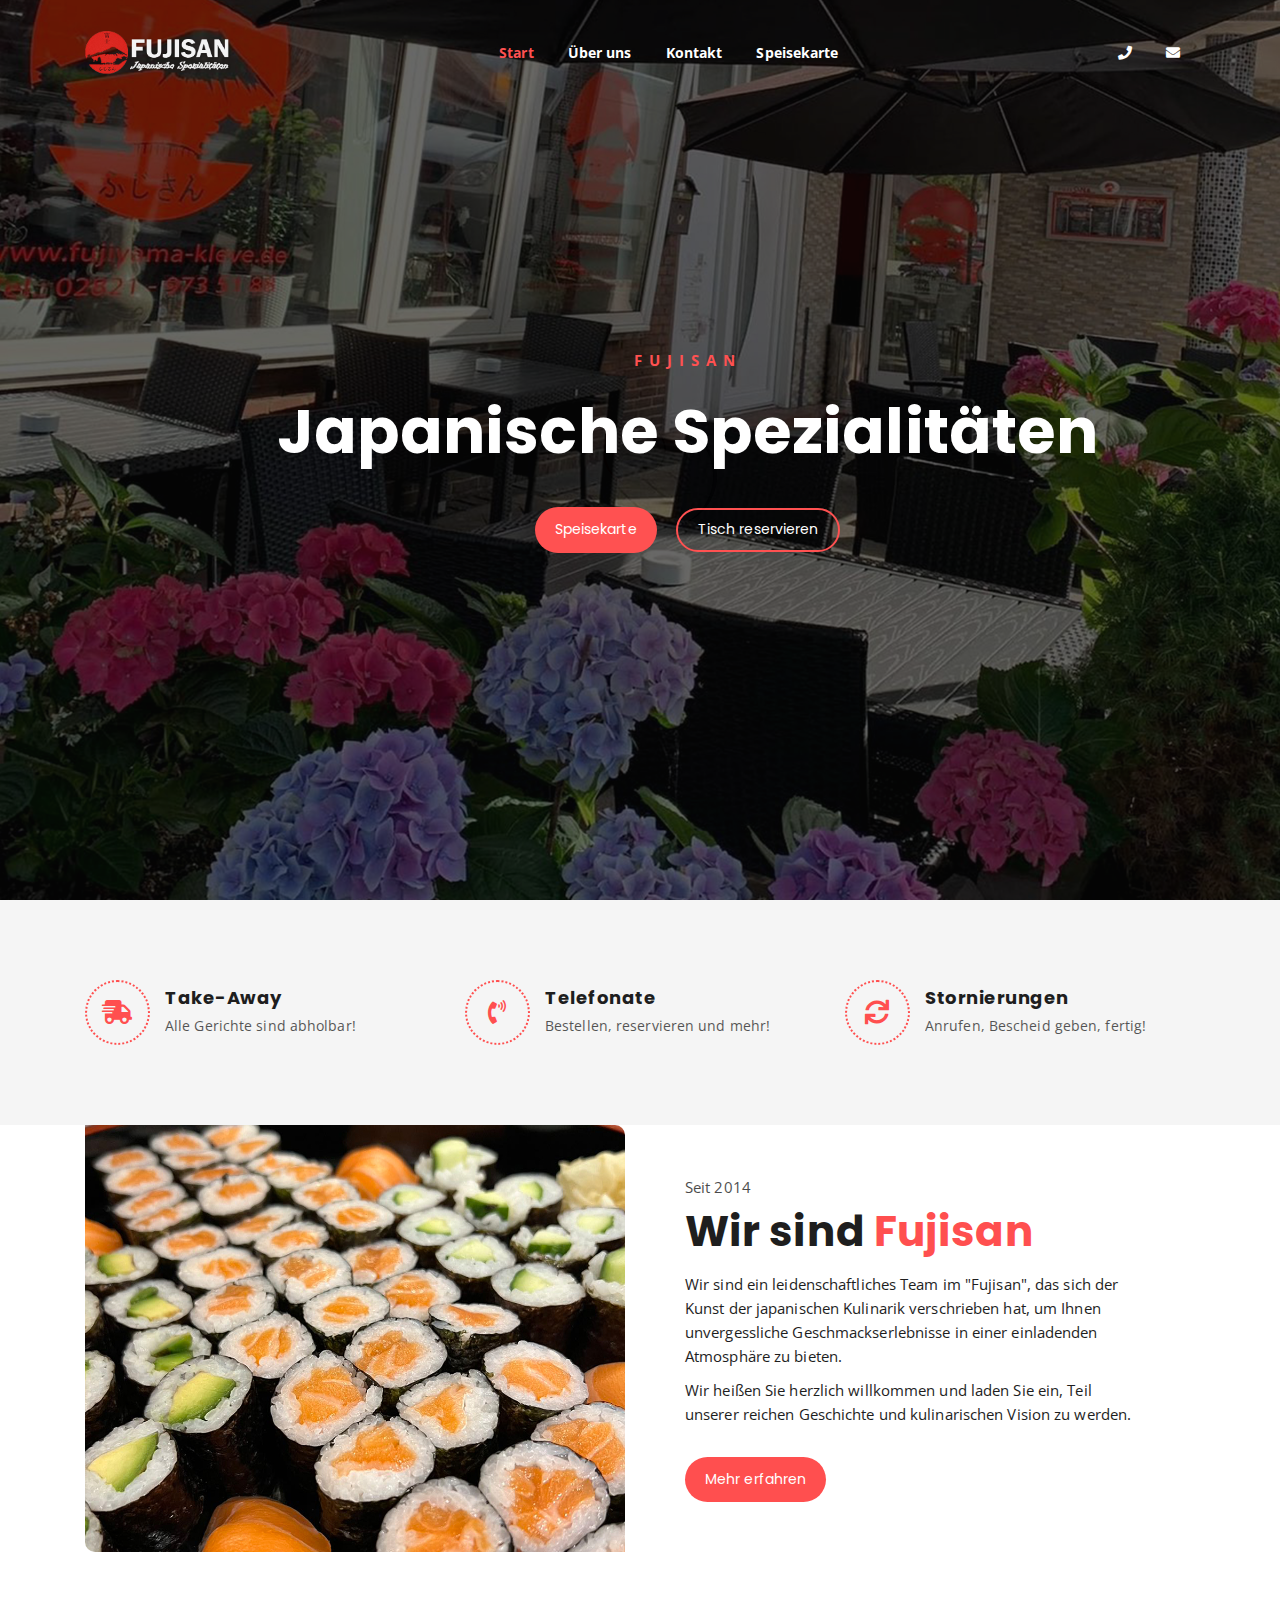
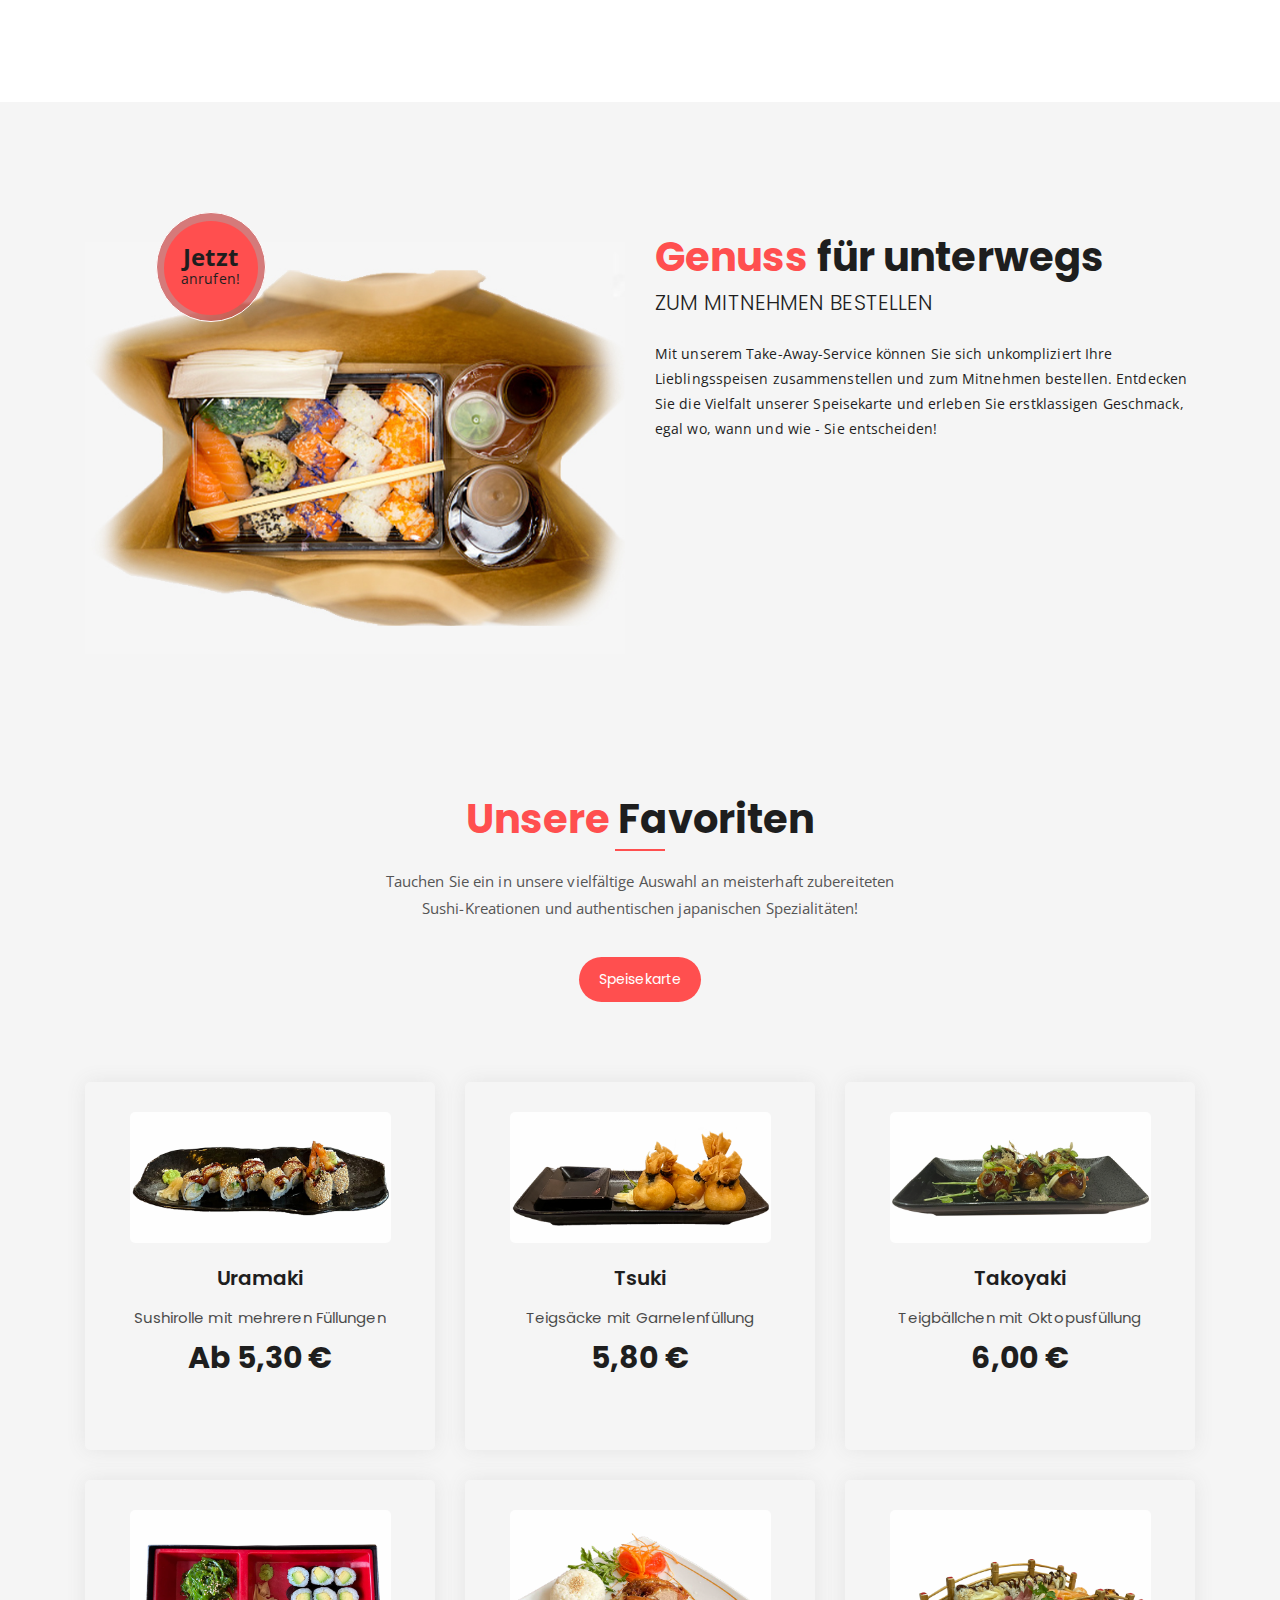
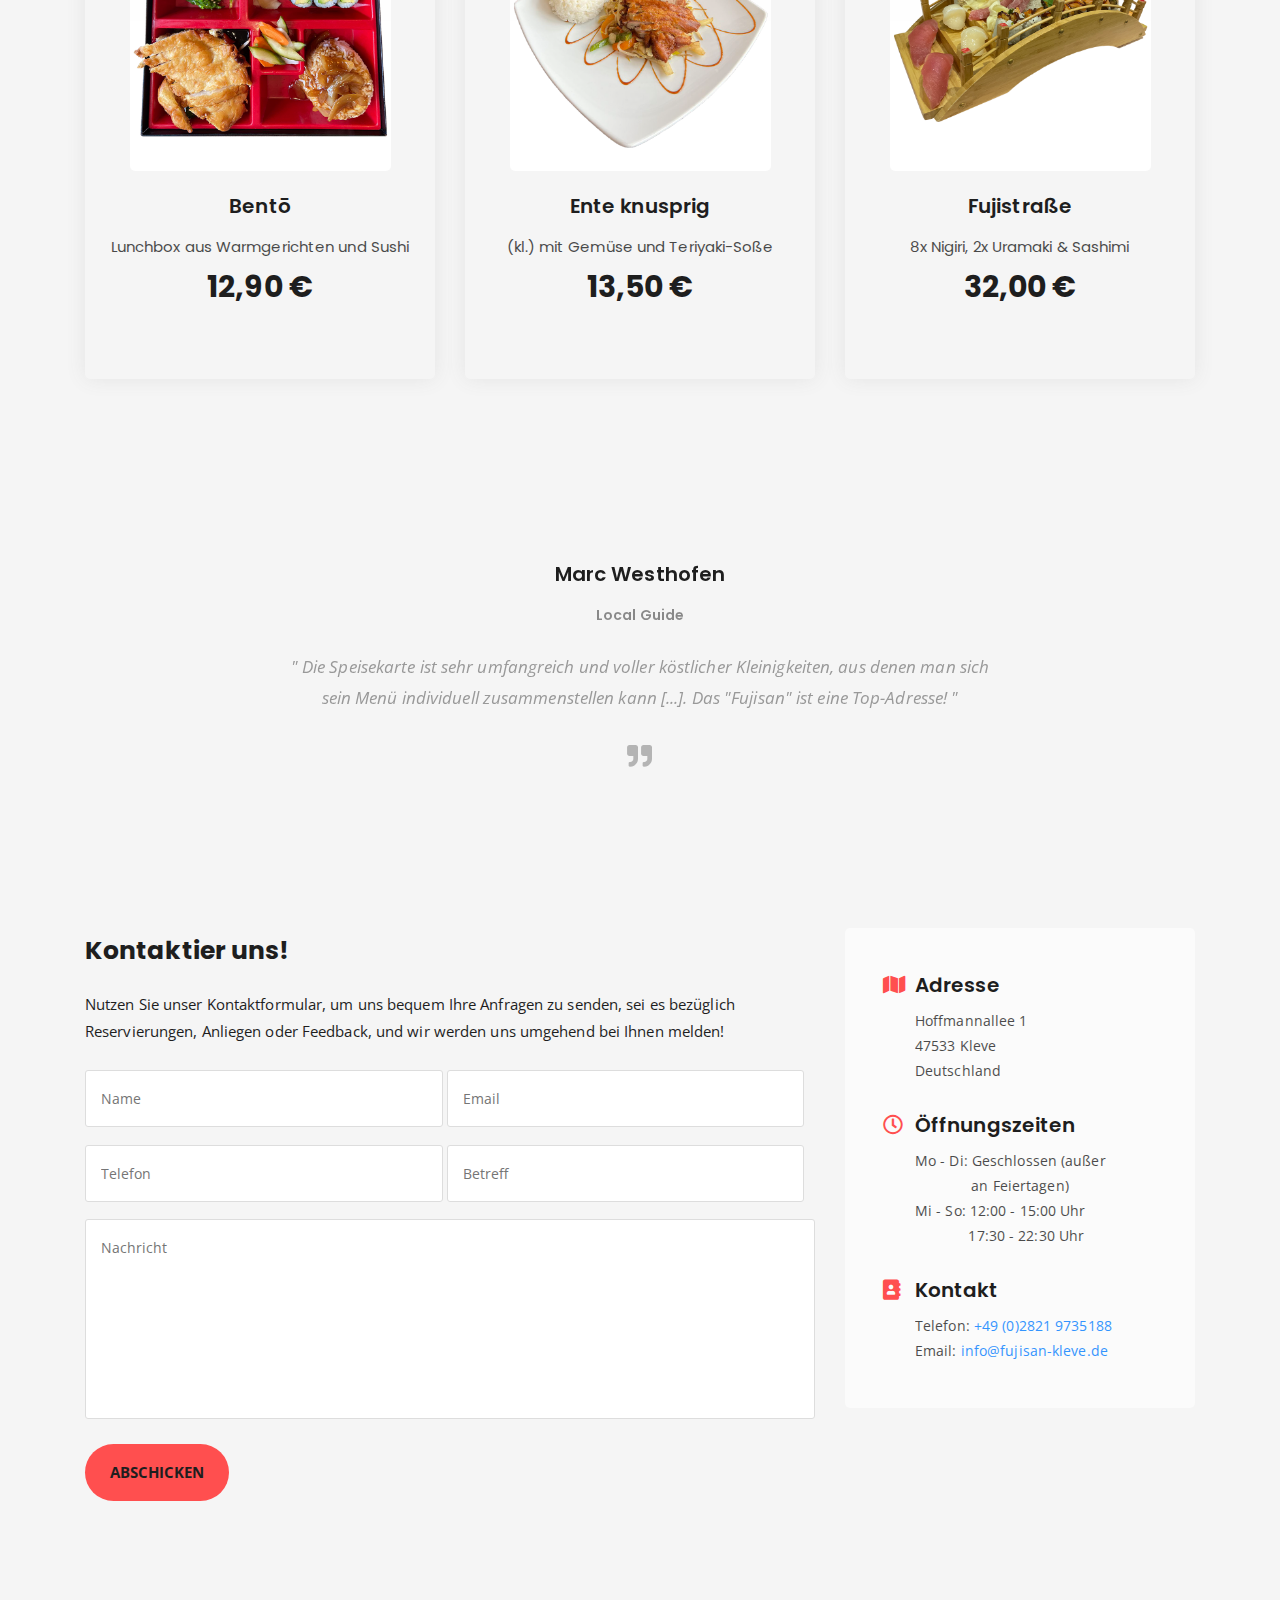
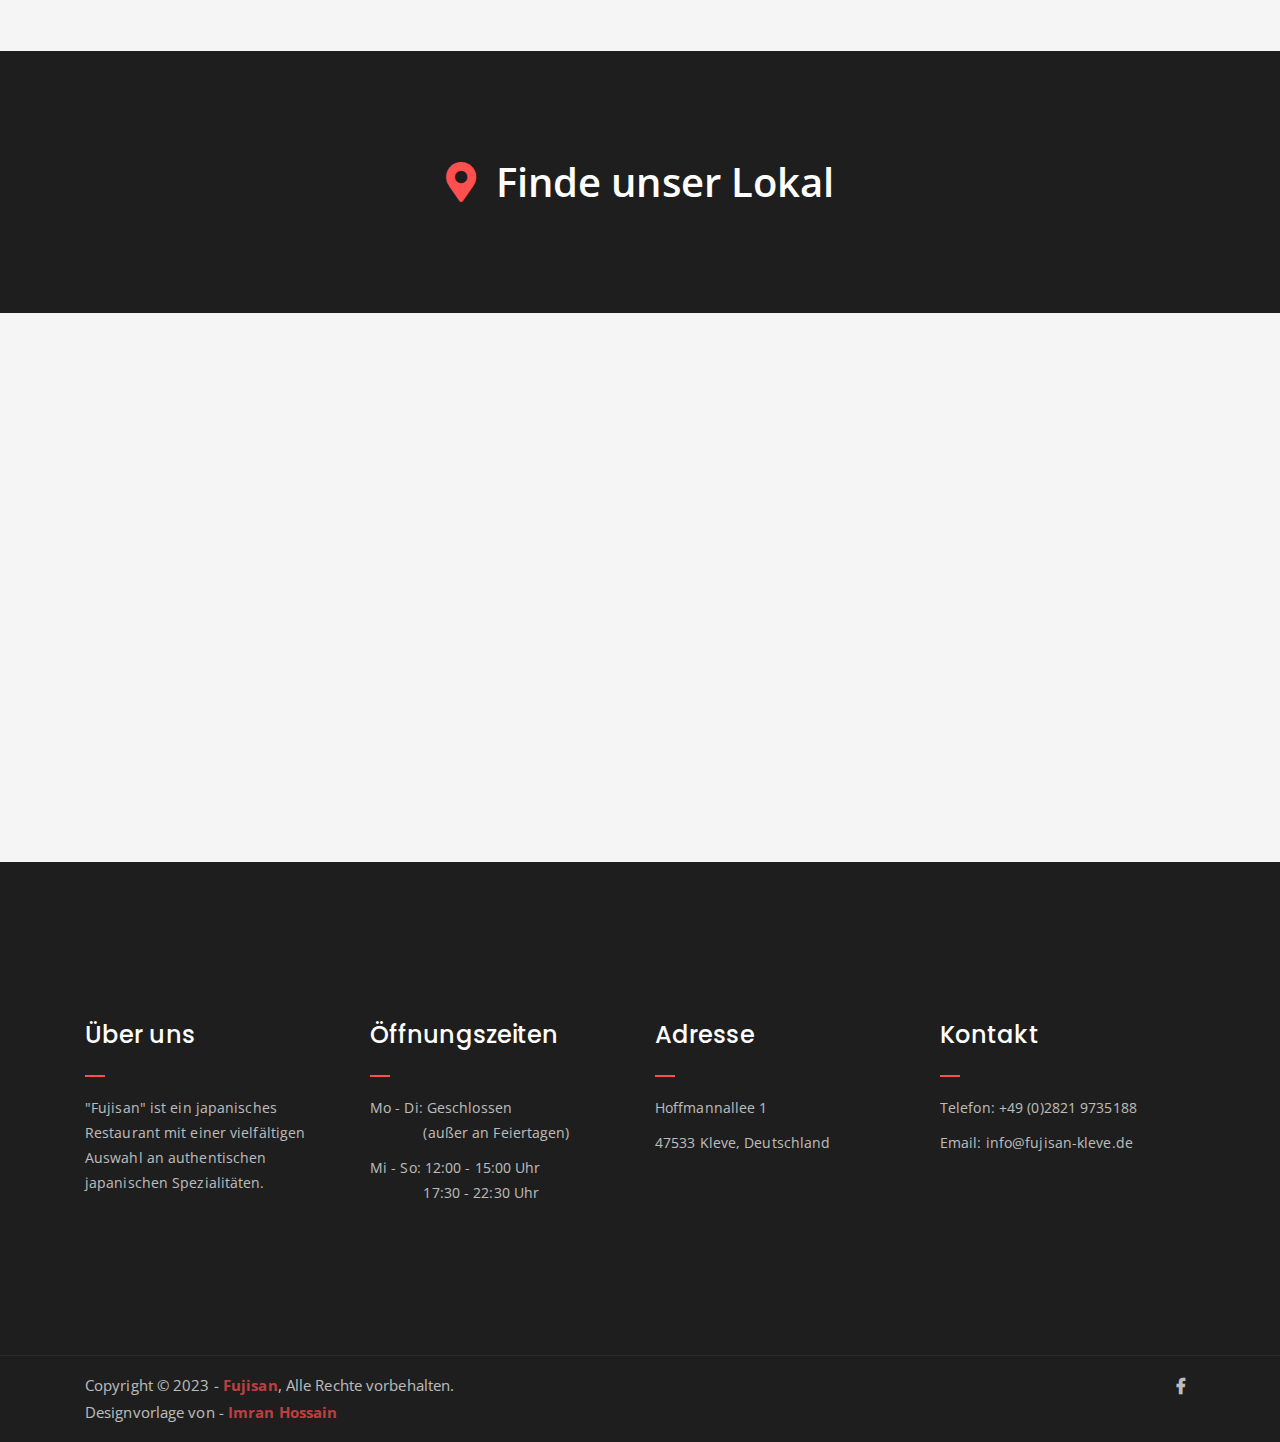
<file: index.html>
<!DOCTYPE html>
<html lang="en">
<head>
	<meta charset="UTF-8">
	<meta http-equiv="X-UA-Compatible" content="IE=edge">
	<meta name="viewport" content="width=device-width, initial-scale=1">
	<meta name="description" content="Responsive Bootstrap4 Shop Template, Created by Imran Hossain from https://imransdesign.com/">

	<!-- title -->
	<title>Fujisan</title>

	<!-- favicon -->
	<link rel="shortcut icon" type="image/png" href="assets/img/favicon.png">
	<!-- google font -->
	<link href="https://fonts.googleapis.com/css?family=Open+Sans:300,400,700" rel="stylesheet">
	<link href="https://fonts.googleapis.com/css?family=Poppins:400,700&display=swap" rel="stylesheet">
	<!-- fontawesome -->
	<link rel="stylesheet" href="assets/css/all.min.css">
	<!-- bootstrap -->
	<link rel="stylesheet" href="assets/bootstrap/css/bootstrap.min.css">
	<!-- owl carousel -->
	<link rel="stylesheet" href="assets/css/owl.carousel.css">
	<!-- magnific popup -->
	<link rel="stylesheet" href="assets/css/magnific-popup.css">
	<!-- animate css -->
	<link rel="stylesheet" href="assets/css/animate.css">
	<!-- mean menu css -->
	<link rel="stylesheet" href="assets/css/meanmenu.min.css">
	<!-- main style -->
	<link rel="stylesheet" href="assets/css/main.css">
	<!-- responsive -->
	<link rel="stylesheet" href="assets/css/responsive.css">

</head>
<body>
	
	<!--PreLoader-->
    <div class="loader">
        <div class="loader-inner">
            <div class="circle"></div>
        </div>
    </div>
    <!--PreLoader Ends-->
	
	<!-- header -->
	<div class="top-header-area" id="sticker">
		<div class="container">
			<div class="row">
				<div class="col-lg-12 col-sm-12 text-center">
					<div class="main-menu-wrap">
						<!-- logo -->
						<div class="site-logo">
							<a href="index.html">
								<img src="assets/img/logo.png" alt="">
							</a>
						</div>
						<!-- logo -->

						<!-- menu start -->
						<nav class="main-menu">
							<ul>
								<li class="current-list-item"><a href="index.html">Start</a></li>
								<li><a href="about.html">Über uns</a></li>
								<li><a href="contact.html">Kontakt</a></li>
								<li><a href="shop.html">Speisekarte</a></li>
								<li>
									<div class="header-icons">
										<a class="mobile-hide search-bar-icon" href="tel:+4928219735188"><i class="fa fa-phone"></i></a>
										<a class="mobile-hide search-bar-icon" href="mailto:info@fujisan-kleve.de"><i class="fas fa-envelope"></i></a>
									</div>
								</li>
							</ul>
						</nav>
						<a class="mobile-show search-bar-icon" href="tel:+4928219735188"><i class="fa fa-phone"></i></a>
						<div class="mobile-menu"></div>
						<!-- menu end -->
					</div>
				</div>
			</div>
		</div>
	</div>
	<!-- end header -->

	<!-- hero area -->
	<div class="hero-area hero-bg">
		<div class="container">
			<div class="row">
				<div class="col-lg-9 offset-lg-2 text-center">
					<div class="hero-text">
						<div class="hero-text-tablecell">
							<p class="subtitle">Fujisan</p>
							<h1>Japanische Spezialitäten</h1>
							<div class="hero-btns">
								<a href="shop.html" class="boxed-btn">Speisekarte</a>
								<a href="contact.html" class="bordered-btn">Tisch reservieren</a>
							</div>
						</div>
					</div>
				</div>
			</div>
		</div>
	</div>
	<!-- end hero area -->

	<!-- features list section -->
	<div class="list-section pt-80 pb-80">
		<div class="container">

			<div class="row">
				<div class="col-lg-4 col-md-6 mb-4 mb-lg-0">
					<div class="list-box d-flex align-items-center">
						<div class="list-icon">
							<i class="fas fa-shipping-fast"></i>
						</div>
						<div class="content">
							<h3>Take-Away</h3>
							<p>Alle Gerichte sind abholbar!</p>
						</div>
					</div>
				</div>
				<div class="col-lg-4 col-md-6 mb-4 mb-lg-0">
					<div class="list-box d-flex align-items-center">
						<div class="list-icon">
							<i class="fas fa-phone-volume"></i>
						</div>
						<div class="content">
							<h3>Telefonate</h3>
							<p>Bestellen, reservieren und mehr!</p>
						</div>
					</div>
				</div>
				<div class="col-lg-4 col-md-6">
					<div class="list-box d-flex justify-content-start align-items-center">
						<div class="list-icon">
							<i class="fas fa-sync"></i>
						</div>
						<div class="content">
							<h3>Stornierungen</h3>
							<p>Anrufen, Bescheid geben, fertig!</p>
						</div>
					</div>
				</div>
			</div>

		</div>
	</div>
	<!-- end features list section -->

	<!-- advertisement section -->
	<div class="abt-section mb-150">
		<div class="container">
			<div class="row">
				
				<div class="col-lg-6 col-md-12">
					 
					<div class="abt-bg">
						<!--<a href="https://www.youtube.com/watch?v=DBLlFWYcIGQ" class="video-play-btn popup-youtube"><i class="fas fa-play"></i></a>-->
					</div>
					
				</div>
				
				<div class="col-lg-6 col-md-12">
					<div class="abt-text">
						<p class="top-sub">Seit 2014</p>
						<h2>Wir sind <span class="orange-text">Fujisan</span></h2>
						<p>Wir sind ein leidenschaftliches Team im "Fujisan",
							das sich der Kunst der japanischen Kulinarik verschrieben hat,
							um Ihnen unvergessliche Geschmackserlebnisse in einer einladenden Atmosphäre zu bieten.</p>
						<p>Wir heißen Sie herzlich willkommen und laden Sie ein,
							Teil unserer reichen Geschichte und kulinarischen Vision zu werden.</p>
						<a href="about.html" class="boxed-btn mt-4">Mehr erfahren</a>
					</div>
				</div>
			</div>
		</div>
	</div>
	<!-- end advertisement section -->

	<!-- cart banner section -->
	<section class="cart-banner pt-100 pb-100">
    	<div class="container">
        	<div class="row clearfix">
            	<!--Image Column-->
            	<div class="image-column col-lg-6">
                	<div class="image">
                    	<div class="price-box">
                        	<div class="inner-price">
                                <span class="price">
                                    <strong>Jetzt</strong> <br> anrufen!
                                </span>
                            </div>
                        </div>
                    	<img src="assets/img/a.jpg" alt="">
                    </div>
                </div>
                <!--Content Column-->
                <div class="content-column col-lg-6">
					<h3><span class="orange-text">Genuss</span> für unterwegs</h3>
                    <h4>Zum Mitnehmen bestellen</h4>
                    <div class="text">Mit unserem Take-Away-Service können Sie sich unkompliziert Ihre Lieblingsspeisen zusammenstellen und zum Mitnehmen bestellen.
						Entdecken Sie die Vielfalt unserer Speisekarte und erleben Sie erstklassigen Geschmack, egal wo, wann und wie - Sie entscheiden!</div>
                </div>
            </div>
        </div>
    <!-- end cart banner section -->

	<!-- product section -->
	<div class="product-section mt-150 mb-150">
		<div class="container">
			<div class="row">
				<div class="col-lg-8 offset-lg-2 text-center">
					<div class="section-title">	
						<h3><span class="orange-text">Unsere</span> Favoriten</h3>
						<p>Tauchen Sie ein in unsere vielfältige Auswahl an meisterhaft zubereiteten Sushi-Kreationen und authentischen japanischen Spezialitäten!</p>
						<div class="hero-btns">
							<a href="shop.html" class="boxed-btn">Speisekarte</a>
						</div>
					</div>
					
				</div>
			</div>

			<div class="row">
				<div class="col-lg-4 col-md-6 text-center">
					<div class="single-product-item">
						<div class="product-image">
							<a href="single-product.html"><img src="assets/img/products/tempura-california.png" alt=""></a>
						</div>
						<h3>Uramaki</h3>
						<p class="product-price"><span>Sushirolle mit mehreren Füllungen</span> Ab 5,30 € </p>
					</div>
				</div>
				<div class="col-lg-4 col-md-6 text-center">
					<div class="single-product-item">
						<div class="product-image">
							<a href="single-product.html"><img src="assets/img/products/tsuki.png" alt=""></a>
						</div>
						<h3>Tsuki</h3>
						<p class="product-price"><span>Teigsäcke mit Garnelenfüllung</span> 5,80 € </p>
					</div>
				</div>
				<div class="col-lg-4 col-md-6 text-center">
					<div class="single-product-item">
						<div class="product-image">
							<a href="single-product.html"><img src="assets/img/products/takoyaki.png" alt=""></a>
						</div>
						<h3>Takoyaki</h3>
						<p class="product-price"><span>Teigbällchen mit Oktopusfüllung</span> 6,00 € </p>
					</div>
				</div>
				<!-- <div class="col-lg-4 col-md-6 offset-md-3 offset-lg-0 text-center"> -->
				<div class="col-lg-4 col-md-6 text-center">
					<div class="single-product-item">
						<div class="product-image">
							<a href="single-product.html"><img src="assets/img/products/bento.png" alt=""></a>
						</div>
						<h3>Bentō</h3>
						<p class="product-price"><span>Lunchbox aus Warmgerichten und Sushi</span> 12,90 € </p>
					</div>
				</div>
				<div class="col-lg-4 col-md-6 text-center">
					<div class="single-product-item">
						<div class="product-image">
							<a href="single-product.html"><img src="assets/img/products/kleine-ente.png" alt=""></a>
						</div>
						<h3>Ente knusprig</h3>
						<p class="product-price"><span>(kl.) mit Gemüse und Teriyaki-Soße</span> 13,50 € </p>
					</div>
				</div>
				<div class="col-lg-4 col-md-6 text-center">
					<div class="single-product-item">
						<div class="product-image">
							<a href="single-product.html"><img src="assets/img/products/product-img-1.png" alt=""></a>
						</div>
						<h3>Fujistraße</h3>
						<p class="product-price"><span>8x Nigiri, 2x Uramaki & Sashimi</span> 32,00 € </p>
					</div>
				</div>
			</div>
		</div>
	</div>
	<!-- end product section -->

	<!-- testimonail-section -->
	<div class="testimonail-section mt-150 mb-150">
		<div class="container">
			<div class="row">
				<div class="col-lg-10 offset-lg-1 text-center">
					<div class="testimonial-sliders">

						<div class="single-testimonial-slider">
							<div class="client-meta">
								<h3>Marc Westhofen <span>Local Guide</span></h3>
								<p class="testimonial-body">
									" Die Speisekarte ist sehr umfangreich und voller köstlicher Kleinigkeiten,
									aus denen man sich sein Menü individuell zusammenstellen kann [...]. 
									Das "Fujisan" ist eine Top-Adresse! "
								</p>
								<div class="last-icon">
									<i class="fas fa-quote-right"></i>
								</div>
							</div>
						</div>

						<div class="single-testimonial-slider">
							<div class="client-meta">
								<h3>Torsten Kurzmann <span>Local Guide</span></h3>
								<p class="testimonial-body">
									" Hier gibt es sehr gutes japanisches Essen zu einem vernünftigen Preis [...]. 
									Dies ist eins der besten Lokale in Kleve, sehr zu empfehlen! "
								</p>
								<div class="last-icon">
									<i class="fas fa-quote-right"></i>
								</div>
							</div>
						</div>

						<div class="single-testimonial-slider">
							<!-- 
							<div class="client-avater">
								<img src="assets/img/avaters/avatar3.png" alt="">
							</div>
							-->
							<div class="client-meta">
								<h3>Beatrice Bruins <span>Local Guide</span></h3>
								<p class="testimonial-body">
									" Sehr gutes und frisches Sushi!
									Das Restaurant hat eine angenehme Atmosphäre und wird perfekt durch die freundlichen und zuvorkommenden Mitarbeiter abgerundet. "
								</p>
								<div class="last-icon">
									<i class="fas fa-quote-right"></i>
								</div>
							</div>
						</div>
						
					</div>
				</div>
			</div>
		</div>
	</div>
	<!-- end testimonail-section -->

	<!-- contact form -->
	<div class="contact-from-section mt-150 mb-150">
		<div class="container">
			<div class="row">
				<div class="col-lg-8 mb-5 mb-lg-0">
					<div class="form-title">
						<h2>Kontaktier uns!</h2>
						<p>Nutzen Sie unser Kontaktformular, um uns bequem Ihre Anfragen zu senden,
							sei es bezüglich Reservierungen, Anliegen oder Feedback, und wir werden uns umgehend bei Ihnen melden!</p>
					</div>
				 	<div id="form_status"></div>
					<div class="contact-form">
						<form type="POST" id="fruitkha-contact" onSubmit="return valid_datas( this );">
							<p>
								<input type="text" placeholder="Name" name="name" id="name">
								<input type="email" placeholder="Email" name="email" id="email">
							</p>
							<p>
								<input type="tel" placeholder="Telefon" name="phone" id="phone">
								<input type="text" placeholder="Betreff" name="subject" id="subject">
							</p>
							<p><textarea name="message" id="message" cols="30" rows="10" placeholder="Nachricht"></textarea></p>
							<input type="hidden" name="token" value="FsWga4&@f6aw" />
							<p><input type="submit" value="Abschicken"></p>
						</form>
					</div>
				</div>
				<div class="col-lg-4">
					<div class="contact-form-wrap">
						<div class="contact-form-box">
							<h4><i class="fas fa-map"></i> Adresse</h4>
							<p>Hoffmannallee 1 <br> 47533 Kleve <br> Deutschland</p>
						</div>
						<div class="contact-form-box">
							<h4><i class="far fa-clock"></i> Öffnungszeiten</h4>
							<p>Mo - Di: Geschlossen (außer<br> &emsp;&emsp;&emsp;&emsp;an Feiertagen) <br>
								Mi - So: 12:00 - 15:00 Uhr <br> &emsp;&emsp;&emsp;&ensp; 17:30 - 22:30 Uhr </p>
						</div>
						<div class="contact-form-box">
							<h4><i class="fas fa-address-book"></i> Kontakt</h4>
							<p>Telefon: <a href="tel:+4928219735188">+49 (0)2821 9735188</a> <br>
								 Email: <a href="mailto:info@fujisan-kleve.de">info@fujisan-kleve.de</a></p>
						</div>
					</div>
				</div>
			</div>
		</div>
	</div>
	<!-- end contact form -->

	<!-- find our location -->
	<div class="find-location blue-bg">
		<div class="container">
			<div class="row">
				<div class="col-lg-12 text-center">
					<p> <i class="fas fa-map-marker-alt"></i> Finde unser Lokal</p>
				</div>
			</div>
		</div>
	</div>
	<!-- end find our location -->

	<!-- google map section -->
	<div class="embed-responsive embed-responsive-21by9">
		<iframe src="https://www.google.com/maps/embed?pb=!1m18!1m12!1m3!1d2468.3158331580858!2d6.12825807663658!3d51.782113571877126!2m3!1f0!2f0!3f0!3m2!1i1024!2i768!4f13.1!3m3!1m2!1s0x47c7740166a9cfa7%3A0x1401f3c2adb8dbfa!2sFuji%20San!5e0!3m2!1sde!2sde!4v1692970105271!5m2!1sde!2sde" width="600" height="450" frameborder="0" style="border:0;" allowfullscreen="" class="embed-responsive-item"></iframe>
	</div>
	<!-- end google map section -->

	<!-- footer -->
	<div class="footer-area">
		<div class="container">
			<div class="row">
				<div class="col-lg-3 col-md-6">
					<div class="footer-box about-widget">
						<h2 class="widget-title">Über uns</h2>
						<p> "Fujisan" ist ein japanisches Restaurant mit einer vielfältigen Auswahl an authentischen japanischen Spezialitäten.</p>
					</div>
				</div>
				<div class="col-lg-3 col-md-6">
					<div class="footer-box get-in-touch">
						<h2 class="widget-title">Öffnungszeiten</h2>
						<ul>
							<li>Mo - Di: Geschlossen <br> &emsp;&emsp;&emsp;&ensp; (außer an Feiertagen)</li>
							<li>Mi - So: 12:00 - 15:00 Uhr <br> &emsp;&emsp;&emsp;&ensp; 17:30 - 22:30 Uhr</li>
						</ul>
					</div>
				</div>
				<div class="col-lg-3 col-md-6">
					<div class="footer-box get-in-touch">
						<h2 class="widget-title">Adresse</h2>
						<ul>
							<li>Hoffmannallee 1</li>
							<li>47533 Kleve, Deutschland</li>
						</ul>
					</div>
				</div>
				<div class="col-lg-3 col-md-6">
					<div class="footer-box get-in-touch">
						<h2 class="widget-title">Kontakt</h2>
						<ul>
							<li>Telefon: <a href="tel:+4928219735188">+49 (0)2821 9735188</a></li>
							<li>Email: <a href="mailto:info@fujisan-kleve.de">info@fujisan-kleve.de</a></li>
						</ul>
					</div>
				</div>
			</div>
		</div>
	</div>
	<!-- end footer -->
	
	<!-- copyright -->
	<div class="copyright">
		<div class="container">
			<div class="row">
				<div class="col-lg-6 col-md-12">
					<p>Copyright &copy; 2023 - <a href="https://www.fujisan-kleve.de/">Fujisan</a>,  Alle Rechte vorbehalten.<br>
						Designvorlage von - <a href="https://imransdesign.com/">Imran Hossain</a>
					</p>
				</div>
				<div class="col-lg-6 text-right col-md-12">
					<div class="social-icons">
						<ul>
							<li><a href="https://www.facebook.com/fujiyamakleve/" target="_blank"><i class="fab fa-facebook-f"></i></a></li>
							<!-- <li><a href="#" target="_blank"><i class="fab fa-twitter"></i></a></li> -->
							<!-- <li><a href="#" target="_blank"><i class="fab fa-instagram"></i></a></li> -->
							<!-- <li><a href="#" target="_blank"><i class="fab fa-linkedin"></i></a></li> -->
							<!-- <li><a href="#" target="_blank"><i class="fab fa-dribbble"></i></a></li> -->
						</ul>
					</div>
				</div>
			</div>
		</div>
	</div>
	<!-- end copyright -->
	
	<!-- jquery -->
	<script src="assets/js/jquery-1.11.3.min.js"></script>
	<!-- bootstrap -->
	<script src="assets/bootstrap/js/bootstrap.min.js"></script>
	<!-- count down -->
	<script src="assets/js/jquery.countdown.js"></script>
	<!-- isotope -->
	<script src="assets/js/jquery.isotope-3.0.6.min.js"></script>
	<!-- waypoints -->
	<script src="assets/js/waypoints.js"></script>
	<!-- owl carousel -->
	<script src="assets/js/owl.carousel.min.js"></script>
	<!-- magnific popup -->
	<script src="assets/js/jquery.magnific-popup.min.js"></script>
	<!-- mean menu -->
	<script src="assets/js/jquery.meanmenu.min.js"></script>
	<!-- sticker js -->
	<script src="assets/js/sticker.js"></script>
	<!-- form validation js -->
	<script src="assets/js/form-validate.js"></script>
	<!-- main js -->
	<script src="assets/js/main.js"></script>
	
</body>
</html>
</file>
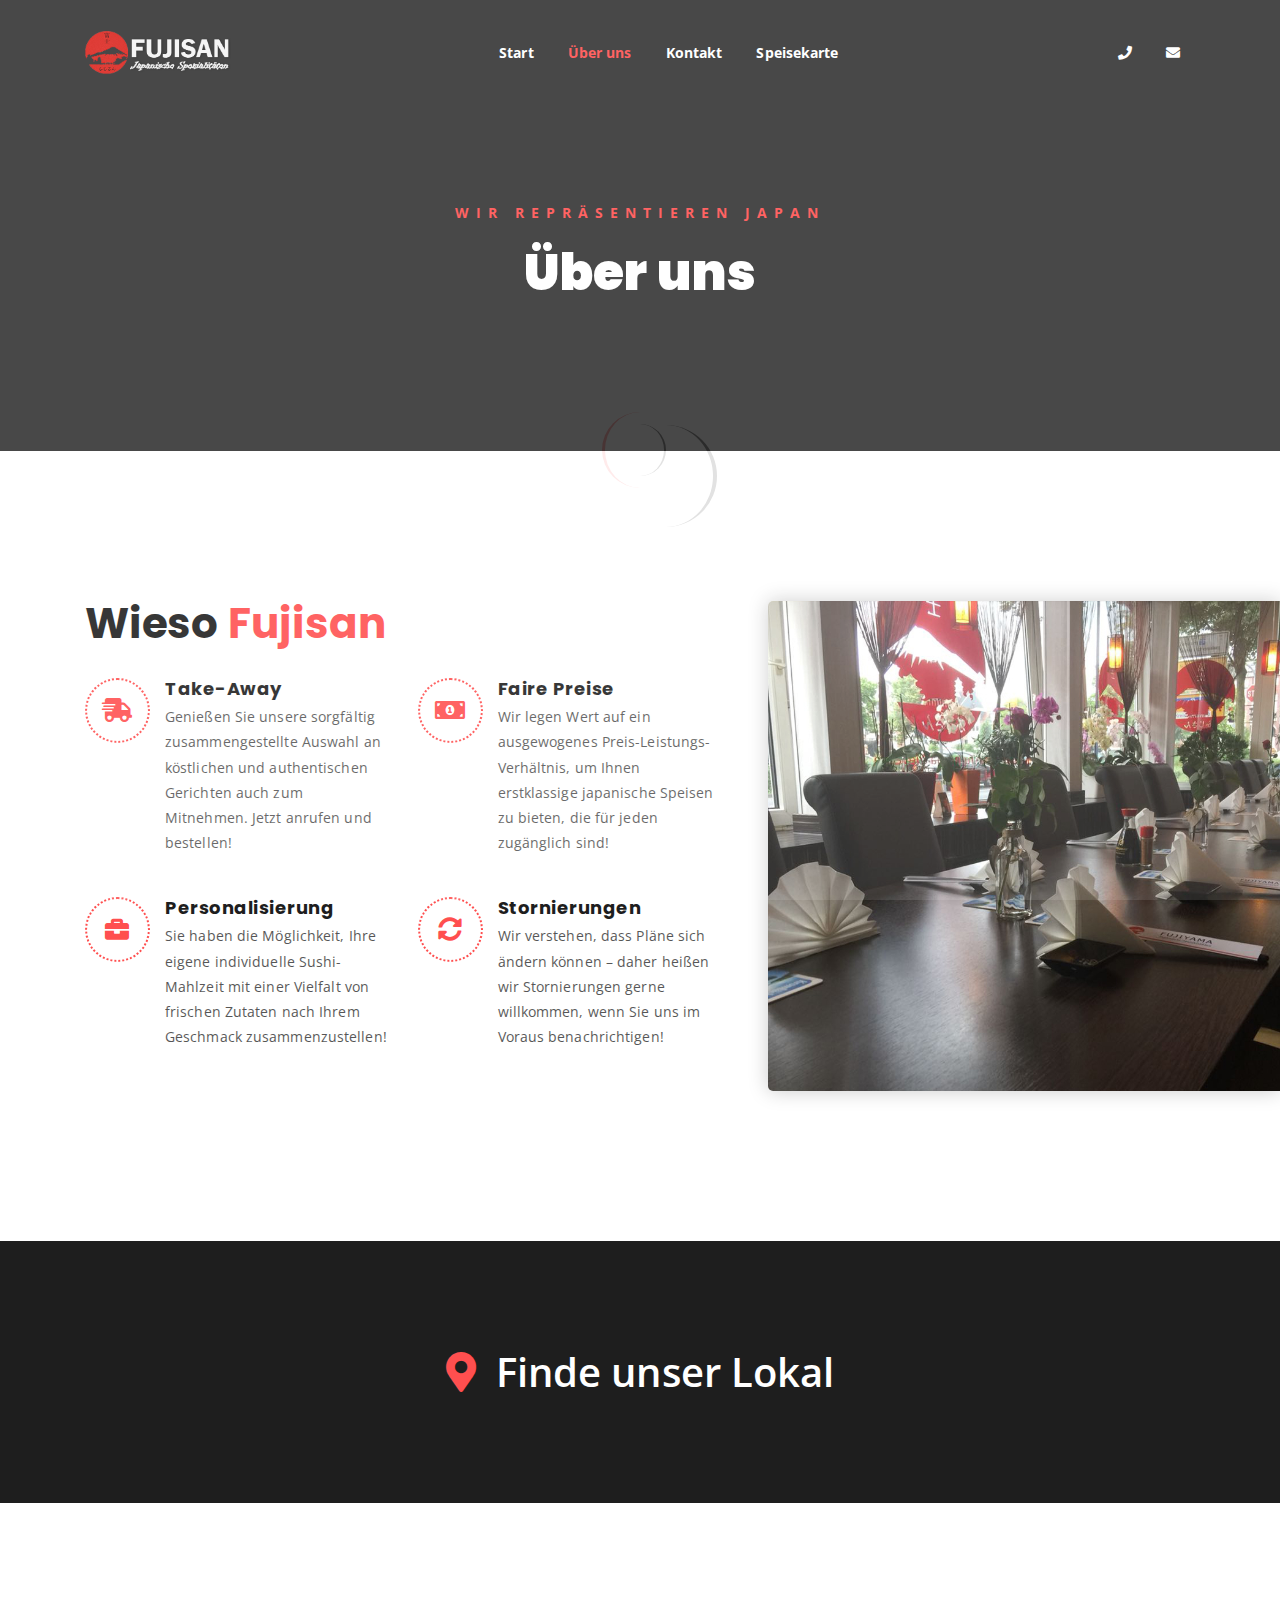
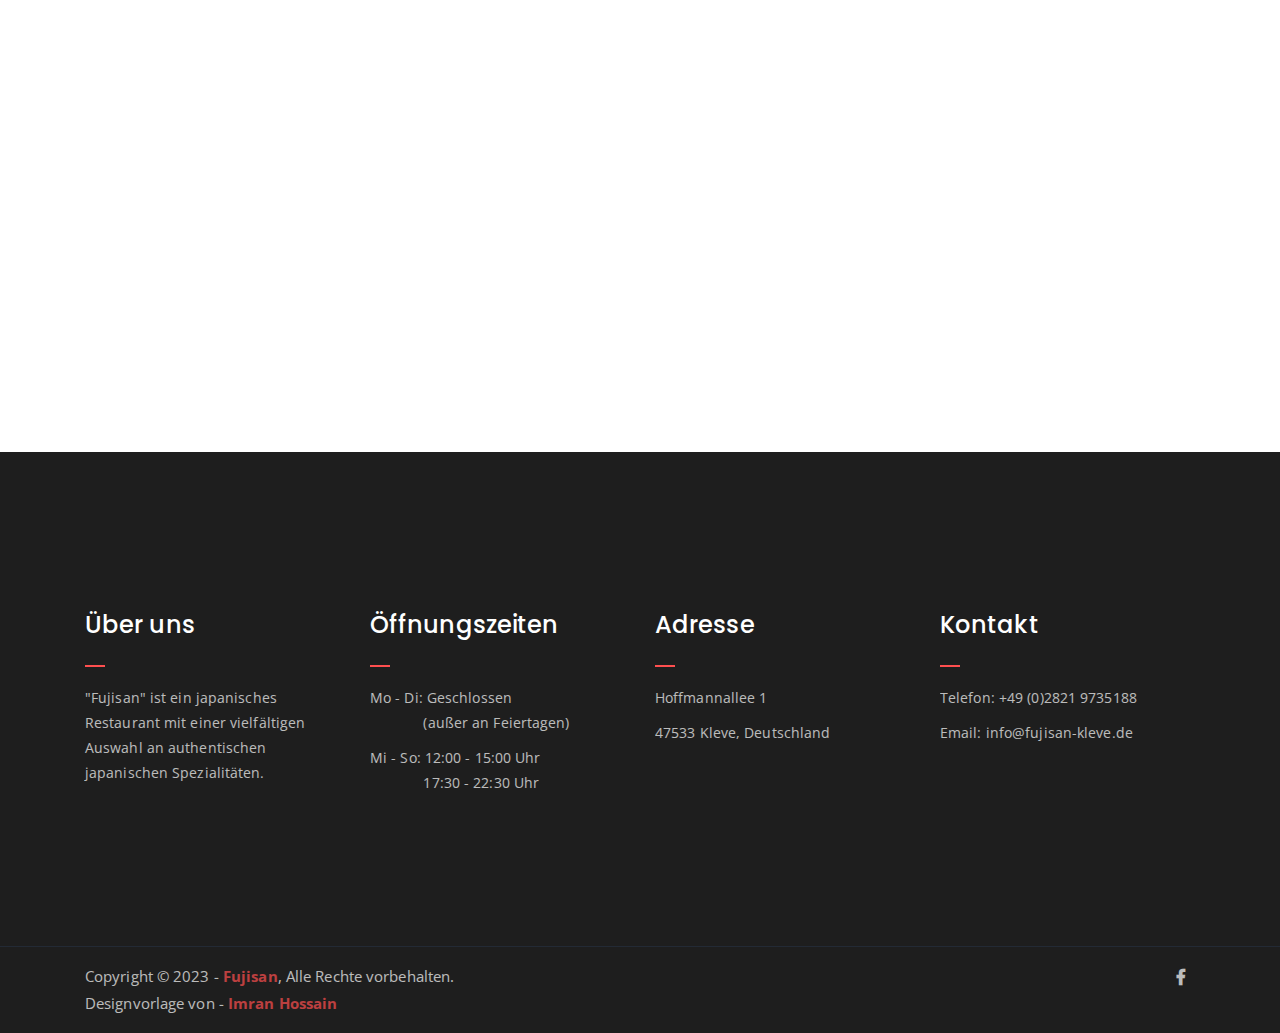
<file: about.html>
<!DOCTYPE html>
<html lang="en">
<head>
	<meta charset="UTF-8">
	<meta http-equiv="X-UA-Compatible" content="IE=edge">
	<meta name="viewport" content="width=device-width, initial-scale=1">
	<meta name="description" content="Responsive Bootstrap4 Shop Template, Created by Imran Hossain from https://imransdesign.com/">

	<!-- title -->
	<title>Über uns - Fujisan</title>

	<!-- favicon -->
	<link rel="shortcut icon" type="image/png" href="assets/img/favicon.png">
	<!-- google font -->
	<link href="https://fonts.googleapis.com/css?family=Open+Sans:300,400,700" rel="stylesheet">
	<link href="https://fonts.googleapis.com/css?family=Poppins:400,700&display=swap" rel="stylesheet">
	<!-- fontawesome -->
	<link rel="stylesheet" href="assets/css/all.min.css">
	<!-- bootstrap -->
	<link rel="stylesheet" href="assets/bootstrap/css/bootstrap.min.css">
	<!-- owl carousel -->
	<link rel="stylesheet" href="assets/css/owl.carousel.css">
	<!-- magnific popup -->
	<link rel="stylesheet" href="assets/css/magnific-popup.css">
	<!-- animate css -->
	<link rel="stylesheet" href="assets/css/animate.css">
	<!-- mean menu css -->
	<link rel="stylesheet" href="assets/css/meanmenu.min.css">
	<!-- main style -->
	<link rel="stylesheet" href="assets/css/main.css">
	<!-- responsive -->
	<link rel="stylesheet" href="assets/css/responsive.css">

</head>
<body>
	
	<!--PreLoader-->
    <div class="loader">
        <div class="loader-inner">
            <div class="circle"></div>
        </div>
    </div>
    <!--PreLoader Ends-->
	
	<!-- header -->
	<div class="top-header-area" id="sticker">
		<div class="container">
			<div class="row">
				<div class="col-lg-12 col-sm-12 text-center">
					<div class="main-menu-wrap">
						<!-- logo -->
						<div class="site-logo">
							<a href="index.html">
								<img src="assets/img/logo.png" alt="">
							</a>
						</div>
						<!-- logo -->

						<!-- menu start -->
						<nav class="main-menu">
							<ul>
								<li><a href="index.html">Start</a></li>
								<li class="current-list-item"><a href="about.html">Über uns</a></li>
								<li><a href="contact.html">Kontakt</a></li>
								<li><a href="shop.html">Speisekarte</a></li>
								<li>
									<div class="header-icons">
										<a class="mobile-hide search-bar-icon" href="tel:+4928219735188"><i class="fa fa-phone"></i></a>
										<a class="mobile-hide search-bar-icon" href="mailto:info@fujisan-kleve.de"><i class="fas fa-envelope"></i></a>
									</div>
								</li>
							</ul>
						</nav>
						<a class="mobile-show search-bar-icon" href="tel:+4928219735188"><i class="fa fa-phone"></i></a>
						<div class="mobile-menu"></div>
						<!-- menu end -->
					</div>
				</div>
			</div>
		</div>
	</div>
	<!-- end header -->
	
	<!-- breadcrumb-section -->
	<div class="breadcrumb-section breadcrumb-bg">
		<div class="container">
			<div class="row">
				<div class="col-lg-8 offset-lg-2 text-center">
					<div class="breadcrumb-text">
						<p>Wir repräsentieren Japan</p>
						<h1>Über uns</h1>
					</div>
				</div>
			</div>
		</div>
	</div>
	<!-- end breadcrumb section -->

	<!-- featured section -->
	<div class="feature-bg">
		<div class="container">
			<div class="row">
				<div class="col-lg-7">
					<div class="featured-text">
						<h2 class="pb-3">Wieso <span class="orange-text">Fujisan</span></h2>
						<div class="row">
							<div class="col-lg-6 col-md-6 mb-4 mb-md-5">
								<div class="list-box d-flex">
									<div class="list-icon">
										<i class="fas fa-shipping-fast"></i>
									</div>
									<div class="content">
										<h3>Take-Away</h3>
										<p>Genießen Sie unsere sorgfältig zusammengestellte Auswahl an köstlichen und authentischen Gerichten auch zum Mitnehmen. Jetzt anrufen und bestellen!</p>
									</div>
								</div>
							</div>
							<div class="col-lg-6 col-md-6 mb-5 mb-md-5">
								<div class="list-box d-flex">
									<div class="list-icon">
										<i class="fas fa-money-bill-alt"></i>
									</div>
									<div class="content">
										<h3>Faire Preise</h3>
										<p>Wir legen Wert auf ein ausgewogenes Preis-Leistungs-Verhältnis, um Ihnen erstklassige japanische Speisen zu bieten, die für jeden zugänglich sind!</p>
									</div>
								</div>
							</div>
							<div class="col-lg-6 col-md-6 mb-5 mb-md-5">
								<div class="list-box d-flex">
									<div class="list-icon">
										<i class="fas fa-briefcase"></i>
									</div>
									<div class="content">
										<h3>Personalisierung</h3>
										<p>Sie haben die Möglichkeit, Ihre eigene individuelle Sushi-Mahlzeit mit einer Vielfalt von frischen Zutaten nach Ihrem Geschmack zusammenzustellen!</p>
									</div>
								</div>
							</div>
							<div class="col-lg-6 col-md-6">
								<div class="list-box d-flex">
									<div class="list-icon">
										<i class="fas fa-sync-alt"></i>
									</div>
									<div class="content">
										<h3>Stornierungen</h3>
										<p>Wir verstehen, dass Pläne sich ändern können – daher heißen wir Stornierungen gerne willkommen, wenn Sie uns im Voraus benachrichtigen!</p>
									</div>
								</div>
							</div>
						</div>
					</div>
				</div>
			</div>
		</div>
	</div>
	<!-- end featured section -->

	<!-- find our location -->
	<div class="find-location blue-bg">
		<div class="container">
			<div class="row">
				<div class="col-lg-12 text-center">
					<p> <i class="fas fa-map-marker-alt"></i> Finde unser Lokal</p>
				</div>
			</div>
		</div>
	</div>
	<!-- end find our location -->

	<!-- google map section -->
	<div class="embed-responsive embed-responsive-21by9">
		<iframe src="https://www.google.com/maps/embed?pb=!1m18!1m12!1m3!1d2468.3158331580858!2d6.12825807663658!3d51.782113571877126!2m3!1f0!2f0!3f0!3m2!1i1024!2i768!4f13.1!3m3!1m2!1s0x47c7740166a9cfa7%3A0x1401f3c2adb8dbfa!2sFuji%20San!5e0!3m2!1sde!2sde!4v1692970105271!5m2!1sde!2sde" width="600" height="450" frameborder="0" style="border:0;" allowfullscreen="" class="embed-responsive-item"></iframe>
	</div>
	<!-- end google map section -->

	<!-- footer -->
	<div class="footer-area">
		<div class="container">
			<div class="row">
				<div class="col-lg-3 col-md-6">
					<div class="footer-box about-widget">
						<h2 class="widget-title">Über uns</h2>
						<p> "Fujisan" ist ein japanisches Restaurant mit einer vielfältigen Auswahl an authentischen japanischen Spezialitäten.</p>
					</div>
				</div>
				<div class="col-lg-3 col-md-6">
					<div class="footer-box get-in-touch">
						<h2 class="widget-title">Öffnungszeiten</h2>
						<ul>
							<li>Mo - Di: Geschlossen <br> &emsp;&emsp;&emsp;&ensp; (außer an Feiertagen)</li>
							<li>Mi - So: 12:00 - 15:00 Uhr <br> &emsp;&emsp;&emsp;&ensp; 17:30 - 22:30 Uhr</li>
						</ul>
					</div>
				</div>
				<div class="col-lg-3 col-md-6">
					<div class="footer-box get-in-touch">
						<h2 class="widget-title">Adresse</h2>
						<ul>
							<li>Hoffmannallee 1</li>
							<li>47533 Kleve, Deutschland</li>
						</ul>
					</div>
				</div>
				<div class="col-lg-3 col-md-6">
					<div class="footer-box get-in-touch">
						<h2 class="widget-title">Kontakt</h2>
						<ul>
							<li>Telefon: <a href="tel:+4928219735188">+49 (0)2821 9735188</a></li>
							<li>Email: <a href="mailto:info@fujisan-kleve.de">info@fujisan-kleve.de</a></li>
						</ul>
					</div>
				</div>
			</div>
		</div>
	</div>
	<!-- end footer -->
	
	<!-- copyright -->
	<div class="copyright">
		<div class="container">
			<div class="row">
				<div class="col-lg-6 col-md-12">
					<p>Copyright &copy; 2023 - <a href="https://www.fujisan-kleve.de/">Fujisan</a>,  Alle Rechte vorbehalten.<br>
						Designvorlage von - <a href="https://imransdesign.com/">Imran Hossain</a>
					</p>
				</div>
				<div class="col-lg-6 text-right col-md-12">
					<div class="social-icons">
						<ul>
							<li><a href="https://www.facebook.com/fujiyamakleve/" target="_blank"><i class="fab fa-facebook-f"></i></a></li>
							<!-- <li><a href="#" target="_blank"><i class="fab fa-twitter"></i></a></li> -->
							<!-- <li><a href="#" target="_blank"><i class="fab fa-instagram"></i></a></li> -->
							<!-- <li><a href="#" target="_blank"><i class="fab fa-linkedin"></i></a></li> -->
							<!-- <li><a href="#" target="_blank"><i class="fab fa-dribbble"></i></a></li> -->
						</ul>
					</div>
				</div>
			</div>
		</div>
	</div>
	<!-- end copyright -->
	
	<!-- jquery -->
	<script src="assets/js/jquery-1.11.3.min.js"></script>
	<!-- bootstrap -->
	<script src="assets/bootstrap/js/bootstrap.min.js"></script>
	<!-- count down -->
	<script src="assets/js/jquery.countdown.js"></script>
	<!-- isotope -->
	<script src="assets/js/jquery.isotope-3.0.6.min.js"></script>
	<!-- waypoints -->
	<script src="assets/js/waypoints.js"></script>
	<!-- owl carousel -->
	<script src="assets/js/owl.carousel.min.js"></script>
	<!-- magnific popup -->
	<script src="assets/js/jquery.magnific-popup.min.js"></script>
	<!-- mean menu -->
	<script src="assets/js/jquery.meanmenu.min.js"></script>
	<!-- sticker js -->
	<script src="assets/js/sticker.js"></script>
	<!-- main js -->
	<script src="assets/js/main.js"></script>

</body>
</html>
</file>
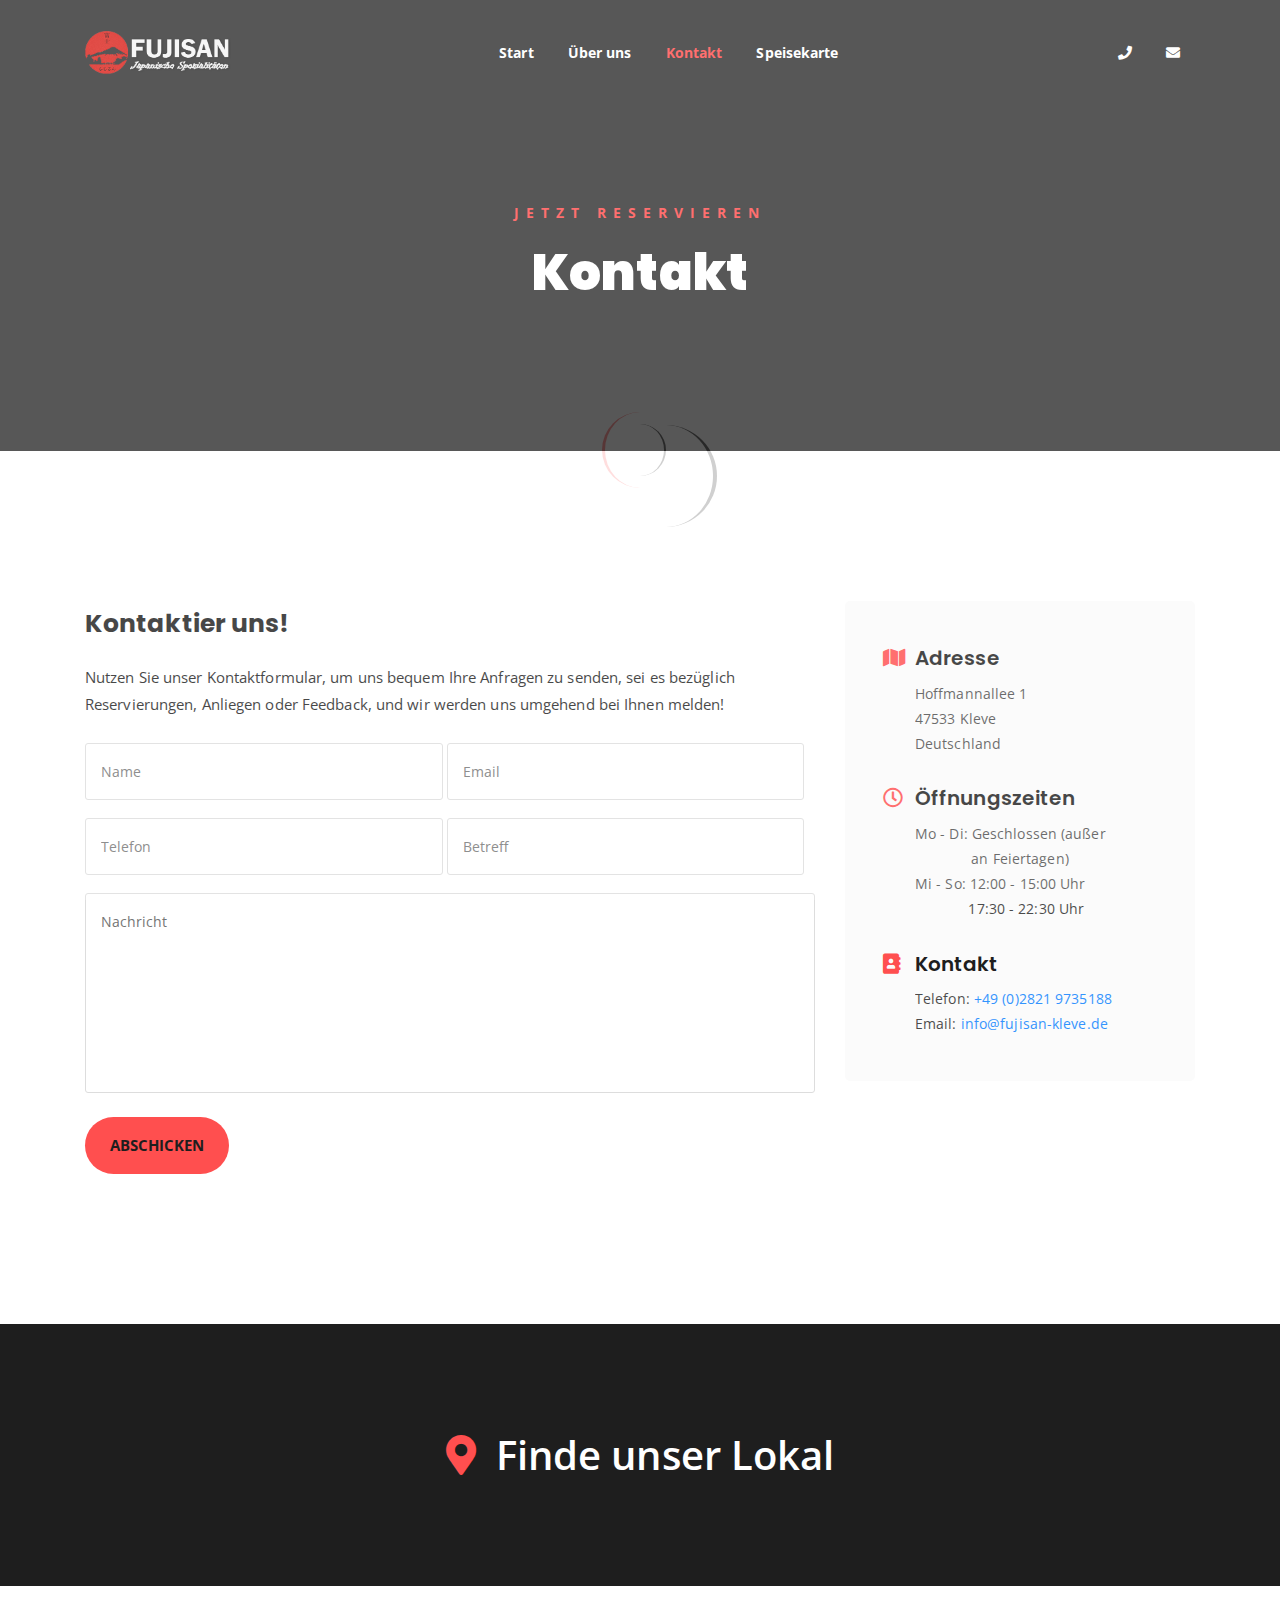
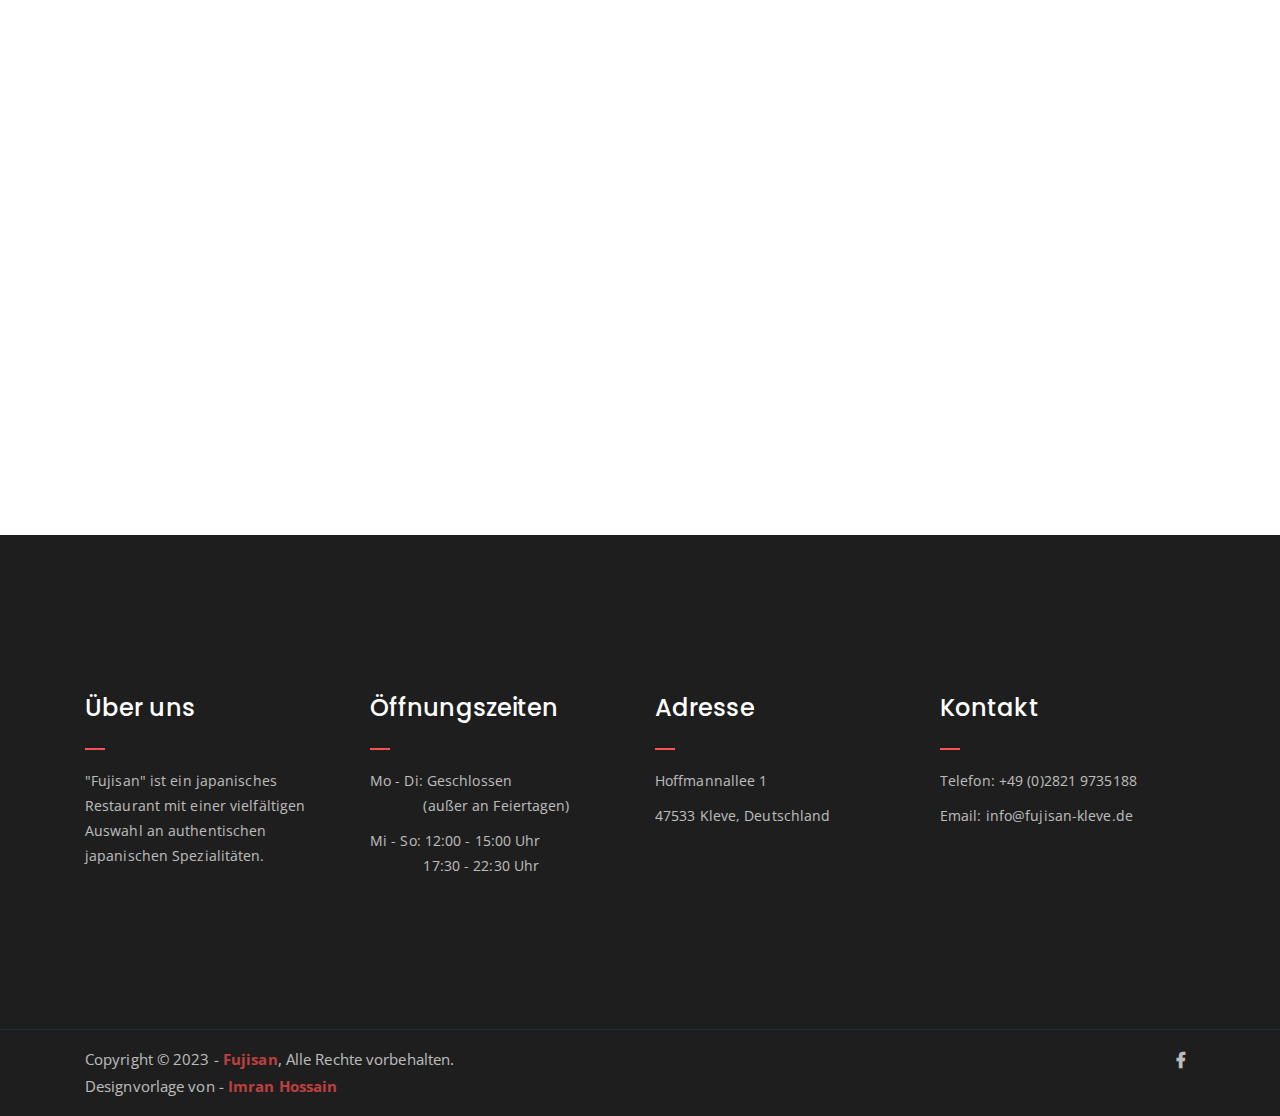
<file: contact.html>
<!DOCTYPE html>
<html lang="en">
<head>
	<meta charset="UTF-8">
	<meta http-equiv="X-UA-Compatible" content="IE=edge">
	<meta name="viewport" content="width=device-width, initial-scale=1">
	<meta name="description" content="Responsive Bootstrap4 Shop Template, Created by Imran Hossain from https://imransdesign.com/">

	<!-- title -->
	<title>Kontakt - Fujisan</title>

	<!-- favicon -->
	<link rel="shortcut icon" type="image/png" href="assets/img/favicon.png">
	<!-- google font -->
	<link href="https://fonts.googleapis.com/css?family=Open+Sans:300,400,700" rel="stylesheet">
	<link href="https://fonts.googleapis.com/css?family=Poppins:400,700&display=swap" rel="stylesheet">
	<!-- fontawesome -->
	<link rel="stylesheet" href="assets/css/all.min.css">
	<!-- bootstrap -->
	<link rel="stylesheet" href="assets/bootstrap/css/bootstrap.min.css">
	<!-- owl carousel -->
	<link rel="stylesheet" href="assets/css/owl.carousel.css">
	<!-- magnific popup -->
	<link rel="stylesheet" href="assets/css/magnific-popup.css">
	<!-- animate css -->
	<link rel="stylesheet" href="assets/css/animate.css">
	<!-- mean menu css -->
	<link rel="stylesheet" href="assets/css/meanmenu.min.css">
	<!-- main style -->
	<link rel="stylesheet" href="assets/css/main.css">
	<!-- responsive -->
	<link rel="stylesheet" href="assets/css/responsive.css">

</head>
<body>
	
	<!--PreLoader-->
    <div class="loader">
        <div class="loader-inner">
            <div class="circle"></div>
        </div>
    </div>
    <!--PreLoader Ends-->
	
	<!-- header -->
	<div class="top-header-area" id="sticker">
		<div class="container">
			<div class="row">
				<div class="col-lg-12 col-sm-12 text-center">
					<div class="main-menu-wrap">
						<!-- logo -->
						<div class="site-logo">
							<a href="index.html">
								<img src="assets/img/logo.png" alt="">
							</a>
						</div>
						<!-- logo -->

						<!-- menu start -->
						<nav class="main-menu">
							<ul>
								<li><a href="index.html">Start</a></li>
								<li ><a href="about.html">Über uns</a></li>
								<li class="current-list-item"><a href="contact.html">Kontakt</a></li>
								<li><a href="shop.html">Speisekarte</a></li>
								<li>
									<div class="header-icons">
										<a class="mobile-hide search-bar-icon" href="tel:+4928219735188"><i class="fa fa-phone"></i></a>
										<a class="mobile-hide search-bar-icon" href="mailto:info@fujisan-kleve.de"><i class="fas fa-envelope"></i></a>
									</div>
								</li>
							</ul>
						</nav>
						<a class="mobile-show search-bar-icon" href="tel:+4928219735188"><i class="fa fa-phone"></i></a>
						<div class="mobile-menu"></div>
						<!-- menu end -->
					</div>
				</div>
			</div>
		</div>
	</div>
	<!-- end header -->
	
	<!-- breadcrumb-section -->
	<div class="breadcrumb-section breadcrumb-bg">
		<div class="container">
			<div class="row">
				<div class="col-lg-8 offset-lg-2 text-center">
					<div class="breadcrumb-text">
						<p>Jetzt reservieren</p>
						<h1>Kontakt</h1>
					</div>
				</div>
			</div>
		</div>
	</div>
	<!-- end breadcrumb section -->

	<!-- contact form -->
	<div class="contact-from-section mt-150 mb-150">
		<div class="container">
			<div class="row">
				<div class="col-lg-8 mb-5 mb-lg-0">
					<div class="form-title">
						<h2>Kontaktier uns!</h2>
						<p>Nutzen Sie unser Kontaktformular, um uns bequem Ihre Anfragen zu senden,
							sei es bezüglich Reservierungen, Anliegen oder Feedback, und wir werden uns umgehend bei Ihnen melden!</p>
					</div>
				 	<div id="form_status"></div>
					<div class="contact-form">
						<form type="POST" id="fruitkha-contact" onSubmit="return valid_datas( this );">
							<p>
								<input type="text" placeholder="Name" name="name" id="name">
								<input type="email" placeholder="Email" name="email" id="email">
							</p>
							<p>
								<input type="tel" placeholder="Telefon" name="phone" id="phone">
								<input type="text" placeholder="Betreff" name="subject" id="subject">
							</p>
							<p><textarea name="message" id="message" cols="30" rows="10" placeholder="Nachricht"></textarea></p>
							<input type="hidden" name="token" value="FsWga4&@f6aw" />
							<p><input type="submit" value="Abschicken"></p>
						</form>
					</div>
				</div>
				<div class="col-lg-4">
					<div class="contact-form-wrap">
						<div class="contact-form-box">
							<h4><i class="fas fa-map"></i> Adresse</h4>
							<p>Hoffmannallee 1 <br> 47533 Kleve <br> Deutschland</p>
						</div>
						<div class="contact-form-box">
							<h4><i class="far fa-clock"></i> Öffnungszeiten</h4>
							<p>Mo - Di: Geschlossen (außer<br> &emsp;&emsp;&emsp;&emsp;an Feiertagen) <br>
								Mi - So: 12:00 - 15:00 Uhr <br> &emsp;&emsp;&emsp;&ensp; 17:30 - 22:30 Uhr </p>
						</div>
						<div class="contact-form-box">
							<h4><i class="fas fa-address-book"></i> Kontakt</h4>
							<p>Telefon: <a href="tel:+4928219735188">+49 (0)2821 9735188</a> <br>
								 Email: <a href="mailto:info@fujisan-kleve.de">info@fujisan-kleve.de</a></p>
						</div>
					</div>
				</div>
			</div>
		</div>
	</div>
	<!-- end contact form -->

	<!-- find our location -->
	<div class="find-location blue-bg">
		<div class="container">
			<div class="row">
				<div class="col-lg-12 text-center">
					<p> <i class="fas fa-map-marker-alt"></i> Finde unser Lokal</p>
				</div>
			</div>
		</div>
	</div>
	<!-- end find our location -->

	<!-- google map section -->
	<div class="embed-responsive embed-responsive-21by9">
		<iframe src="https://www.google.com/maps/embed?pb=!1m18!1m12!1m3!1d2468.3158331580858!2d6.12825807663658!3d51.782113571877126!2m3!1f0!2f0!3f0!3m2!1i1024!2i768!4f13.1!3m3!1m2!1s0x47c7740166a9cfa7%3A0x1401f3c2adb8dbfa!2sFuji%20San!5e0!3m2!1sde!2sde!4v1692970105271!5m2!1sde!2sde" width="600" height="450" frameborder="0" style="border:0;" allowfullscreen="" class="embed-responsive-item"></iframe>
	</div>
	<!-- end google map section -->

	<!-- footer -->
	<div class="footer-area">
		<div class="container">
			<div class="row">
				<div class="col-lg-3 col-md-6">
					<div class="footer-box about-widget">
						<h2 class="widget-title">Über uns</h2>
						<p> "Fujisan" ist ein japanisches Restaurant mit einer vielfältigen Auswahl an authentischen japanischen Spezialitäten.</p>
					</div>
				</div>
				<div class="col-lg-3 col-md-6">
					<div class="footer-box get-in-touch">
						<h2 class="widget-title">Öffnungszeiten</h2>
						<ul>
							<li>Mo - Di: Geschlossen <br> &emsp;&emsp;&emsp;&ensp; (außer an Feiertagen)</li>
							<li>Mi - So: 12:00 - 15:00 Uhr <br> &emsp;&emsp;&emsp;&ensp; 17:30 - 22:30 Uhr</li>
						</ul>
					</div>
				</div>
				<div class="col-lg-3 col-md-6">
					<div class="footer-box get-in-touch">
						<h2 class="widget-title">Adresse</h2>
						<ul>
							<li>Hoffmannallee 1</li>
							<li>47533 Kleve, Deutschland</li>
						</ul>
					</div>
				</div>
				<div class="col-lg-3 col-md-6">
					<div class="footer-box get-in-touch">
						<h2 class="widget-title">Kontakt</h2>
						<ul>
							<li>Telefon: <a href="tel:+4928219735188">+49 (0)2821 9735188</a></li>
							<li>Email: <a href="mailto:info@fujisan-kleve.de">info@fujisan-kleve.de</a></li>
						</ul>
					</div>
				</div>
			</div>
		</div>
	</div>
	<!-- end footer -->
	
	<!-- copyright -->
	<div class="copyright">
		<div class="container">
			<div class="row">
				<div class="col-lg-6 col-md-12">
					<p>Copyright &copy; 2023 - <a href="https://www.fujisan-kleve.de/">Fujisan</a>,  Alle Rechte vorbehalten.<br>
						Designvorlage von - <a href="https://imransdesign.com/">Imran Hossain</a>
					</p>
				</div>
				<div class="col-lg-6 text-right col-md-12">
					<div class="social-icons">
						<ul>
							<li><a href="https://www.facebook.com/fujiyamakleve/" target="_blank"><i class="fab fa-facebook-f"></i></a></li>
							<!-- <li><a href="#" target="_blank"><i class="fab fa-twitter"></i></a></li> -->
							<!-- <li><a href="#" target="_blank"><i class="fab fa-instagram"></i></a></li> -->
							<!-- <li><a href="#" target="_blank"><i class="fab fa-linkedin"></i></a></li> -->
							<!-- <li><a href="#" target="_blank"><i class="fab fa-dribbble"></i></a></li> -->
						</ul>
					</div>
				</div>
			</div>
		</div>
	</div>
	<!-- end copyright -->
	
	<!-- jquery -->
	<script src="assets/js/jquery-1.11.3.min.js"></script>
	<!-- bootstrap -->
	<script src="assets/bootstrap/js/bootstrap.min.js"></script>
	<!-- count down -->
	<script src="assets/js/jquery.countdown.js"></script>
	<!-- isotope -->
	<script src="assets/js/jquery.isotope-3.0.6.min.js"></script>
	<!-- waypoints -->
	<script src="assets/js/waypoints.js"></script>
	<!-- owl carousel -->
	<script src="assets/js/owl.carousel.min.js"></script>
	<!-- magnific popup -->
	<script src="assets/js/jquery.magnific-popup.min.js"></script>
	<!-- mean menu -->
	<script src="assets/js/jquery.meanmenu.min.js"></script>
	<!-- sticker js -->
	<script src="assets/js/sticker.js"></script>
	<!-- form validation js -->
	<script src="assets/js/form-validate.js"></script>
	<!-- main js -->
	<script src="assets/js/main.js"></script>
	
</body>
</html>
</file>
<file: assets/css/responsive.css>
/* Medium Layout: 1280px. */
@media only screen and (min-width: 992px) {
}

@media only screen and (min-width: 992px) and (max-width: 1200px) { 
	.hero-text h1 {
	    font-size: 45px;
	}

	a.video-play-btn {
		right: 51%;
	}
	.hero-area div.hero-form {
		bottom: -20%;
	}

	.cart-buttons a:first-child {
	    margin-right: 0;
	    margin-bottom: 15px;
	}
	.contact-form form p input[type=email] {
	    margin-left: 8px;
	}
	.contact-form-box h4 i {
	    left: -20%;
	}
	.comment-template form p input[type=email] {
	    margin-left: 8px;
	}
	ul.main-menu li a {
	    padding: 15px 13px;
	}
	span.close-btn {
	    right: 0;
	}
	ul.sub-menu li a {
	    padding: 7px 10px;
	}

}
/* Tablet Layout: 768px. */
@media only screen and (min-width: 768px) and (max-width: 991px) { 
	.hero-text h1 {
	    font-size: 40px;
	}
	.footer-box {
	    margin-bottom: 40px;
	}
	.copyright p {
	    text-align: center;
	}
	.copyright .social-icons {
	    text-align: center;
	}
	.feature-bg:after {
		display: none;
	}
	.single-team-item {
	    margin-bottom: 30px;
	}
	table.cart-table {
	    margin-bottom: 50px;
	}
	.order-details-wrap {
	    margin-top: 50px;
	}
	.contact-form form p input[type=text], 
	.contact-form form p input[type=tel], 
	.contact-form form p input[type=email] {
	    width: 100%;
	}

	.contact-form form p input[type=email] {
	    margin-left: 0;
	    margin-top: 15px;
	}
	.contact-form form p input[type=tel] {
		margin-bottom: 15px;
	}

	.hero-area div.hero-form {
		width: 325px;
		top: 30%;
	}

	.comment-template form p input[type=text], 
	.comment-template form p input[type=email] {
	    width: 100%;
	}

	.comment-template form p input[type=email] {
	    margin-top: 15px;
	    margin-left: 0;
	}
	.sidebar-section {
	    margin-left: 0;
	    margin-top: 50px;
	}
	.single-product-img {
	    margin-bottom: 30px;
	}
	.single-product-img img {
	    width: 100%;
	}
	.single-project-img img {
	    width: 100%;
	}
	.site-logo a img {
	    max-width: 150px;
	}
	.site-logo {
	    text-align: center;
	    position: absolute;
	    z-index: 999;
	}
	.mean-container .mean-bar {
		z-index: 2;
	}
	.responsive-menu-wrap {
	    display: block;
	}
	.header-icons {
	    text-align: center;
	}
	.top-header-area {
	    padding: 15px 0;
	}

	.responsive-menu-wrap {
	    position: absolute;
	    top: 0;
	}

	.featured-section {
	    padding: 0;
	}

	.responsive-menu-wrap {
	    left: 50%;
	    margin-top: 10px;
	    margin-left: -57.5px;
	}
	.hero-text-tablecell {
	    padding: 0px 70px;
	}
	.hero-form .hero-text h1 {
	    font-size: 30px;
	}

	.hero-form .hero-text p.subtitle {
	    font-size: 13px;
	}

	.hero-form .hero-btns a.bordered-btn {
	    margin-left: 0;
	    margin-top: 20px;
	}

	.sticky-wrapper.is-sticky .top-header-area {
	    position: absolute!important;
	    background-color: transparent;
	}
	.featured-box {
	    padding: 30px;
	}

	.featured-section {
	    padding: 100px 0;
	}
	nav.main-menu {
	    display: none;
	}
	table.order-details {
	    width: 100%;
	}
	.contact-form-box h4 i {
	    left: -7%;
	}
	.single-product-content h3 {
	    font-size: 20px;
	    font-weight: 500;
	    line-height: 1.6;
	}

	.single-product-content {
	    margin-left: 15px;
	}
	a.mobile-hide.search-bar-icon {
	    display: none!important;
	}
	.mobile-show {
		display: block!important;
	}
	a.mobile-show.search-bar-icon {
	    position: absolute;
	    right: 60px;
	    top: 22px;
	    z-index: 999;
	    color: #fff;
	}

}

/* Mobile Layout: 320px. */
@media only screen and (max-width: 767px) {

	.site-logo img {
	    max-width: 150px;
	}

	.responsive-menu-wrap {
	    top: -35px;
	}

	span.close-btn {
		right: 35px;
	}
	.header-icons {
	    text-align: center;
	}
	.hero-text h1 {
	    font-size: 28px;
	}

	.hero-text p.subtitle {
	    font-size: 13px;
	}
	.section-title p {
	    max-width: 400px;
	}

	.section-title h3 {
	    font-size: 25px;
	}

	p.testimonial-body {
	    font-size: 15px;
	}
	.responsive-menu {
	    left: auto;
	    right: 0;
	}

	.featured-section {
	    padding: 0;
	}

	a.video-play-btn {
	    right: auto;
	    left: 50%;
	    margin-left: -45px;
	}

	.shop-banner h3 {
		font-size: 34px;
	}

	.footer-box {
	    margin-bottom: 50px;
	}

	.copyright p {
	    text-align: center;
	}

	.social-icons {
	    text-align: center;
	}

	.footer-area {
		padding: 80px 0;
	}

	.hero-text {
	    text-align: center;
	}

	.responsive-menu-wrap {
	    position: relative;
	}

	.breadcrumb-text h1 {
	    font-size: 30px;
	}

	.feature-bg:after {
	    display: none;
	}
	
	.text-block {
	    margin-bottom: 50px;
	}

	.single-team-item {
	    margin-bottom: 50px;
	}

	.team-bg {
	    height: 450px;
	}

	.total-section {
	    margin-top: 30px;
	}

	.order-details-wrap {
	    margin-top: 50px;
	}

	.contact-form form p input[type=text], 
	.contact-form form p input[type=tel], 
	.contact-form form p input[type=email] {
	    width: 100%;
	}
	.contact-form form p input[type=tel] {
		margin-bottom: 15px;
	}

	.contact-form form p input[type=email] {
	    margin-left: 0;
	    margin-top: 15px;
	}

	.find-location p {
	    font-size: 20px;
	}

	.comment-template form p input[type=email] {
	    margin-left: 0;
	    margin-top: 15px;
	}

	.comment-template form p input[type=text], 
	.comment-template form p input[type=email] {
	    width: 100%;
	}

	.sidebar-section {
	    margin-left: 0;
	    margin-top: 50px;
	}

	.single-product-content {
	    margin-left: 0;
	    margin-top: 15px;
	}

	.single-product-content h3 {
	    font-size: 20px;
	    line-height: 1.5;
	}

	.product-image {
	    padding: 60px;
	    padding-bottom: 0;
	}

	.header-icons {
	    text-align: right;
	    margin-top: 15px;
	}

	.feature-bg {
	    margin: 100px 0;
	}

	.margin-top-150p {
	    margin-top: 650px;
	}

	.display-hidden {
	    display: none;
	}

	.hero-area div.hero-form {
		right: 0;
	}

	.hero-btns a.boxed-btn {
	    display: block;
	    margin: 0 auto;
	}

	.hero-btns {
	    text-align: center;
	}

	.hero-btns a.bordered-btn {
	    margin-left: 0;
	    margin-top: 15px;
	    display: block;
	}
	.hero-area div.hero-form {
		width: auto;
	}
	.section-title p {
		max-width: 285px;
	}

	p.testimonial-body {
		max-width: 285px;
	}
	.hero-area div.hero-form {
		top: 0;
	}
	.single-media-wrap h4 {
	    font-size: 15px;
	}

	.sticky-wrapper.is-sticky .top-header-area {
	    position: absolute!important;
	    background-color: transparent;
	    padding: 25px 0;
	}
	.featured-box {
	    padding: 0 45px;
	    margin-bottom: 10px;
	}

	.featured-section {
	    padding: 100px 0;
	}
	.search-bar-tablecell input {
	    font-size: 20px;
	}
	.header-icons {
		margin-top: 0;
	}
	.site-logo {
    position: absolute;
	    z-index: 99;
	}

	.mean-container .mean-bar {
	    z-index: 2;
	}
	.section-title {
	    margin-bottom: 50px;
	}
	.service-text h3 {
	    font-size: 18px;
	}
	.featured-box h2 {
	    font-size: 23px;
	}

	.featured-box h3 {
	    font-size: 18px;
	}

	.cta-text h3 {
	    line-height: 1.6;
	}

	.news-text-box h3 {
	    font-size: 20px;
	    line-height: 1.5;
	}

	.copyright p {
	    padding-bottom: 0;
	}
	.single-service-box {
	    padding: 30px;
	}

	.service-icon-table {
	    height: 80px;
	}

	.service-icon-tablecell i {
	    font-size: 30px;
	}

	.main-menu {
	    display: none;
	}
	.error-text h1 {
	    font-size: 25px;
	}
	h2.widget-title {
	    font-size: 20px;
	}
	.cart-table-wrap {
	    width: 100%;
	    overflow-x: scroll;
	}
	table.cart-table {
		width: 690px;
	}
	.cart-buttons a:first-child {
	    margin-bottom: 15px;
	}
	.form-title h2 {
	    font-size: 20px;
	}

	.contact-form-box h4 i {
	    left: -20%;
	}
	.featured-text p {
	    line-height: 1.8;
	}
	.single-artcile-bg {
	    height: 300px;
	}

	.single-article-text h2 {
	    font-size: 20px;
	}

	.comments-list-wrap h3, .comment-template h4 {
	    font-size: 20px;
	}

	.comment-user-avater img {
	    max-width: 45px;
	}

	.comment-text-body {
	    padding-left: 60px;
	}

	.comment-text-body h4 a {
	    display: block;
	    border: none;
	    margin-left: 0;
	    margin-top: 10px;
	}

	.comment-text-body h4 {
	    font-size: 18px;
	}

	.comment-text-body p {
	    line-height: 1.8;
	}

	.single-comment-body.child {
	    margin-left: 0;
	}
	.single-product-content h3 {
	    font-size: 20px;
	    line-height: 1.5;
	}
	a.mobile-hide.search-bar-icon {
	    display: none!important;
	}
	.mobile-show {
		display: block!important;
	}
	a.mobile-show.search-bar-icon {
	    position: absolute;
	    right: 60px;
	    top: 22px;
	    z-index: 999;
	    color: #fff;
	}
}
/* Wide Mobile Layout: 480px. */
@media only screen and (min-width: 480px) and (max-width: 767px) { 
	.hero-area div.hero-form {
	    margin: 0 auto;
	    right: auto;
	    width: 380px;
	    left: 50%;
	    margin-left: -190px;
	}

	.hero-btns {
	    text-align: center;
	}

	.hero-btns a.bordered-btn {
	    margin-left: 0;
	    margin-top: 15px;
	    display: block;
	}
}
</file>
<file: assets/css/all.min.css>
.fa,.fab,.fal,.far,.fas{-moz-osx-font-smoothing:grayscale;-webkit-font-smoothing:antialiased;display:inline-block;font-style:normal;font-variant:normal;text-rendering:auto;line-height:1}.fa-lg{font-size:1.33333em;line-height:.75em;vertical-align:-.0667em}.fa-xs{font-size:.75em}.fa-sm{font-size:.875em}.fa-1x{font-size:1em}.fa-2x{font-size:2em}.fa-3x{font-size:3em}.fa-4x{font-size:4em}.fa-5x{font-size:5em}.fa-6x{font-size:6em}.fa-7x{font-size:7em}.fa-8x{font-size:8em}.fa-9x{font-size:9em}.fa-10x{font-size:10em}.fa-fw{text-align:center;width:1.25em}.fa-ul{list-style-type:none;margin-left:2.5em;padding-left:0}.fa-ul>li{position:relative}.fa-li{left:-2em;position:absolute;text-align:center;width:2em;line-height:inherit}.fa-border{border:.08em solid #eee;border-radius:.1em;padding:.2em .25em .15em}.fa-pull-left{float:left}.fa-pull-right{float:right}.fa.fa-pull-left,.fab.fa-pull-left,.fal.fa-pull-left,.far.fa-pull-left,.fas.fa-pull-left{margin-right:.3em}.fa.fa-pull-right,.fab.fa-pull-right,.fal.fa-pull-right,.far.fa-pull-right,.fas.fa-pull-right{margin-left:.3em}.fa-spin{animation:fa-spin 2s infinite linear}.fa-pulse{animation:fa-spin 1s infinite steps(8)}@keyframes fa-spin{0%{transform:rotate(0deg)}to{transform:rotate(1turn)}}.fa-rotate-90{-ms-filter:"progid:DXImageTransform.Microsoft.BasicImage(rotation=1)";transform:rotate(90deg)}.fa-rotate-180{-ms-filter:"progid:DXImageTransform.Microsoft.BasicImage(rotation=2)";transform:rotate(180deg)}.fa-rotate-270{-ms-filter:"progid:DXImageTransform.Microsoft.BasicImage(rotation=3)";transform:rotate(270deg)}.fa-flip-horizontal{-ms-filter:"progid:DXImageTransform.Microsoft.BasicImage(rotation=0, mirror=1)";transform:scaleX(-1)}.fa-flip-vertical{transform:scaleY(-1)}.fa-flip-horizontal.fa-flip-vertical,.fa-flip-vertical{-ms-filter:"progid:DXImageTransform.Microsoft.BasicImage(rotation=2, mirror=1)"}.fa-flip-horizontal.fa-flip-vertical{transform:scale(-1)}:root .fa-flip-horizontal,:root .fa-flip-vertical,:root .fa-rotate-90,:root .fa-rotate-180,:root .fa-rotate-270{filter:none}.fa-stack{display:inline-block;height:2em;line-height:2em;position:relative;vertical-align:middle;width:2.5em}.fa-stack-1x,.fa-stack-2x{left:0;position:absolute;text-align:center;width:100%}.fa-stack-1x{line-height:inherit}.fa-stack-2x{font-size:2em}.fa-inverse{color:#fff}.fa-500px:before{content:"\f26e"}.fa-accessible-icon:before{content:"\f368"}.fa-accusoft:before{content:"\f369"}.fa-acquisitions-incorporated:before{content:"\f6af"}.fa-ad:before{content:"\f641"}.fa-address-book:before{content:"\f2b9"}.fa-address-card:before{content:"\f2bb"}.fa-adjust:before{content:"\f042"}.fa-adn:before{content:"\f170"}.fa-adobe:before{content:"\f778"}.fa-adversal:before{content:"\f36a"}.fa-affiliatetheme:before{content:"\f36b"}.fa-air-freshener:before{content:"\f5d0"}.fa-algolia:before{content:"\f36c"}.fa-align-center:before{content:"\f037"}.fa-align-justify:before{content:"\f039"}.fa-align-left:before{content:"\f036"}.fa-align-right:before{content:"\f038"}.fa-alipay:before{content:"\f642"}.fa-allergies:before{content:"\f461"}.fa-amazon:before{content:"\f270"}.fa-amazon-pay:before{content:"\f42c"}.fa-ambulance:before{content:"\f0f9"}.fa-american-sign-language-interpreting:before{content:"\f2a3"}.fa-amilia:before{content:"\f36d"}.fa-anchor:before{content:"\f13d"}.fa-android:before{content:"\f17b"}.fa-angellist:before{content:"\f209"}.fa-angle-double-down:before{content:"\f103"}.fa-angle-double-left:before{content:"\f100"}.fa-angle-double-right:before{content:"\f101"}.fa-angle-double-up:before{content:"\f102"}.fa-angle-down:before{content:"\f107"}.fa-angle-left:before{content:"\f104"}.fa-angle-right:before{content:"\f105"}.fa-angle-up:before{content:"\f106"}.fa-angry:before{content:"\f556"}.fa-angrycreative:before{content:"\f36e"}.fa-angular:before{content:"\f420"}.fa-ankh:before{content:"\f644"}.fa-app-store:before{content:"\f36f"}.fa-app-store-ios:before{content:"\f370"}.fa-apper:before{content:"\f371"}.fa-apple:before{content:"\f179"}.fa-apple-alt:before{content:"\f5d1"}.fa-apple-pay:before{content:"\f415"}.fa-archive:before{content:"\f187"}.fa-archway:before{content:"\f557"}.fa-arrow-alt-circle-down:before{content:"\f358"}.fa-arrow-alt-circle-left:before{content:"\f359"}.fa-arrow-alt-circle-right:before{content:"\f35a"}.fa-arrow-alt-circle-up:before{content:"\f35b"}.fa-arrow-circle-down:before{content:"\f0ab"}.fa-arrow-circle-left:before{content:"\f0a8"}.fa-arrow-circle-right:before{content:"\f0a9"}.fa-arrow-circle-up:before{content:"\f0aa"}.fa-arrow-down:before{content:"\f063"}.fa-arrow-left:before{content:"\f060"}.fa-arrow-right:before{content:"\f061"}.fa-arrow-up:before{content:"\f062"}.fa-arrows-alt:before{content:"\f0b2"}.fa-arrows-alt-h:before{content:"\f337"}.fa-arrows-alt-v:before{content:"\f338"}.fa-artstation:before{content:"\f77a"}.fa-assistive-listening-systems:before{content:"\f2a2"}.fa-asterisk:before{content:"\f069"}.fa-asymmetrik:before{content:"\f372"}.fa-at:before{content:"\f1fa"}.fa-atlas:before{content:"\f558"}.fa-atlassian:before{content:"\f77b"}.fa-atom:before{content:"\f5d2"}.fa-audible:before{content:"\f373"}.fa-audio-description:before{content:"\f29e"}.fa-autoprefixer:before{content:"\f41c"}.fa-avianex:before{content:"\f374"}.fa-aviato:before{content:"\f421"}.fa-award:before{content:"\f559"}.fa-aws:before{content:"\f375"}.fa-baby:before{content:"\f77c"}.fa-baby-carriage:before{content:"\f77d"}.fa-backspace:before{content:"\f55a"}.fa-backward:before{content:"\f04a"}.fa-balance-scale:before{content:"\f24e"}.fa-ban:before{content:"\f05e"}.fa-band-aid:before{content:"\f462"}.fa-bandcamp:before{content:"\f2d5"}.fa-barcode:before{content:"\f02a"}.fa-bars:before{content:"\f0c9"}.fa-baseball-ball:before{content:"\f433"}.fa-basketball-ball:before{content:"\f434"}.fa-bath:before{content:"\f2cd"}.fa-battery-empty:before{content:"\f244"}.fa-battery-full:before{content:"\f240"}.fa-battery-half:before{content:"\f242"}.fa-battery-quarter:before{content:"\f243"}.fa-battery-three-quarters:before{content:"\f241"}.fa-bed:before{content:"\f236"}.fa-beer:before{content:"\f0fc"}.fa-behance:before{content:"\f1b4"}.fa-behance-square:before{content:"\f1b5"}.fa-bell:before{content:"\f0f3"}.fa-bell-slash:before{content:"\f1f6"}.fa-bezier-curve:before{content:"\f55b"}.fa-bible:before{content:"\f647"}.fa-bicycle:before{content:"\f206"}.fa-bimobject:before{content:"\f378"}.fa-binoculars:before{content:"\f1e5"}.fa-biohazard:before{content:"\f780"}.fa-birthday-cake:before{content:"\f1fd"}.fa-bitbucket:before{content:"\f171"}.fa-bitcoin:before{content:"\f379"}.fa-bity:before{content:"\f37a"}.fa-black-tie:before{content:"\f27e"}.fa-blackberry:before{content:"\f37b"}.fa-blender:before{content:"\f517"}.fa-blender-phone:before{content:"\f6b6"}.fa-blind:before{content:"\f29d"}.fa-blog:before{content:"\f781"}.fa-blogger:before{content:"\f37c"}.fa-blogger-b:before{content:"\f37d"}.fa-bluetooth:before{content:"\f293"}.fa-bluetooth-b:before{content:"\f294"}.fa-bold:before{content:"\f032"}.fa-bolt:before{content:"\f0e7"}.fa-bomb:before{content:"\f1e2"}.fa-bone:before{content:"\f5d7"}.fa-bong:before{content:"\f55c"}.fa-book:before{content:"\f02d"}.fa-book-dead:before{content:"\f6b7"}.fa-book-open:before{content:"\f518"}.fa-book-reader:before{content:"\f5da"}.fa-bookmark:before{content:"\f02e"}.fa-bowling-ball:before{content:"\f436"}.fa-box:before{content:"\f466"}.fa-box-open:before{content:"\f49e"}.fa-boxes:before{content:"\f468"}.fa-braille:before{content:"\f2a1"}.fa-brain:before{content:"\f5dc"}.fa-briefcase:before{content:"\f0b1"}.fa-briefcase-medical:before{content:"\f469"}.fa-broadcast-tower:before{content:"\f519"}.fa-broom:before{content:"\f51a"}.fa-brush:before{content:"\f55d"}.fa-btc:before{content:"\f15a"}.fa-bug:before{content:"\f188"}.fa-building:before{content:"\f1ad"}.fa-bullhorn:before{content:"\f0a1"}.fa-bullseye:before{content:"\f140"}.fa-burn:before{content:"\f46a"}.fa-buromobelexperte:before{content:"\f37f"}.fa-bus:before{content:"\f207"}.fa-bus-alt:before{content:"\f55e"}.fa-business-time:before{content:"\f64a"}.fa-buysellads:before{content:"\f20d"}.fa-calculator:before{content:"\f1ec"}.fa-calendar:before{content:"\f133"}.fa-calendar-alt:before{content:"\f073"}.fa-calendar-check:before{content:"\f274"}.fa-calendar-day:before{content:"\f783"}.fa-calendar-minus:before{content:"\f272"}.fa-calendar-plus:before{content:"\f271"}.fa-calendar-times:before{content:"\f273"}.fa-calendar-week:before{content:"\f784"}.fa-camera:before{content:"\f030"}.fa-camera-retro:before{content:"\f083"}.fa-campground:before{content:"\f6bb"}.fa-canadian-maple-leaf:before{content:"\f785"}.fa-candy-cane:before{content:"\f786"}.fa-cannabis:before{content:"\f55f"}.fa-capsules:before{content:"\f46b"}.fa-car:before{content:"\f1b9"}.fa-car-alt:before{content:"\f5de"}.fa-car-battery:before{content:"\f5df"}.fa-car-crash:before{content:"\f5e1"}.fa-car-side:before{content:"\f5e4"}.fa-caret-down:before{content:"\f0d7"}.fa-caret-left:before{content:"\f0d9"}.fa-caret-right:before{content:"\f0da"}.fa-caret-square-down:before{content:"\f150"}.fa-caret-square-left:before{content:"\f191"}.fa-caret-square-right:before{content:"\f152"}.fa-caret-square-up:before{content:"\f151"}.fa-caret-up:before{content:"\f0d8"}.fa-carrot:before{content:"\f787"}.fa-cart-arrow-down:before{content:"\f218"}.fa-cart-plus:before{content:"\f217"}.fa-cash-register:before{content:"\f788"}.fa-cat:before{content:"\f6be"}.fa-cc-amazon-pay:before{content:"\f42d"}.fa-cc-amex:before{content:"\f1f3"}.fa-cc-apple-pay:before{content:"\f416"}.fa-cc-diners-club:before{content:"\f24c"}.fa-cc-discover:before{content:"\f1f2"}.fa-cc-jcb:before{content:"\f24b"}.fa-cc-mastercard:before{content:"\f1f1"}.fa-cc-paypal:before{content:"\f1f4"}.fa-cc-stripe:before{content:"\f1f5"}.fa-cc-visa:before{content:"\f1f0"}.fa-centercode:before{content:"\f380"}.fa-centos:before{content:"\f789"}.fa-certificate:before{content:"\f0a3"}.fa-chair:before{content:"\f6c0"}.fa-chalkboard:before{content:"\f51b"}.fa-chalkboard-teacher:before{content:"\f51c"}.fa-charging-station:before{content:"\f5e7"}.fa-chart-area:before{content:"\f1fe"}.fa-chart-bar:before{content:"\f080"}.fa-chart-line:before{content:"\f201"}.fa-chart-pie:before{content:"\f200"}.fa-check:before{content:"\f00c"}.fa-check-circle:before{content:"\f058"}.fa-check-double:before{content:"\f560"}.fa-check-square:before{content:"\f14a"}.fa-chess:before{content:"\f439"}.fa-chess-bishop:before{content:"\f43a"}.fa-chess-board:before{content:"\f43c"}.fa-chess-king:before{content:"\f43f"}.fa-chess-knight:before{content:"\f441"}.fa-chess-pawn:before{content:"\f443"}.fa-chess-queen:before{content:"\f445"}.fa-chess-rook:before{content:"\f447"}.fa-chevron-circle-down:before{content:"\f13a"}.fa-chevron-circle-left:before{content:"\f137"}.fa-chevron-circle-right:before{content:"\f138"}.fa-chevron-circle-up:before{content:"\f139"}.fa-chevron-down:before{content:"\f078"}.fa-chevron-left:before{content:"\f053"}.fa-chevron-right:before{content:"\f054"}.fa-chevron-up:before{content:"\f077"}.fa-child:before{content:"\f1ae"}.fa-chrome:before{content:"\f268"}.fa-church:before{content:"\f51d"}.fa-circle:before{content:"\f111"}.fa-circle-notch:before{content:"\f1ce"}.fa-city:before{content:"\f64f"}.fa-clipboard:before{content:"\f328"}.fa-clipboard-check:before{content:"\f46c"}.fa-clipboard-list:before{content:"\f46d"}.fa-clock:before{content:"\f017"}.fa-clone:before{content:"\f24d"}.fa-closed-captioning:before{content:"\f20a"}.fa-cloud:before{content:"\f0c2"}.fa-cloud-download-alt:before{content:"\f381"}.fa-cloud-meatball:before{content:"\f73b"}.fa-cloud-moon:before{content:"\f6c3"}.fa-cloud-moon-rain:before{content:"\f73c"}.fa-cloud-rain:before{content:"\f73d"}.fa-cloud-showers-heavy:before{content:"\f740"}.fa-cloud-sun:before{content:"\f6c4"}.fa-cloud-sun-rain:before{content:"\f743"}.fa-cloud-upload-alt:before{content:"\f382"}.fa-cloudscale:before{content:"\f383"}.fa-cloudsmith:before{content:"\f384"}.fa-cloudversify:before{content:"\f385"}.fa-cocktail:before{content:"\f561"}.fa-code:before{content:"\f121"}.fa-code-branch:before{content:"\f126"}.fa-codepen:before{content:"\f1cb"}.fa-codiepie:before{content:"\f284"}.fa-coffee:before{content:"\f0f4"}.fa-cog:before{content:"\f013"}.fa-cogs:before{content:"\f085"}.fa-coins:before{content:"\f51e"}.fa-columns:before{content:"\f0db"}.fa-comment:before{content:"\f075"}.fa-comment-alt:before{content:"\f27a"}.fa-comment-dollar:before{content:"\f651"}.fa-comment-dots:before{content:"\f4ad"}.fa-comment-slash:before{content:"\f4b3"}.fa-comments:before{content:"\f086"}.fa-comments-dollar:before{content:"\f653"}.fa-compact-disc:before{content:"\f51f"}.fa-compass:before{content:"\f14e"}.fa-compress:before{content:"\f066"}.fa-compress-arrows-alt:before{content:"\f78c"}.fa-concierge-bell:before{content:"\f562"}.fa-confluence:before{content:"\f78d"}.fa-connectdevelop:before{content:"\f20e"}.fa-contao:before{content:"\f26d"}.fa-cookie:before{content:"\f563"}.fa-cookie-bite:before{content:"\f564"}.fa-copy:before{content:"\f0c5"}.fa-copyright:before{content:"\f1f9"}.fa-couch:before{content:"\f4b8"}.fa-cpanel:before{content:"\f388"}.fa-creative-commons:before{content:"\f25e"}.fa-creative-commons-by:before{content:"\f4e7"}.fa-creative-commons-nc:before{content:"\f4e8"}.fa-creative-commons-nc-eu:before{content:"\f4e9"}.fa-creative-commons-nc-jp:before{content:"\f4ea"}.fa-creative-commons-nd:before{content:"\f4eb"}.fa-creative-commons-pd:before{content:"\f4ec"}.fa-creative-commons-pd-alt:before{content:"\f4ed"}.fa-creative-commons-remix:before{content:"\f4ee"}.fa-creative-commons-sa:before{content:"\f4ef"}.fa-creative-commons-sampling:before{content:"\f4f0"}.fa-creative-commons-sampling-plus:before{content:"\f4f1"}.fa-creative-commons-share:before{content:"\f4f2"}.fa-creative-commons-zero:before{content:"\f4f3"}.fa-credit-card:before{content:"\f09d"}.fa-critical-role:before{content:"\f6c9"}.fa-crop:before{content:"\f125"}.fa-crop-alt:before{content:"\f565"}.fa-cross:before{content:"\f654"}.fa-crosshairs:before{content:"\f05b"}.fa-crow:before{content:"\f520"}.fa-crown:before{content:"\f521"}.fa-css3:before{content:"\f13c"}.fa-css3-alt:before{content:"\f38b"}.fa-cube:before{content:"\f1b2"}.fa-cubes:before{content:"\f1b3"}.fa-cut:before{content:"\f0c4"}.fa-cuttlefish:before{content:"\f38c"}.fa-d-and-d:before{content:"\f38d"}.fa-d-and-d-beyond:before{content:"\f6ca"}.fa-dashcube:before{content:"\f210"}.fa-database:before{content:"\f1c0"}.fa-deaf:before{content:"\f2a4"}.fa-delicious:before{content:"\f1a5"}.fa-democrat:before{content:"\f747"}.fa-deploydog:before{content:"\f38e"}.fa-deskpro:before{content:"\f38f"}.fa-desktop:before{content:"\f108"}.fa-dev:before{content:"\f6cc"}.fa-deviantart:before{content:"\f1bd"}.fa-dharmachakra:before{content:"\f655"}.fa-dhl:before{content:"\f790"}.fa-diagnoses:before{content:"\f470"}.fa-diaspora:before{content:"\f791"}.fa-dice:before{content:"\f522"}.fa-dice-d20:before{content:"\f6cf"}.fa-dice-d6:before{content:"\f6d1"}.fa-dice-five:before{content:"\f523"}.fa-dice-four:before{content:"\f524"}.fa-dice-one:before{content:"\f525"}.fa-dice-six:before{content:"\f526"}.fa-dice-three:before{content:"\f527"}.fa-dice-two:before{content:"\f528"}.fa-digg:before{content:"\f1a6"}.fa-digital-ocean:before{content:"\f391"}.fa-digital-tachograph:before{content:"\f566"}.fa-directions:before{content:"\f5eb"}.fa-discord:before{content:"\f392"}.fa-discourse:before{content:"\f393"}.fa-divide:before{content:"\f529"}.fa-dizzy:before{content:"\f567"}.fa-dna:before{content:"\f471"}.fa-dochub:before{content:"\f394"}.fa-docker:before{content:"\f395"}.fa-dog:before{content:"\f6d3"}.fa-dollar-sign:before{content:"\f155"}.fa-dolly:before{content:"\f472"}.fa-dolly-flatbed:before{content:"\f474"}.fa-donate:before{content:"\f4b9"}.fa-door-closed:before{content:"\f52a"}.fa-door-open:before{content:"\f52b"}.fa-dot-circle:before{content:"\f192"}.fa-dove:before{content:"\f4ba"}.fa-download:before{content:"\f019"}.fa-draft2digital:before{content:"\f396"}.fa-drafting-compass:before{content:"\f568"}.fa-dragon:before{content:"\f6d5"}.fa-draw-polygon:before{content:"\f5ee"}.fa-dribbble:before{content:"\f17d"}.fa-dribbble-square:before{content:"\f397"}.fa-dropbox:before{content:"\f16b"}.fa-drum:before{content:"\f569"}.fa-drum-steelpan:before{content:"\f56a"}.fa-drumstick-bite:before{content:"\f6d7"}.fa-drupal:before{content:"\f1a9"}.fa-dumbbell:before{content:"\f44b"}.fa-dumpster:before{content:"\f793"}.fa-dumpster-fire:before{content:"\f794"}.fa-dungeon:before{content:"\f6d9"}.fa-dyalog:before{content:"\f399"}.fa-earlybirds:before{content:"\f39a"}.fa-ebay:before{content:"\f4f4"}.fa-edge:before{content:"\f282"}.fa-edit:before{content:"\f044"}.fa-eject:before{content:"\f052"}.fa-elementor:before{content:"\f430"}.fa-ellipsis-h:before{content:"\f141"}.fa-ellipsis-v:before{content:"\f142"}.fa-ello:before{content:"\f5f1"}.fa-ember:before{content:"\f423"}.fa-empire:before{content:"\f1d1"}.fa-envelope:before{content:"\f0e0"}.fa-envelope-open:before{content:"\f2b6"}.fa-envelope-open-text:before{content:"\f658"}.fa-envelope-square:before{content:"\f199"}.fa-envira:before{content:"\f299"}.fa-equals:before{content:"\f52c"}.fa-eraser:before{content:"\f12d"}.fa-erlang:before{content:"\f39d"}.fa-ethereum:before{content:"\f42e"}.fa-ethernet:before{content:"\f796"}.fa-etsy:before{content:"\f2d7"}.fa-euro-sign:before{content:"\f153"}.fa-exchange-alt:before{content:"\f362"}.fa-exclamation:before{content:"\f12a"}.fa-exclamation-circle:before{content:"\f06a"}.fa-exclamation-triangle:before{content:"\f071"}.fa-expand:before{content:"\f065"}.fa-expand-arrows-alt:before{content:"\f31e"}.fa-expeditedssl:before{content:"\f23e"}.fa-external-link-alt:before{content:"\f35d"}.fa-external-link-square-alt:before{content:"\f360"}.fa-eye:before{content:"\f06e"}.fa-eye-dropper:before{content:"\f1fb"}.fa-eye-slash:before{content:"\f070"}.fa-facebook:before{content:"\f09a"}.fa-facebook-f:before{content:"\f39e"}.fa-facebook-messenger:before{content:"\f39f"}.fa-facebook-square:before{content:"\f082"}.fa-fantasy-flight-games:before{content:"\f6dc"}.fa-fast-backward:before{content:"\f049"}.fa-fast-forward:before{content:"\f050"}.fa-fax:before{content:"\f1ac"}.fa-feather:before{content:"\f52d"}.fa-feather-alt:before{content:"\f56b"}.fa-fedex:before{content:"\f797"}.fa-fedora:before{content:"\f798"}.fa-female:before{content:"\f182"}.fa-fighter-jet:before{content:"\f0fb"}.fa-figma:before{content:"\f799"}.fa-file:before{content:"\f15b"}.fa-file-alt:before{content:"\f15c"}.fa-file-archive:before{content:"\f1c6"}.fa-file-audio:before{content:"\f1c7"}.fa-file-code:before{content:"\f1c9"}.fa-file-contract:before{content:"\f56c"}.fa-file-csv:before{content:"\f6dd"}.fa-file-download:before{content:"\f56d"}.fa-file-excel:before{content:"\f1c3"}.fa-file-export:before{content:"\f56e"}.fa-file-image:before{content:"\f1c5"}.fa-file-import:before{content:"\f56f"}.fa-file-invoice:before{content:"\f570"}.fa-file-invoice-dollar:before{content:"\f571"}.fa-file-medical:before{content:"\f477"}.fa-file-medical-alt:before{content:"\f478"}.fa-file-pdf:before{content:"\f1c1"}.fa-file-powerpoint:before{content:"\f1c4"}.fa-file-prescription:before{content:"\f572"}.fa-file-signature:before{content:"\f573"}.fa-file-upload:before{content:"\f574"}.fa-file-video:before{content:"\f1c8"}.fa-file-word:before{content:"\f1c2"}.fa-fill:before{content:"\f575"}.fa-fill-drip:before{content:"\f576"}.fa-film:before{content:"\f008"}.fa-filter:before{content:"\f0b0"}.fa-fingerprint:before{content:"\f577"}.fa-fire:before{content:"\f06d"}.fa-fire-alt:before{content:"\f7e4"}.fa-fire-extinguisher:before{content:"\f134"}.fa-firefox:before{content:"\f269"}.fa-first-aid:before{content:"\f479"}.fa-first-order:before{content:"\f2b0"}.fa-first-order-alt:before{content:"\f50a"}.fa-firstdraft:before{content:"\f3a1"}.fa-fish:before{content:"\f578"}.fa-fist-raised:before{content:"\f6de"}.fa-flag:before{content:"\f024"}.fa-flag-checkered:before{content:"\f11e"}.fa-flag-usa:before{content:"\f74d"}.fa-flask:before{content:"\f0c3"}.fa-flickr:before{content:"\f16e"}.fa-flipboard:before{content:"\f44d"}.fa-flushed:before{content:"\f579"}.fa-fly:before{content:"\f417"}.fa-folder:before{content:"\f07b"}.fa-folder-minus:before{content:"\f65d"}.fa-folder-open:before{content:"\f07c"}.fa-folder-plus:before{content:"\f65e"}.fa-font:before{content:"\f031"}.fa-font-awesome:before{content:"\f2b4"}.fa-font-awesome-alt:before{content:"\f35c"}.fa-font-awesome-flag:before{content:"\f425"}.fa-font-awesome-logo-full:before{content:"\f4e6"}.fa-fonticons:before{content:"\f280"}.fa-fonticons-fi:before{content:"\f3a2"}.fa-football-ball:before{content:"\f44e"}.fa-fort-awesome:before{content:"\f286"}.fa-fort-awesome-alt:before{content:"\f3a3"}.fa-forumbee:before{content:"\f211"}.fa-forward:before{content:"\f04e"}.fa-foursquare:before{content:"\f180"}.fa-free-code-camp:before{content:"\f2c5"}.fa-freebsd:before{content:"\f3a4"}.fa-frog:before{content:"\f52e"}.fa-frown:before{content:"\f119"}.fa-frown-open:before{content:"\f57a"}.fa-fulcrum:before{content:"\f50b"}.fa-funnel-dollar:before{content:"\f662"}.fa-futbol:before{content:"\f1e3"}.fa-galactic-republic:before{content:"\f50c"}.fa-galactic-senate:before{content:"\f50d"}.fa-gamepad:before{content:"\f11b"}.fa-gas-pump:before{content:"\f52f"}.fa-gavel:before{content:"\f0e3"}.fa-gem:before{content:"\f3a5"}.fa-genderless:before{content:"\f22d"}.fa-get-pocket:before{content:"\f265"}.fa-gg:before{content:"\f260"}.fa-gg-circle:before{content:"\f261"}.fa-ghost:before{content:"\f6e2"}.fa-gift:before{content:"\f06b"}.fa-gifts:before{content:"\f79c"}.fa-git:before{content:"\f1d3"}.fa-git-square:before{content:"\f1d2"}.fa-github:before{content:"\f09b"}.fa-github-alt:before{content:"\f113"}.fa-github-square:before{content:"\f092"}.fa-gitkraken:before{content:"\f3a6"}.fa-gitlab:before{content:"\f296"}.fa-gitter:before{content:"\f426"}.fa-glass-cheers:before{content:"\f79f"}.fa-glass-martini:before{content:"\f000"}.fa-glass-martini-alt:before{content:"\f57b"}.fa-glass-whiskey:before{content:"\f7a0"}.fa-glasses:before{content:"\f530"}.fa-glide:before{content:"\f2a5"}.fa-glide-g:before{content:"\f2a6"}.fa-globe:before{content:"\f0ac"}.fa-globe-africa:before{content:"\f57c"}.fa-globe-americas:before{content:"\f57d"}.fa-globe-asia:before{content:"\f57e"}.fa-globe-europe:before{content:"\f7a2"}.fa-gofore:before{content:"\f3a7"}.fa-golf-ball:before{content:"\f450"}.fa-goodreads:before{content:"\f3a8"}.fa-goodreads-g:before{content:"\f3a9"}.fa-google:before{content:"\f1a0"}.fa-google-drive:before{content:"\f3aa"}.fa-google-play:before{content:"\f3ab"}.fa-google-plus:before{content:"\f2b3"}.fa-google-plus-g:before{content:"\f0d5"}.fa-google-plus-square:before{content:"\f0d4"}.fa-google-wallet:before{content:"\f1ee"}.fa-gopuram:before{content:"\f664"}.fa-graduation-cap:before{content:"\f19d"}.fa-gratipay:before{content:"\f184"}.fa-grav:before{content:"\f2d6"}.fa-greater-than:before{content:"\f531"}.fa-greater-than-equal:before{content:"\f532"}.fa-grimace:before{content:"\f57f"}.fa-grin:before{content:"\f580"}.fa-grin-alt:before{content:"\f581"}.fa-grin-beam:before{content:"\f582"}.fa-grin-beam-sweat:before{content:"\f583"}.fa-grin-hearts:before{content:"\f584"}.fa-grin-squint:before{content:"\f585"}.fa-grin-squint-tears:before{content:"\f586"}.fa-grin-stars:before{content:"\f587"}.fa-grin-tears:before{content:"\f588"}.fa-grin-tongue:before{content:"\f589"}.fa-grin-tongue-squint:before{content:"\f58a"}.fa-grin-tongue-wink:before{content:"\f58b"}.fa-grin-wink:before{content:"\f58c"}.fa-grip-horizontal:before{content:"\f58d"}.fa-grip-lines:before{content:"\f7a4"}.fa-grip-lines-vertical:before{content:"\f7a5"}.fa-grip-vertical:before{content:"\f58e"}.fa-gripfire:before{content:"\f3ac"}.fa-grunt:before{content:"\f3ad"}.fa-guitar:before{content:"\f7a6"}.fa-gulp:before{content:"\f3ae"}.fa-h-square:before{content:"\f0fd"}.fa-hacker-news:before{content:"\f1d4"}.fa-hacker-news-square:before{content:"\f3af"}.fa-hackerrank:before{content:"\f5f7"}.fa-hammer:before{content:"\f6e3"}.fa-hamsa:before{content:"\f665"}.fa-hand-holding:before{content:"\f4bd"}.fa-hand-holding-heart:before{content:"\f4be"}.fa-hand-holding-usd:before{content:"\f4c0"}.fa-hand-lizard:before{content:"\f258"}.fa-hand-paper:before{content:"\f256"}.fa-hand-peace:before{content:"\f25b"}.fa-hand-point-down:before{content:"\f0a7"}.fa-hand-point-left:before{content:"\f0a5"}.fa-hand-point-right:before{content:"\f0a4"}.fa-hand-point-up:before{content:"\f0a6"}.fa-hand-pointer:before{content:"\f25a"}.fa-hand-rock:before{content:"\f255"}.fa-hand-scissors:before{content:"\f257"}.fa-hand-spock:before{content:"\f259"}.fa-hands:before{content:"\f4c2"}.fa-hands-helping:before{content:"\f4c4"}.fa-handshake:before{content:"\f2b5"}.fa-hanukiah:before{content:"\f6e6"}.fa-hashtag:before{content:"\f292"}.fa-hat-wizard:before{content:"\f6e8"}.fa-haykal:before{content:"\f666"}.fa-hdd:before{content:"\f0a0"}.fa-heading:before{content:"\f1dc"}.fa-headphones:before{content:"\f025"}.fa-headphones-alt:before{content:"\f58f"}.fa-headset:before{content:"\f590"}.fa-heart:before{content:"\f004"}.fa-heart-broken:before{content:"\f7a9"}.fa-heartbeat:before{content:"\f21e"}.fa-helicopter:before{content:"\f533"}.fa-highlighter:before{content:"\f591"}.fa-hiking:before{content:"\f6ec"}.fa-hippo:before{content:"\f6ed"}.fa-hips:before{content:"\f452"}.fa-hire-a-helper:before{content:"\f3b0"}.fa-history:before{content:"\f1da"}.fa-hockey-puck:before{content:"\f453"}.fa-holly-berry:before{content:"\f7aa"}.fa-home:before{content:"\f015"}.fa-hooli:before{content:"\f427"}.fa-hornbill:before{content:"\f592"}.fa-horse:before{content:"\f6f0"}.fa-horse-head:before{content:"\f7ab"}.fa-hospital:before{content:"\f0f8"}.fa-hospital-alt:before{content:"\f47d"}.fa-hospital-symbol:before{content:"\f47e"}.fa-hot-tub:before{content:"\f593"}.fa-hotel:before{content:"\f594"}.fa-hotjar:before{content:"\f3b1"}.fa-hourglass:before{content:"\f254"}.fa-hourglass-end:before{content:"\f253"}.fa-hourglass-half:before{content:"\f252"}.fa-hourglass-start:before{content:"\f251"}.fa-house-damage:before{content:"\f6f1"}.fa-houzz:before{content:"\f27c"}.fa-hryvnia:before{content:"\f6f2"}.fa-html5:before{content:"\f13b"}.fa-hubspot:before{content:"\f3b2"}.fa-i-cursor:before{content:"\f246"}.fa-icicles:before{content:"\f7ad"}.fa-id-badge:before{content:"\f2c1"}.fa-id-card:before{content:"\f2c2"}.fa-id-card-alt:before{content:"\f47f"}.fa-igloo:before{content:"\f7ae"}.fa-image:before{content:"\f03e"}.fa-images:before{content:"\f302"}.fa-imdb:before{content:"\f2d8"}.fa-inbox:before{content:"\f01c"}.fa-indent:before{content:"\f03c"}.fa-industry:before{content:"\f275"}.fa-infinity:before{content:"\f534"}.fa-info:before{content:"\f129"}.fa-info-circle:before{content:"\f05a"}.fa-instagram:before{content:"\f16d"}.fa-intercom:before{content:"\f7af"}.fa-internet-explorer:before{content:"\f26b"}.fa-invision:before{content:"\f7b0"}.fa-ioxhost:before{content:"\f208"}.fa-italic:before{content:"\f033"}.fa-itunes:before{content:"\f3b4"}.fa-itunes-note:before{content:"\f3b5"}.fa-java:before{content:"\f4e4"}.fa-jedi:before{content:"\f669"}.fa-jedi-order:before{content:"\f50e"}.fa-jenkins:before{content:"\f3b6"}.fa-jira:before{content:"\f7b1"}.fa-joget:before{content:"\f3b7"}.fa-joint:before{content:"\f595"}.fa-joomla:before{content:"\f1aa"}.fa-journal-whills:before{content:"\f66a"}.fa-js:before{content:"\f3b8"}.fa-js-square:before{content:"\f3b9"}.fa-jsfiddle:before{content:"\f1cc"}.fa-kaaba:before{content:"\f66b"}.fa-kaggle:before{content:"\f5fa"}.fa-key:before{content:"\f084"}.fa-keybase:before{content:"\f4f5"}.fa-keyboard:before{content:"\f11c"}.fa-keycdn:before{content:"\f3ba"}.fa-khanda:before{content:"\f66d"}.fa-kickstarter:before{content:"\f3bb"}.fa-kickstarter-k:before{content:"\f3bc"}.fa-kiss:before{content:"\f596"}.fa-kiss-beam:before{content:"\f597"}.fa-kiss-wink-heart:before{content:"\f598"}.fa-kiwi-bird:before{content:"\f535"}.fa-korvue:before{content:"\f42f"}.fa-landmark:before{content:"\f66f"}.fa-language:before{content:"\f1ab"}.fa-laptop:before{content:"\f109"}.fa-laptop-code:before{content:"\f5fc"}.fa-laravel:before{content:"\f3bd"}.fa-lastfm:before{content:"\f202"}.fa-lastfm-square:before{content:"\f203"}.fa-laugh:before{content:"\f599"}.fa-laugh-beam:before{content:"\f59a"}.fa-laugh-squint:before{content:"\f59b"}.fa-laugh-wink:before{content:"\f59c"}.fa-layer-group:before{content:"\f5fd"}.fa-leaf:before{content:"\f06c"}.fa-leanpub:before{content:"\f212"}.fa-lemon:before{content:"\f094"}.fa-less:before{content:"\f41d"}.fa-less-than:before{content:"\f536"}.fa-less-than-equal:before{content:"\f537"}.fa-level-down-alt:before{content:"\f3be"}.fa-level-up-alt:before{content:"\f3bf"}.fa-life-ring:before{content:"\f1cd"}.fa-lightbulb:before{content:"\f0eb"}.fa-line:before{content:"\f3c0"}.fa-link:before{content:"\f0c1"}.fa-linkedin:before{content:"\f08c"}.fa-linkedin-in:before{content:"\f0e1"}.fa-linode:before{content:"\f2b8"}.fa-linux:before{content:"\f17c"}.fa-lira-sign:before{content:"\f195"}.fa-list:before{content:"\f03a"}.fa-list-alt:before{content:"\f022"}.fa-list-ol:before{content:"\f0cb"}.fa-list-ul:before{content:"\f0ca"}.fa-location-arrow:before{content:"\f124"}.fa-lock:before{content:"\f023"}.fa-lock-open:before{content:"\f3c1"}.fa-long-arrow-alt-down:before{content:"\f309"}.fa-long-arrow-alt-left:before{content:"\f30a"}.fa-long-arrow-alt-right:before{content:"\f30b"}.fa-long-arrow-alt-up:before{content:"\f30c"}.fa-low-vision:before{content:"\f2a8"}.fa-luggage-cart:before{content:"\f59d"}.fa-lyft:before{content:"\f3c3"}.fa-magento:before{content:"\f3c4"}.fa-magic:before{content:"\f0d0"}.fa-magnet:before{content:"\f076"}.fa-mail-bulk:before{content:"\f674"}.fa-mailchimp:before{content:"\f59e"}.fa-male:before{content:"\f183"}.fa-mandalorian:before{content:"\f50f"}.fa-map:before{content:"\f279"}.fa-map-marked:before{content:"\f59f"}.fa-map-marked-alt:before{content:"\f5a0"}.fa-map-marker:before{content:"\f041"}.fa-map-marker-alt:before{content:"\f3c5"}.fa-map-pin:before{content:"\f276"}.fa-map-signs:before{content:"\f277"}.fa-markdown:before{content:"\f60f"}.fa-marker:before{content:"\f5a1"}.fa-mars:before{content:"\f222"}.fa-mars-double:before{content:"\f227"}.fa-mars-stroke:before{content:"\f229"}.fa-mars-stroke-h:before{content:"\f22b"}.fa-mars-stroke-v:before{content:"\f22a"}.fa-mask:before{content:"\f6fa"}.fa-mastodon:before{content:"\f4f6"}.fa-maxcdn:before{content:"\f136"}.fa-medal:before{content:"\f5a2"}.fa-medapps:before{content:"\f3c6"}.fa-medium:before{content:"\f23a"}.fa-medium-m:before{content:"\f3c7"}.fa-medkit:before{content:"\f0fa"}.fa-medrt:before{content:"\f3c8"}.fa-meetup:before{content:"\f2e0"}.fa-megaport:before{content:"\f5a3"}.fa-meh:before{content:"\f11a"}.fa-meh-blank:before{content:"\f5a4"}.fa-meh-rolling-eyes:before{content:"\f5a5"}.fa-memory:before{content:"\f538"}.fa-mendeley:before{content:"\f7b3"}.fa-menorah:before{content:"\f676"}.fa-mercury:before{content:"\f223"}.fa-meteor:before{content:"\f753"}.fa-microchip:before{content:"\f2db"}.fa-microphone:before{content:"\f130"}.fa-microphone-alt:before{content:"\f3c9"}.fa-microphone-alt-slash:before{content:"\f539"}.fa-microphone-slash:before{content:"\f131"}.fa-microscope:before{content:"\f610"}.fa-microsoft:before{content:"\f3ca"}.fa-minus:before{content:"\f068"}.fa-minus-circle:before{content:"\f056"}.fa-minus-square:before{content:"\f146"}.fa-mitten:before{content:"\f7b5"}.fa-mix:before{content:"\f3cb"}.fa-mixcloud:before{content:"\f289"}.fa-mizuni:before{content:"\f3cc"}.fa-mobile:before{content:"\f10b"}.fa-mobile-alt:before{content:"\f3cd"}.fa-modx:before{content:"\f285"}.fa-monero:before{content:"\f3d0"}.fa-money-bill:before{content:"\f0d6"}.fa-money-bill-alt:before{content:"\f3d1"}.fa-money-bill-wave:before{content:"\f53a"}.fa-money-bill-wave-alt:before{content:"\f53b"}.fa-money-check:before{content:"\f53c"}.fa-money-check-alt:before{content:"\f53d"}.fa-monument:before{content:"\f5a6"}.fa-moon:before{content:"\f186"}.fa-mortar-pestle:before{content:"\f5a7"}.fa-mosque:before{content:"\f678"}.fa-motorcycle:before{content:"\f21c"}.fa-mountain:before{content:"\f6fc"}.fa-mouse-pointer:before{content:"\f245"}.fa-mug-hot:before{content:"\f7b6"}.fa-music:before{content:"\f001"}.fa-napster:before{content:"\f3d2"}.fa-neos:before{content:"\f612"}.fa-network-wired:before{content:"\f6ff"}.fa-neuter:before{content:"\f22c"}.fa-newspaper:before{content:"\f1ea"}.fa-nimblr:before{content:"\f5a8"}.fa-nintendo-switch:before{content:"\f418"}.fa-node:before{content:"\f419"}.fa-node-js:before{content:"\f3d3"}.fa-not-equal:before{content:"\f53e"}.fa-notes-medical:before{content:"\f481"}.fa-npm:before{content:"\f3d4"}.fa-ns8:before{content:"\f3d5"}.fa-nutritionix:before{content:"\f3d6"}.fa-object-group:before{content:"\f247"}.fa-object-ungroup:before{content:"\f248"}.fa-odnoklassniki:before{content:"\f263"}.fa-odnoklassniki-square:before{content:"\f264"}.fa-oil-can:before{content:"\f613"}.fa-old-republic:before{content:"\f510"}.fa-om:before{content:"\f679"}.fa-opencart:before{content:"\f23d"}.fa-openid:before{content:"\f19b"}.fa-opera:before{content:"\f26a"}.fa-optin-monster:before{content:"\f23c"}.fa-osi:before{content:"\f41a"}.fa-otter:before{content:"\f700"}.fa-outdent:before{content:"\f03b"}.fa-page4:before{content:"\f3d7"}.fa-pagelines:before{content:"\f18c"}.fa-paint-brush:before{content:"\f1fc"}.fa-paint-roller:before{content:"\f5aa"}.fa-palette:before{content:"\f53f"}.fa-palfed:before{content:"\f3d8"}.fa-pallet:before{content:"\f482"}.fa-paper-plane:before{content:"\f1d8"}.fa-paperclip:before{content:"\f0c6"}.fa-parachute-box:before{content:"\f4cd"}.fa-paragraph:before{content:"\f1dd"}.fa-parking:before{content:"\f540"}.fa-passport:before{content:"\f5ab"}.fa-pastafarianism:before{content:"\f67b"}.fa-paste:before{content:"\f0ea"}.fa-patreon:before{content:"\f3d9"}.fa-pause:before{content:"\f04c"}.fa-pause-circle:before{content:"\f28b"}.fa-paw:before{content:"\f1b0"}.fa-paypal:before{content:"\f1ed"}.fa-peace:before{content:"\f67c"}.fa-pen:before{content:"\f304"}.fa-pen-alt:before{content:"\f305"}.fa-pen-fancy:before{content:"\f5ac"}.fa-pen-nib:before{content:"\f5ad"}.fa-pen-square:before{content:"\f14b"}.fa-pencil-alt:before{content:"\f303"}.fa-pencil-ruler:before{content:"\f5ae"}.fa-penny-arcade:before{content:"\f704"}.fa-people-carry:before{content:"\f4ce"}.fa-percent:before{content:"\f295"}.fa-percentage:before{content:"\f541"}.fa-periscope:before{content:"\f3da"}.fa-person-booth:before{content:"\f756"}.fa-phabricator:before{content:"\f3db"}.fa-phoenix-framework:before{content:"\f3dc"}.fa-phoenix-squadron:before{content:"\f511"}.fa-phone:before{content:"\f095"}.fa-phone-slash:before{content:"\f3dd"}.fa-phone-square:before{content:"\f098"}.fa-phone-volume:before{content:"\f2a0"}.fa-php:before{content:"\f457"}.fa-pied-piper:before{content:"\f2ae"}.fa-pied-piper-alt:before{content:"\f1a8"}.fa-pied-piper-hat:before{content:"\f4e5"}.fa-pied-piper-pp:before{content:"\f1a7"}.fa-piggy-bank:before{content:"\f4d3"}.fa-pills:before{content:"\f484"}.fa-pinterest:before{content:"\f0d2"}.fa-pinterest-p:before{content:"\f231"}.fa-pinterest-square:before{content:"\f0d3"}.fa-place-of-worship:before{content:"\f67f"}.fa-plane:before{content:"\f072"}.fa-plane-arrival:before{content:"\f5af"}.fa-plane-departure:before{content:"\f5b0"}.fa-play:before{content:"\f04b"}.fa-play-circle:before{content:"\f144"}.fa-playstation:before{content:"\f3df"}.fa-plug:before{content:"\f1e6"}.fa-plus:before{content:"\f067"}.fa-plus-circle:before{content:"\f055"}.fa-plus-square:before{content:"\f0fe"}.fa-podcast:before{content:"\f2ce"}.fa-poll:before{content:"\f681"}.fa-poll-h:before{content:"\f682"}.fa-poo:before{content:"\f2fe"}.fa-poo-storm:before{content:"\f75a"}.fa-poop:before{content:"\f619"}.fa-portrait:before{content:"\f3e0"}.fa-pound-sign:before{content:"\f154"}.fa-power-off:before{content:"\f011"}.fa-pray:before{content:"\f683"}.fa-praying-hands:before{content:"\f684"}.fa-prescription:before{content:"\f5b1"}.fa-prescription-bottle:before{content:"\f485"}.fa-prescription-bottle-alt:before{content:"\f486"}.fa-print:before{content:"\f02f"}.fa-procedures:before{content:"\f487"}.fa-product-hunt:before{content:"\f288"}.fa-project-diagram:before{content:"\f542"}.fa-pushed:before{content:"\f3e1"}.fa-puzzle-piece:before{content:"\f12e"}.fa-python:before{content:"\f3e2"}.fa-qq:before{content:"\f1d6"}.fa-qrcode:before{content:"\f029"}.fa-question:before{content:"\f128"}.fa-question-circle:before{content:"\f059"}.fa-quidditch:before{content:"\f458"}.fa-quinscape:before{content:"\f459"}.fa-quora:before{content:"\f2c4"}.fa-quote-left:before{content:"\f10d"}.fa-quote-right:before{content:"\f10e"}.fa-quran:before{content:"\f687"}.fa-r-project:before{content:"\f4f7"}.fa-radiation:before{content:"\f7b9"}.fa-radiation-alt:before{content:"\f7ba"}.fa-rainbow:before{content:"\f75b"}.fa-random:before{content:"\f074"}.fa-raspberry-pi:before{content:"\f7bb"}.fa-ravelry:before{content:"\f2d9"}.fa-react:before{content:"\f41b"}.fa-reacteurope:before{content:"\f75d"}.fa-readme:before{content:"\f4d5"}.fa-rebel:before{content:"\f1d0"}.fa-receipt:before{content:"\f543"}.fa-recycle:before{content:"\f1b8"}.fa-red-river:before{content:"\f3e3"}.fa-reddit:before{content:"\f1a1"}.fa-reddit-alien:before{content:"\f281"}.fa-reddit-square:before{content:"\f1a2"}.fa-redhat:before{content:"\f7bc"}.fa-redo:before{content:"\f01e"}.fa-redo-alt:before{content:"\f2f9"}.fa-registered:before{content:"\f25d"}.fa-renren:before{content:"\f18b"}.fa-reply:before{content:"\f3e5"}.fa-reply-all:before{content:"\f122"}.fa-replyd:before{content:"\f3e6"}.fa-republican:before{content:"\f75e"}.fa-researchgate:before{content:"\f4f8"}.fa-resolving:before{content:"\f3e7"}.fa-restroom:before{content:"\f7bd"}.fa-retweet:before{content:"\f079"}.fa-rev:before{content:"\f5b2"}.fa-ribbon:before{content:"\f4d6"}.fa-ring:before{content:"\f70b"}.fa-road:before{content:"\f018"}.fa-robot:before{content:"\f544"}.fa-rocket:before{content:"\f135"}.fa-rocketchat:before{content:"\f3e8"}.fa-rockrms:before{content:"\f3e9"}.fa-route:before{content:"\f4d7"}.fa-rss:before{content:"\f09e"}.fa-rss-square:before{content:"\f143"}.fa-ruble-sign:before{content:"\f158"}.fa-ruler:before{content:"\f545"}.fa-ruler-combined:before{content:"\f546"}.fa-ruler-horizontal:before{content:"\f547"}.fa-ruler-vertical:before{content:"\f548"}.fa-running:before{content:"\f70c"}.fa-rupee-sign:before{content:"\f156"}.fa-sad-cry:before{content:"\f5b3"}.fa-sad-tear:before{content:"\f5b4"}.fa-safari:before{content:"\f267"}.fa-sass:before{content:"\f41e"}.fa-satellite:before{content:"\f7bf"}.fa-satellite-dish:before{content:"\f7c0"}.fa-save:before{content:"\f0c7"}.fa-schlix:before{content:"\f3ea"}.fa-school:before{content:"\f549"}.fa-screwdriver:before{content:"\f54a"}.fa-scribd:before{content:"\f28a"}.fa-scroll:before{content:"\f70e"}.fa-sd-card:before{content:"\f7c2"}.fa-search:before{content:"\f002"}.fa-search-dollar:before{content:"\f688"}.fa-search-location:before{content:"\f689"}.fa-search-minus:before{content:"\f010"}.fa-search-plus:before{content:"\f00e"}.fa-searchengin:before{content:"\f3eb"}.fa-seedling:before{content:"\f4d8"}.fa-sellcast:before{content:"\f2da"}.fa-sellsy:before{content:"\f213"}.fa-server:before{content:"\f233"}.fa-servicestack:before{content:"\f3ec"}.fa-shapes:before{content:"\f61f"}.fa-share:before{content:"\f064"}.fa-share-alt:before{content:"\f1e0"}.fa-share-alt-square:before{content:"\f1e1"}.fa-share-square:before{content:"\f14d"}.fa-shekel-sign:before{content:"\f20b"}.fa-shield-alt:before{content:"\f3ed"}.fa-ship:before{content:"\f21a"}.fa-shipping-fast:before{content:"\f48b"}.fa-shirtsinbulk:before{content:"\f214"}.fa-shoe-prints:before{content:"\f54b"}.fa-shopping-bag:before{content:"\f290"}.fa-shopping-basket:before{content:"\f291"}.fa-shopping-cart:before{content:"\f07a"}.fa-shopware:before{content:"\f5b5"}.fa-shower:before{content:"\f2cc"}.fa-shuttle-van:before{content:"\f5b6"}.fa-sign:before{content:"\f4d9"}.fa-sign-in-alt:before{content:"\f2f6"}.fa-sign-language:before{content:"\f2a7"}.fa-sign-out-alt:before{content:"\f2f5"}.fa-signal:before{content:"\f012"}.fa-signature:before{content:"\f5b7"}.fa-sim-card:before{content:"\f7c4"}.fa-simplybuilt:before{content:"\f215"}.fa-sistrix:before{content:"\f3ee"}.fa-sitemap:before{content:"\f0e8"}.fa-sith:before{content:"\f512"}.fa-skating:before{content:"\f7c5"}.fa-sketch:before{content:"\f7c6"}.fa-skiing:before{content:"\f7c9"}.fa-skiing-nordic:before{content:"\f7ca"}.fa-skull:before{content:"\f54c"}.fa-skull-crossbones:before{content:"\f714"}.fa-skyatlas:before{content:"\f216"}.fa-skype:before{content:"\f17e"}.fa-slack:before{content:"\f198"}.fa-slack-hash:before{content:"\f3ef"}.fa-slash:before{content:"\f715"}.fa-sleigh:before{content:"\f7cc"}.fa-sliders-h:before{content:"\f1de"}.fa-slideshare:before{content:"\f1e7"}.fa-smile:before{content:"\f118"}.fa-smile-beam:before{content:"\f5b8"}.fa-smile-wink:before{content:"\f4da"}.fa-smog:before{content:"\f75f"}.fa-smoking:before{content:"\f48d"}.fa-smoking-ban:before{content:"\f54d"}.fa-sms:before{content:"\f7cd"}.fa-snapchat:before{content:"\f2ab"}.fa-snapchat-ghost:before{content:"\f2ac"}.fa-snapchat-square:before{content:"\f2ad"}.fa-snowboarding:before{content:"\f7ce"}.fa-snowflake:before{content:"\f2dc"}.fa-snowman:before{content:"\f7d0"}.fa-snowplow:before{content:"\f7d2"}.fa-socks:before{content:"\f696"}.fa-solar-panel:before{content:"\f5ba"}.fa-sort:before{content:"\f0dc"}.fa-sort-alpha-down:before{content:"\f15d"}.fa-sort-alpha-up:before{content:"\f15e"}.fa-sort-amount-down:before{content:"\f160"}.fa-sort-amount-up:before{content:"\f161"}.fa-sort-down:before{content:"\f0dd"}.fa-sort-numeric-down:before{content:"\f162"}.fa-sort-numeric-up:before{content:"\f163"}.fa-sort-up:before{content:"\f0de"}.fa-soundcloud:before{content:"\f1be"}.fa-sourcetree:before{content:"\f7d3"}.fa-spa:before{content:"\f5bb"}.fa-space-shuttle:before{content:"\f197"}.fa-speakap:before{content:"\f3f3"}.fa-spider:before{content:"\f717"}.fa-spinner:before{content:"\f110"}.fa-splotch:before{content:"\f5bc"}.fa-spotify:before{content:"\f1bc"}.fa-spray-can:before{content:"\f5bd"}.fa-square:before{content:"\f0c8"}.fa-square-full:before{content:"\f45c"}.fa-square-root-alt:before{content:"\f698"}.fa-squarespace:before{content:"\f5be"}.fa-stack-exchange:before{content:"\f18d"}.fa-stack-overflow:before{content:"\f16c"}.fa-stamp:before{content:"\f5bf"}.fa-star:before{content:"\f005"}.fa-star-and-crescent:before{content:"\f699"}.fa-star-half:before{content:"\f089"}.fa-star-half-alt:before{content:"\f5c0"}.fa-star-of-david:before{content:"\f69a"}.fa-star-of-life:before{content:"\f621"}.fa-staylinked:before{content:"\f3f5"}.fa-steam:before{content:"\f1b6"}.fa-steam-square:before{content:"\f1b7"}.fa-steam-symbol:before{content:"\f3f6"}.fa-step-backward:before{content:"\f048"}.fa-step-forward:before{content:"\f051"}.fa-stethoscope:before{content:"\f0f1"}.fa-sticker-mule:before{content:"\f3f7"}.fa-sticky-note:before{content:"\f249"}.fa-stop:before{content:"\f04d"}.fa-stop-circle:before{content:"\f28d"}.fa-stopwatch:before{content:"\f2f2"}.fa-store:before{content:"\f54e"}.fa-store-alt:before{content:"\f54f"}.fa-strava:before{content:"\f428"}.fa-stream:before{content:"\f550"}.fa-street-view:before{content:"\f21d"}.fa-strikethrough:before{content:"\f0cc"}.fa-stripe:before{content:"\f429"}.fa-stripe-s:before{content:"\f42a"}.fa-stroopwafel:before{content:"\f551"}.fa-studiovinari:before{content:"\f3f8"}.fa-stumbleupon:before{content:"\f1a4"}.fa-stumbleupon-circle:before{content:"\f1a3"}.fa-subscript:before{content:"\f12c"}.fa-subway:before{content:"\f239"}.fa-suitcase:before{content:"\f0f2"}.fa-suitcase-rolling:before{content:"\f5c1"}.fa-sun:before{content:"\f185"}.fa-superpowers:before{content:"\f2dd"}.fa-superscript:before{content:"\f12b"}.fa-supple:before{content:"\f3f9"}.fa-surprise:before{content:"\f5c2"}.fa-suse:before{content:"\f7d6"}.fa-swatchbook:before{content:"\f5c3"}.fa-swimmer:before{content:"\f5c4"}.fa-swimming-pool:before{content:"\f5c5"}.fa-synagogue:before{content:"\f69b"}.fa-sync:before{content:"\f021"}.fa-sync-alt:before{content:"\f2f1"}.fa-syringe:before{content:"\f48e"}.fa-table:before{content:"\f0ce"}.fa-table-tennis:before{content:"\f45d"}.fa-tablet:before{content:"\f10a"}.fa-tablet-alt:before{content:"\f3fa"}.fa-tablets:before{content:"\f490"}.fa-tachometer-alt:before{content:"\f3fd"}.fa-tag:before{content:"\f02b"}.fa-tags:before{content:"\f02c"}.fa-tape:before{content:"\f4db"}.fa-tasks:before{content:"\f0ae"}.fa-taxi:before{content:"\f1ba"}.fa-teamspeak:before{content:"\f4f9"}.fa-teeth:before{content:"\f62e"}.fa-teeth-open:before{content:"\f62f"}.fa-telegram:before{content:"\f2c6"}.fa-telegram-plane:before{content:"\f3fe"}.fa-temperature-high:before{content:"\f769"}.fa-temperature-low:before{content:"\f76b"}.fa-tencent-weibo:before{content:"\f1d5"}.fa-tenge:before{content:"\f7d7"}.fa-terminal:before{content:"\f120"}.fa-text-height:before{content:"\f034"}.fa-text-width:before{content:"\f035"}.fa-th:before{content:"\f00a"}.fa-th-large:before{content:"\f009"}.fa-th-list:before{content:"\f00b"}.fa-the-red-yeti:before{content:"\f69d"}.fa-theater-masks:before{content:"\f630"}.fa-themeco:before{content:"\f5c6"}.fa-themeisle:before{content:"\f2b2"}.fa-thermometer:before{content:"\f491"}.fa-thermometer-empty:before{content:"\f2cb"}.fa-thermometer-full:before{content:"\f2c7"}.fa-thermometer-half:before{content:"\f2c9"}.fa-thermometer-quarter:before{content:"\f2ca"}.fa-thermometer-three-quarters:before{content:"\f2c8"}.fa-think-peaks:before{content:"\f731"}.fa-thumbs-down:before{content:"\f165"}.fa-thumbs-up:before{content:"\f164"}.fa-thumbtack:before{content:"\f08d"}.fa-ticket-alt:before{content:"\f3ff"}.fa-times:before{content:"\f00d"}.fa-times-circle:before{content:"\f057"}.fa-tint:before{content:"\f043"}.fa-tint-slash:before{content:"\f5c7"}.fa-tired:before{content:"\f5c8"}.fa-toggle-off:before{content:"\f204"}.fa-toggle-on:before{content:"\f205"}.fa-toilet:before{content:"\f7d8"}.fa-toilet-paper:before{content:"\f71e"}.fa-toolbox:before{content:"\f552"}.fa-tools:before{content:"\f7d9"}.fa-tooth:before{content:"\f5c9"}.fa-torah:before{content:"\f6a0"}.fa-torii-gate:before{content:"\f6a1"}.fa-tractor:before{content:"\f722"}.fa-trade-federation:before{content:"\f513"}.fa-trademark:before{content:"\f25c"}.fa-traffic-light:before{content:"\f637"}.fa-train:before{content:"\f238"}.fa-tram:before{content:"\f7da"}.fa-transgender:before{content:"\f224"}.fa-transgender-alt:before{content:"\f225"}.fa-trash:before{content:"\f1f8"}.fa-trash-alt:before{content:"\f2ed"}.fa-tree:before{content:"\f1bb"}.fa-trello:before{content:"\f181"}.fa-tripadvisor:before{content:"\f262"}.fa-trophy:before{content:"\f091"}.fa-truck:before{content:"\f0d1"}.fa-truck-loading:before{content:"\f4de"}.fa-truck-monster:before{content:"\f63b"}.fa-truck-moving:before{content:"\f4df"}.fa-truck-pickup:before{content:"\f63c"}.fa-tshirt:before{content:"\f553"}.fa-tty:before{content:"\f1e4"}.fa-tumblr:before{content:"\f173"}.fa-tumblr-square:before{content:"\f174"}.fa-tv:before{content:"\f26c"}.fa-twitch:before{content:"\f1e8"}.fa-twitter:before{content:"\f099"}.fa-twitter-square:before{content:"\f081"}.fa-typo3:before{content:"\f42b"}.fa-uber:before{content:"\f402"}.fa-ubuntu:before{content:"\f7df"}.fa-uikit:before{content:"\f403"}.fa-umbrella:before{content:"\f0e9"}.fa-umbrella-beach:before{content:"\f5ca"}.fa-underline:before{content:"\f0cd"}.fa-undo:before{content:"\f0e2"}.fa-undo-alt:before{content:"\f2ea"}.fa-uniregistry:before{content:"\f404"}.fa-universal-access:before{content:"\f29a"}.fa-university:before{content:"\f19c"}.fa-unlink:before{content:"\f127"}.fa-unlock:before{content:"\f09c"}.fa-unlock-alt:before{content:"\f13e"}.fa-untappd:before{content:"\f405"}.fa-upload:before{content:"\f093"}.fa-ups:before{content:"\f7e0"}.fa-usb:before{content:"\f287"}.fa-user:before{content:"\f007"}.fa-user-alt:before{content:"\f406"}.fa-user-alt-slash:before{content:"\f4fa"}.fa-user-astronaut:before{content:"\f4fb"}.fa-user-check:before{content:"\f4fc"}.fa-user-circle:before{content:"\f2bd"}.fa-user-clock:before{content:"\f4fd"}.fa-user-cog:before{content:"\f4fe"}.fa-user-edit:before{content:"\f4ff"}.fa-user-friends:before{content:"\f500"}.fa-user-graduate:before{content:"\f501"}.fa-user-injured:before{content:"\f728"}.fa-user-lock:before{content:"\f502"}.fa-user-md:before{content:"\f0f0"}.fa-user-minus:before{content:"\f503"}.fa-user-ninja:before{content:"\f504"}.fa-user-plus:before{content:"\f234"}.fa-user-secret:before{content:"\f21b"}.fa-user-shield:before{content:"\f505"}.fa-user-slash:before{content:"\f506"}.fa-user-tag:before{content:"\f507"}.fa-user-tie:before{content:"\f508"}.fa-user-times:before{content:"\f235"}.fa-users:before{content:"\f0c0"}.fa-users-cog:before{content:"\f509"}.fa-usps:before{content:"\f7e1"}.fa-ussunnah:before{content:"\f407"}.fa-utensil-spoon:before{content:"\f2e5"}.fa-utensils:before{content:"\f2e7"}.fa-vaadin:before{content:"\f408"}.fa-vector-square:before{content:"\f5cb"}.fa-venus:before{content:"\f221"}.fa-venus-double:before{content:"\f226"}.fa-venus-mars:before{content:"\f228"}.fa-viacoin:before{content:"\f237"}.fa-viadeo:before{content:"\f2a9"}.fa-viadeo-square:before{content:"\f2aa"}.fa-vial:before{content:"\f492"}.fa-vials:before{content:"\f493"}.fa-viber:before{content:"\f409"}.fa-video:before{content:"\f03d"}.fa-video-slash:before{content:"\f4e2"}.fa-vihara:before{content:"\f6a7"}.fa-vimeo:before{content:"\f40a"}.fa-vimeo-square:before{content:"\f194"}.fa-vimeo-v:before{content:"\f27d"}.fa-vine:before{content:"\f1ca"}.fa-vk:before{content:"\f189"}.fa-vnv:before{content:"\f40b"}.fa-volleyball-ball:before{content:"\f45f"}.fa-volume-down:before{content:"\f027"}.fa-volume-mute:before{content:"\f6a9"}.fa-volume-off:before{content:"\f026"}.fa-volume-up:before{content:"\f028"}.fa-vote-yea:before{content:"\f772"}.fa-vr-cardboard:before{content:"\f729"}.fa-vuejs:before{content:"\f41f"}.fa-walking:before{content:"\f554"}.fa-wallet:before{content:"\f555"}.fa-warehouse:before{content:"\f494"}.fa-water:before{content:"\f773"}.fa-weebly:before{content:"\f5cc"}.fa-weibo:before{content:"\f18a"}.fa-weight:before{content:"\f496"}.fa-weight-hanging:before{content:"\f5cd"}.fa-weixin:before{content:"\f1d7"}.fa-whatsapp:before{content:"\f232"}.fa-whatsapp-square:before{content:"\f40c"}.fa-wheelchair:before{content:"\f193"}.fa-whmcs:before{content:"\f40d"}.fa-wifi:before{content:"\f1eb"}.fa-wikipedia-w:before{content:"\f266"}.fa-wind:before{content:"\f72e"}.fa-window-close:before{content:"\f410"}.fa-window-maximize:before{content:"\f2d0"}.fa-window-minimize:before{content:"\f2d1"}.fa-window-restore:before{content:"\f2d2"}.fa-windows:before{content:"\f17a"}.fa-wine-bottle:before{content:"\f72f"}.fa-wine-glass:before{content:"\f4e3"}.fa-wine-glass-alt:before{content:"\f5ce"}.fa-wix:before{content:"\f5cf"}.fa-wizards-of-the-coast:before{content:"\f730"}.fa-wolf-pack-battalion:before{content:"\f514"}.fa-won-sign:before{content:"\f159"}.fa-wordpress:before{content:"\f19a"}.fa-wordpress-simple:before{content:"\f411"}.fa-wpbeginner:before{content:"\f297"}.fa-wpexplorer:before{content:"\f2de"}.fa-wpforms:before{content:"\f298"}.fa-wpressr:before{content:"\f3e4"}.fa-wrench:before{content:"\f0ad"}.fa-x-ray:before{content:"\f497"}.fa-xbox:before{content:"\f412"}.fa-xing:before{content:"\f168"}.fa-xing-square:before{content:"\f169"}.fa-y-combinator:before{content:"\f23b"}.fa-yahoo:before{content:"\f19e"}.fa-yandex:before{content:"\f413"}.fa-yandex-international:before{content:"\f414"}.fa-yarn:before{content:"\f7e3"}.fa-yelp:before{content:"\f1e9"}.fa-yen-sign:before{content:"\f157"}.fa-yin-yang:before{content:"\f6ad"}.fa-yoast:before{content:"\f2b1"}.fa-youtube:before{content:"\f167"}.fa-youtube-square:before{content:"\f431"}.fa-zhihu:before{content:"\f63f"}.sr-only{border:0;clip:rect(0,0,0,0);height:1px;margin:-1px;overflow:hidden;padding:0;position:absolute;width:1px}.sr-only-focusable:active,.sr-only-focusable:focus{clip:auto;height:auto;margin:0;overflow:visible;position:static;width:auto}@font-face{font-family:"Font Awesome 5 Brands";font-style:normal;font-weight:normal;src:url(../webfonts/fa-brands-400.eot);src:url(../webfonts/fa-brands-400.eot?#iefix) format("embedded-opentype"),url(../webfonts/fa-brands-400.woff2) format("woff2"),url(../webfonts/fa-brands-400.woff) format("woff"),url(../webfonts/fa-brands-400.ttf) format("truetype"),url(../webfonts/fa-brands-400.svg#fontawesome) format("svg")}.fab{font-family:"Font Awesome 5 Brands"}@font-face{font-family:"Font Awesome 5 Free";font-style:normal;font-weight:400;src:url(../webfonts/fa-regular-400.eot);src:url(../webfonts/fa-regular-400.eot?#iefix) format("embedded-opentype"),url(../webfonts/fa-regular-400.woff2) format("woff2"),url(../webfonts/fa-regular-400.woff) format("woff"),url(../webfonts/fa-regular-400.ttf) format("truetype"),url(../webfonts/fa-regular-400.svg#fontawesome) format("svg")}.far{font-weight:400}@font-face{font-family:"Font Awesome 5 Free";font-style:normal;font-weight:900;src:url(../webfonts/fa-solid-900.eot);src:url(../webfonts/fa-solid-900.eot?#iefix) format("embedded-opentype"),url(../webfonts/fa-solid-900.woff2) format("woff2"),url(../webfonts/fa-solid-900.woff) format("woff"),url(../webfonts/fa-solid-900.ttf) format("truetype"),url(../webfonts/fa-solid-900.svg#fontawesome) format("svg")}.fa,.far,.fas{font-family:"Font Awesome 5 Free"}.fa,.fas{font-weight:900}
</file>
<file: assets/css/main.css>
/*
Template Name: Fruitkha - Responsive Bootstrap4 Shop Template
Template URI: 
Description: Bootstrap template for fruits or any other kind of shop
Author: Imran Hossain
Author URI: https://imransdesign.com/
Version: 1.0
*/
/* -----------------------------------------------------------------------------

# Base - Genral & Typography

----------------------------------------------------------------------------- */
html {
  font-size: 14px;
  font-weight: 400;
  line-height: 28px;
  height: 100%;
}

body {
  font-family: "Open Sans", sans-serif;
  font-weight: 400;
  font-size: 1rem;
  letter-spacing: 0.1px;
  line-height: 1.8;
  color: #1e1e1e;
  overflow-x: hidden;
}

body img {
  max-width: 100%;
}

a {
  cursor: pointer;
  text-decoration: none;
  -webkit-transition: all 0.2s ease-in-out;
  -o-transition: all 0.2s ease-in-out;
  transition: all 0.2s ease-in-out;
}

a:hover {
  color: #ff4f4f;
  text-decoration: none;
}

h1, .h1,
h2, .h2,
h3, .h3,
h4, .h4,
h5, .h5,
h6, .h6 {
  font-family: "Poppins", sans-serif;
  font-weight: 700;
  margin: 0 0 1.25rem 0;
  color: #1e1e1e;
}

h1:last-child, .h1:last-child,
h2:last-child, .h2:last-child,
h3:last-child, .h3:last-child,
h4:last-child, .h4:last-child,
h5:last-child, .h5:last-child,
h6:last-child, .h6:last-child {
  margin: 0;
}

h1, .h1 {
  font-size: 4rem;
  font-weight: 700;
  line-height: 4rem;
}

@media only screen and (max-width: 767.96px) {
  h1, .h1 {
    font-size: 3rem;
    line-height: 3.25rem;
  }
}

@media only screen and (max-width: 575.96px) {
  h1, .h1 {
    font-size: 2.5rem;
    line-height: 2.75rem;
  }
}

h2, .h2 {
  font-size: 3rem;
  font-weight: 700;
  line-height: 3.25rem;
}

@media only screen and (max-width: 767.96px) {
  h2, .h2 {
    font-size: 2.5rem;
    line-height: 2.75rem;
  }
}

@media only screen and (max-width: 575.96px) {
  h2, .h2 {
    font-size: 2rem;
    line-height: 2.25rem;
  }
}

h3, .h3 {
  font-size: 2rem;
  font-weight: 700;
  line-height: 2.25rem;
}

@media only screen and (max-width: 575.96px) {
  h3, .h3 {
    font-size: 1.75rem;
    line-height: 2rem;
  }
}

h4, .h4 {
  font-size: 1.5rem;
  font-weight: 700;
  line-height: 1.75rem;
}

@media only screen and (max-width: 575.96px) {
  h4, .h4 {
    font-size: 1.25rem;
    line-height: 1.5rem;
  }
}

h5, .h5 {
  font-size: 1.25rem;
  font-weight: 700;
  line-height: 1.5rem;
}

h6, .h6 {
  font-size: 1rem;
  font-weight: 700;
  line-height: 1.5rem;
}

p {
  font-family: "Open Sans", sans-serif;
  font-weight: 400;
  font-size: 1rem;
  letter-spacing: 0.1px;
  line-height: 1.8;
  color: #1e1e1e;
  margin: 0 0 1.25rem 0;
}

p:last-child {
  margin: 0;
}

/* -----------------------------------------------------------------------------

# All Common Styles

----------------------------------------------------------------------------- */
.loader {
  bottom: 0;
  height: 100%;
  left: 0;
  position: fixed;
  right: 0;
  top: 0;
  width: 100%;
  z-index: 1111;
  background: #fff;
  overflow-x: hidden;
}

.loader-inner {
  position: absolute;
  left: 50%;
  top: 50%;
  -webkit-transform: translate(-50%, -50%);
  -ms-transform: translate(-50%, -50%);
  -o-transform: translate(-50%, -50%);
  transform: translate(-50%, -50%);
  height: 50px;
  width: 50px;
}

.circle {
  width: 8vmax;
  height: 8vmax;
  border-right: 4px solid #000;
  border-radius: 50%;
  -webkit-animation: spinRight 800ms linear infinite;
  animation: spinRight 800ms linear infinite;
}

.circle:before {
  content: '';
  width: 6vmax;
  height: 6vmax;
  display: block;
  position: absolute;
  top: calc(50% - 3vmax);
  left: calc(50% - 3vmax);
  border-left: 3px solid #ff4f4f;
  border-radius: 100%;
  -webkit-animation: spinLeft 800ms linear infinite;
  animation: spinLeft 800ms linear infinite;
}

.circle:after {
  content: '';
  width: 6vmax;
  height: 6vmax;
  display: block;
  position: absolute;
  top: calc(50% - 3vmax);
  left: calc(50% - 3vmax);
  border-left: 3px solid #ff4f4f;
  border-radius: 100%;
  -webkit-animation: spinLeft 800ms linear infinite;
  animation: spinLeft 800ms linear infinite;
  width: 4vmax;
  height: 4vmax;
  top: calc(50% - 2vmax);
  left: calc(50% - 2vmax);
  border: 0;
  border-right: 2px solid #000;
  -webkit-animation: none;
  animation: none;
}

@-webkit-keyframes spinLeft {
  from {
    -webkit-transform: rotate(0deg);
    transform: rotate(0deg);
  }
  to {
    -webkit-transform: rotate(720deg);
    transform: rotate(720deg);
  }
}

@keyframes spinLeft {
  from {
    -webkit-transform: rotate(0deg);
    transform: rotate(0deg);
  }
  to {
    -webkit-transform: rotate(720deg);
    transform: rotate(720deg);
  }
}

@-webkit-keyframes spinRight {
  from {
    -webkit-transform: rotate(360deg);
    transform: rotate(360deg);
  }
  to {
    -webkit-transform: rotate(0deg);
    transform: rotate(0deg);
  }
}

@keyframes spinRight {
  from {
    -webkit-transform: rotate(360deg);
    transform: rotate(360deg);
  }
  to {
    -webkit-transform: rotate(0deg);
    transform: rotate(0deg);
  }
}

.mt-80 {
  margin-top: 80px;
}

@media only screen and (max-width: 767.96px) {
  .mt-80 {
    margin-top: 50px;
  }
}

.mb-80 {
  margin-bottom: 80px;
}

@media only screen and (max-width: 767.96px) {
  .mb-80 {
    margin-bottom: 50px;
  }
}

.mt-100 {
  margin-top: 100px;
}

@media only screen and (max-width: 767.96px) {
  .mt-100 {
    margin-top: 80px;
  }
}

.mb-100 {
  margin-bottom: 100px;
}

@media only screen and (max-width: 767.96px) {
  .mb-100 {
    margin-bottom: 80px;
  }
}

.mt-150 {
  margin-top: 150px;
}

@media only screen and (max-width: 767.96px) {
  .mt-150 {
    margin-top: 100px;
  }
}

.mb-150 {
  margin-bottom: 150px;
}

@media only screen and (max-width: 767.96px) {
  .mb-150 {
    margin-bottom: 100px;
  }
}

.pt-80 {
  padding-top: 80px;
}

@media only screen and (max-width: 767.96px) {
  .pt-80 {
    padding-top: 50px;
  }
}

.pb-80 {
  padding-bottom: 80px;
}

@media only screen and (max-width: 767.96px) {
  .pb-80 {
    padding-bottom: 50px;
  }
}

.pt-100 {
  padding-top: 100px;
}

@media only screen and (max-width: 767.96px) {
  .pt-100 {
    padding-top: 80px;
  }
}

.pb-100 {
  padding-bottom: 0px;
}

@media only screen and (max-width: 767.96px) {
  .pb-100 {
    padding-bottom: 80px;
  }
}

.pt-150 {
  padding-top: 150px;
}

@media only screen and (max-width: 767.96px) {
  .pt-150 {
    padding-top: 100px;
  }
}

.pb-150 {
  padding-bottom: 150px;
}

@media only screen and (max-width: 767.96px) {
  .pb-150 {
    padding-bottom: 100px;
  }
}

.gray-bg {
  background-color: #f5f5f5;
}

.orange-text {
  color: #ff4f4f;
}

.blue-bg {
  background-color: #1e1e1e;
}

a.boxed-btn {
  font-family: 'Poppins', sans-serif;
  display: inline-block;
  background-color: #ff4f4f;
  color: #fff;
  padding: 10px 20px;
}

a.bordered-btn {
  font-family: 'Poppins', sans-serif;
  display: inline-block;
  color: #fff;
  border: 2px solid #ff4f4f;
  padding: 7px 20px;
}

a.read-more-btn {
  display: inline-block;
  margin-top: 15px;
  color: #1e1e1e;
  -webkit-transition: 0.3s;
  -o-transition: 0.3s;
  transition: 0.3s;
  font-weight: 700;
}

a.read-more-btn:hover {
  color: #ff4f4f;
}

a.boxed-btn, a.bordered-btn, a.cart-btn {
  border-radius: 50px;
}

.section-title h3 {
  font-size: 40px;
  position: relative;
  padding-bottom: 15px;
}

.section-title h3:after {
  position: absolute;
  content: '';
  left: 0px;
  right: 0px;
  bottom: 0px;
  width: 50px;
  height: 2px;
  background-color: #ff4f4f;
  margin: 0 auto;
}

.section-title p {
  font-size: 15px;
  width: 530px;
  margin: 0 auto;
  color: #555;
  margin-top: 10px;
  line-height: 1.8;
}

.section-title {
  margin-bottom: 80px;
}

.breadcrumb-bg {
  background-image: url(../img/breadcrumb-bg.jpg);
}

.breadcrumb-text p {
  color: #ff4f4f;
  font-weight: 700;
  text-transform: uppercase;
  letter-spacing: 7px;
}

.breadcrumb-text h1 {
  font-size: 50px;
  font-weight: 900;
  color: #fff;
  margin: 0;
  margin-top: 20px;
}

.breadcrumb-section {
  padding: 150px 0;
  background-size: cover;
  background-position: center center;
  position: relative;
  z-index: 1;
  background-attachment: fixed;
  padding-top: 200px;
}

.breadcrumb-section:after {
  position: absolute;
  left: 0;
  top: 0;
  width: 100%;
  height: 100%;
  content: "";
  background-color: #000000;
  z-index: -1;
  opacity: 0.8;
}

/* -----------------------------------------------------------------------------

# Header Styles

----------------------------------------------------------------------------- */
ul.navbar-nav li.nav-item a.nav-link, ul.navbar-nav li.nav-item.active a.nav-link {
  color: #1e1e1e;
}

.top-header-area {
  position: absolute;
  z-index: 999;
  width: 100%;
  padding: 25px 0;
}

.top-header-area.white ul.navbar-nav li.nav-item a.nav-link, .top-header-area.white ul.navbar-nav li.nav-item.active a.nav-link {
  color: #fff;
}

ul.navbar-nav li.nav-item a.nav-link, ul.navbar-nav li.nav-item.active a.nav-link {
  color: #fff;
  font-weight: 700;
  margin-right: 14px;
}

a.navbar-brand img {
  max-width: 150px;
}

nav.main-menu ul {
  margin: auto;
  padding: 0;
  list-style: none;
}

nav.main-menu ul li {
  display: inline-block;
}

nav.main-menu ul li a {
  color: #fff;
  font-weight: 700;
  display: block;
  padding: 15px;
}

nav.main-menu ul > li {
  position: relative;
}

nav.main-menu ul ul.sub-menu {
  position: absolute;
  background-color: #fff;
  width: 220px;
  padding: 15px 15px;
  margin: 0;
  left: 0;
  top: 50px;
  border-radius: 3px;
  -webkit-transition: 0.3s;
  -o-transition: 0.3s;
  transition: 0.3s;
  opacity: 0;
  visibility: hidden;
  -webkit-box-shadow: 0 0 20px #555555;
  box-shadow: 0 0 20px #555555;
}

nav.main-menu ul ul.sub-menu li {
  display: block;
  text-align: left;
}

nav.main-menu ul ul.sub-menu li a {
  color: #555;
  font-weight: 600;
  padding: 7px 10px;
  font-size: 13px;
}

nav.main-menu ul > li:hover ul {
  opacity: 1;
  visibility: visible;
}

nav.main-menu ul li:last-child a {
  display: inline-block;
}

nav.main-menu > ul li:last-child {
  float: right;
}

.site-logo {
  float: left;
  max-width: 150px;
}

ul.sub-menu li:last-child {
  float: none !important;
}

.mean-container .mean-bar {
  background-color: transparent;
  position: absolute;
  right: 0;
  top: 15px;
}

.mean-bar a.meanmenu-reveal {
  background-color: #ff4f4f;
}

.main-menu-wrap {
  position: relative;
}

.mean-container a.meanmenu-reveal {
  color: #1e1e1e;
}

.mean-container a.meanmenu-reveal span {
  background-color: #1e1e1e;
}

.mean-container .mean-nav ul li a {
  padding: 0.5em 5%;
}

.mean-container .mean-nav ul li li a {
  padding: 0.5em 10%;
}

.mean-container .mean-nav ul li a.mean-expand {
  font-size: 16px;
  height: 10px;
  line-height: 10px;
  width: 15px;
}

.mean-container a.meanmenu-reveal {
  padding: 8px 8px 6px;
}

nav.mean-nav > ul > li:first-child > a {
  border-top: none;
}

.header-icons a {
  color: #fff;
  display: inline-block;
  padding: 10px;
}

.site-logo {
  padding: 6px 0;
}

.top-header-area.sepherate-header ul li > a, .top-header-area.sepherate-header .header-icons a {
  color: #1e1e1e;
}

nav.main-menu ul ul.sub-menu li {
  display: block;
}

nav.main-menu ul ul.sub-menu li a {
  color: #555;
  padding: 8px;
  font-size: 13px;
  font-weight: 600;
}

nav.main-menu ul li.current-list-item > a {
  color: #ff4f4f;
}

nav.main-menu li:hover > a {
  color: #ff4f4f;
}

nav.main-menu li a {
  -webkit-transition: 0.3s;
  -o-transition: 0.3s;
  transition: 0.3s;
}

.top-header-area .header-icons a {
  -webkit-transition: 0.3s;
  -o-transition: 0.3s;
  transition: 0.3s;
}

.top-header-area .header-icons a:hover {
  color: #ff4f4f;
}

.sticky-wrapper {
  position: absolute;
  left: 0;
  top: 0;
  width: 100%;
  z-index: 999 !important;
}

.sticky-wrapper.is-sticky .top-header-area {
  background-color: #1e1e1e;
  padding: 15px 0;
}

.top-header-area {
  -webkit-transition: 0.3s;
  -o-transition: 0.3s;
  transition: 0.3s;
}

ul.navbar-nav {
  margin: 0 auto;
}

.search-area {
  position: fixed;
  left: 0;
  top: 0;
  z-index: 5555;
  background-color: #1e1e1e;
  width: 100%;
  height: 100%;
  text-align: center;
}

span.close-btn {
  position: absolute;
  right: 0%;
  color: #fff;
  top: 5%;
  cursor: pointer;
}

.search-area {
  height: 100%;
}

.search-area div {
  height: 100%;
}

.search-bar {
  height: 100%;
  display: table;
  width: 100%;
}

a.mobile-show {
  display: none;
}

.search-area .search-bar div.search-bar-tablecell {
  display: table-cell;
  vertical-align: middle;
  height: auto;
}

.search-bar-tablecell input {
  border: none;
  padding: 15px;
  width: 60%;
  background-color: transparent;
  border-bottom: 1px solid #ff4f4f;
  display: block;
  margin: 0 auto;
  text-align: center;
  font-size: 50px;
  font-weight: 700;
  margin-bottom: 40px;
  color: #fff;
}

.search-bar-tablecell button[type=submit] {
  border: none;
  background-color: #ff4f4f;
  padding: 15px 30px;
  cursor: pointer;
  display: inline-block;
  border-radius: 50px;
  font-weight: 700;
}

.search-bar-tablecell input::-webkit-input-placeholder {
  color: #fff;
}

.search-bar-tablecell input:-ms-input-placeholder {
  color: #fff;
}

.search-bar-tablecell input::-ms-input-placeholder {
  color: #fff;
}

.search-bar-tablecell input::placeholder {
  color: #fff;
}

.search-bar-tablecell button[type=submit] i {
  margin-left: 5px;
}

.search-area {
  visibility: hidden;
  opacity: 0;
  -webkit-transition: 0.3s;
  -o-transition: 0.3s;
  transition: 0.3s;
}

.search-area.search-active {
  visibility: visible;
  opacity: 1;
  z-index: 999;
}

.search-bar-tablecell h3 {
  color: #fff;
  margin-bottom: 30px;
  font-weight: 600;
  text-transform: uppercase;
  letter-spacing: 7px;
}

/* -----------------------------------------------------------------------------

# Footer Styles

----------------------------------------------------------------------------- */
.single-logo-item img {
  max-width: 180px;
  margin: 0 auto;
}

.logo-carousel-section {
  background-color: #f5f5f5;
  padding: 50px 0;
}

.footer-area {
  background-color: #1e1e1e;
  color: #fff;
  padding: 150px 0;
}

h2.widget-title {
  font-size: 24px;
  font-weight: 500;
  position: relative;
  padding-bottom: 20px;
  color: #fff;
}

h2.widget-title:after {
  position: absolute;
  left: 0;
  bottom: 0;
  width: 20px;
  height: 2px;
  background-color: #ff4f4f;
  content: "";
}

.footer-box p {
  color: #fff;
  opacity: 0.7;
  line-height: 1.8;
}

.footer-box ul {
  margin: 0;
  padding: 0;
  list-style: none;
}

.footer-box ul li {
  opacity: 0.7;
  margin-bottom: 10px;
  line-height: 1.8;
}

.footer-box ul li:last-child {
  margin-bottom: 0;
}

.footer-box.subscribe form input[type=email] {
  border: none;
  background-color: #1e1e1e;
  width: 78%;
  padding: 15px;
  border-top-left-radius: 5px;
  border-bottom-left-radius: 5px;
  color: #fff;
}

.footer-box.subscribe form button {
  width: 20%;
  border: none;
  background-color: #1e1e1e;
  color: #ff4f4f;
  padding: 14px 0;
  border-top-right-radius: 3px;
  border-bottom-right-radius: 3px;
  cursor: pointer;
}

.footer-box.subscribe form button:focus {
  outline: none;
}

.copyright {
  background-color: #1e1e1e;
  border-top: 1px solid #232a35;
}

.copyright p {
  margin: 0;
  color: #fff;
  opacity: 0.7;
  padding: 16px 0;
  font-size: 15px;
}

.copyright a {
  color: #ff4f4f;
  font-weight: 700;
}

.copyright a:hover {
  color: #f59d53;
}

.social-icons ul {
  margin: 0;
  padding: 0;
  list-style: none;
}

.social-icons ul li {
  display: inline-block;
}

.social-icons ul li a {
  font-size: 16px;
  color: #fff;
  opacity: 0.7;
  padding: 16px 10px;
  display: block;
}

.footer-box ul li a {
  color: #fff;
}

.footer-box.pages ul li {
  position: relative;
  padding-left: 20px;
}

.footer-box.pages ul li:before {
  position: absolute;
  left: 0;
  top: 0;
  content: "\f105";
  font-family: "Font Awesome 5 Free";
  font-weight: 900;
  color: #ff4f4f;
}

/* -----------------------------------------------------------------------------

# Hover Styles

----------------------------------------------------------------------------- */
a.navbar-brand {
  -webkit-transition: 0.3s;
  -o-transition: 0.3s;
  transition: 0.3s;
}

a.navbar-brand:hover {
  opacity: 0.7;
}

a.boxed-btn {
  -webkit-transition: 0.3s;
  -o-transition: 0.3s;
  transition: 0.3s;
}

a.boxed-btn:hover {
  background-color: #1e1e1e;
  color: #ff4f4f;
}

a.bordered-btn {
  -webkit-transition: 0.3s;
  -o-transition: 0.3s;
  transition: 0.3s;
}

a.bordered-btn:hover {
  background-color: #ff4f4f;
  color: #fff;
}

ul.sub-menu a {
  -webkit-transition: 0.3s;
  -o-transition: 0.3s;
  transition: 0.3s;
}

ul.sub-menu li:hover a {
  color: #ff4f4f;
}

.single-tof-box {
  -webkit-transition: 0.3s;
  -o-transition: 0.3s;
  transition: 0.3s;
}

.single-tof-box:hover {
  -webkit-box-shadow: 0 0 80px #353535;
  box-shadow: 0 0 80px #353535;
}

a.video-play-btn {
  -webkit-transition: 0.3s;
  -o-transition: 0.3s;
  transition: 0.3s;
}

a.video-play-btn:hover {
  background-color: #333;
  color: #ff4f4f;
}

.latest-news-bg {
  -webkit-transition: 0.3s;
  -o-transition: 0.3s;
  transition: 0.3s;
}

.single-latest-news:hover .latest-news-bg {
  opacity: 0.8;
}

a.tof-btn {
  -webkit-transition: 0.3s;
  -o-transition: 0.3s;
  transition: 0.3s;
}

a.tof-btn i {
  -webkit-transition: 0.3s;
  -o-transition: 0.3s;
  transition: 0.3s;
}

a.tof-btn:hover {
  color: #ff4f4f;
}

a.tof-btn:hover i {
  margin-left: 10px;
}

.single-latest-news {
  -webkit-box-shadow: 0 0 20px #dddddd;
  box-shadow: 0 0 20px #dddddd;
  -webkit-transition: 0.3s;
  -o-transition: 0.3s;
  transition: 0.3s;
}

.single-latest-news:hover {
  -webkit-box-shadow: 0 0 0;
  box-shadow: 0 0 0;
  -webkit-box-shadow: none;
  box-shadow: none;
}

.single-logo-item {
  -webkit-transition: 0.3s;
  -o-transition: 0.3s;
  transition: 0.3s;
}

.single-logo-item:hover {
  opacity: 0.7;
}

.footer-box.pages ul li a {
  -webkit-transition: 0.3s;
  -o-transition: 0.3s;
  transition: 0.3s;
}

.footer-box.pages ul li:hover a {
  color: #ff4f4f;
}

.footer-box.subscribe form button {
  -webkit-transition: 0.3s;
  -o-transition: 0.3s;
  transition: 0.3s;
}

.footer-box.subscribe form button:hover {
  background-color: #ff4f4f;
  color: #1e1e1e;
}

.social-icons ul li:hover a {
  color: #ff4f4f;
}

.social-icons ul li a {
  -webkit-transition: 0.3s;
  -o-transition: 0.3s;
  transition: 0.3s;
}

ul.social-link-team li a {
  -webkit-transition: 0.3s;
  -o-transition: 0.3s;
  transition: 0.3s;
}

ul.social-link-team li a:hover {
  background-color: #1e1e1e;
  color: #ff4f4f;
}

.counter-box {
  -webkit-transition: 0.3s;
  -o-transition: 0.3s;
  transition: 0.3s;
}

.counter-box:hover {
  -webkit-box-shadow: 0 0 80px #6f6f6f;
  box-shadow: 0 0 80px #6f6f6f;
}

input[type="submit"] {
  -webkit-transition: 0.3s;
  -o-transition: 0.3s;
  transition: 0.3s;
  border-radius: 50px !important;
}

input[type="submit"]:hover {
  background-color: #1e1e1e;
  color: #ff4f4f;
}

div.owl-controls, .owl-controls div {
  -webkit-transition: 0.3s;
  -o-transition: 0.3s;
  transition: 0.3s;
}

div.owl-controls div.owl-nav div:hover {
  opacity: 0.7;
}

.pagination-wrap ul li a {
  -webkit-transition: 0.3s;
  -o-transition: 0.3s;
  transition: 0.3s;
}

.pagination-wrap ul li:hover a {
  background-color: #ff4f4f;
}

.icons a i {
  -webkit-transition: 0.3s;
  -o-transition: 0.3s;
  transition: 0.3s;
}

.icons a:hover i {
  color: #ff4f4f;
}

.tof-text a.tof-btn {
  margin-top: 15px;
  display: inline-block;
}

.single-pricing-table {
  -webkit-transition: 0.3s;
  -o-transition: 0.3s;
  transition: 0.3s;
}

.single-pricing-table:hover {
  -webkit-box-shadow: 0 0 20px #ddd;
  box-shadow: 0 0 20px #ddd;
}

.product-image img {
  -webkit-transition: 0.3s;
  -o-transition: 0.3s;
  transition: 0.3s;
}

.product-image img:hover {
  -webkit-box-shadow: none;
  box-shadow: none;
}

a.cart-btn {
  -webkit-transition: 0.3s;
  -o-transition: 0.3s;
  transition: 0.3s;
}

a.cart-btn:hover {
  background-color: #1e1e1e;
  color: #ff4f4f;
}

.recent-posts ul li {
  -webkit-transition: 0.3s;
  -o-transition: 0.3s;
  transition: 0.3s;
}

.recent-posts ul li:hover {
  opacity: 0.7;
}

ul.sub-menu li a {
  -webkit-transition: 0.3s;
  -o-transition: 0.3s;
  transition: 0.3s;
}

ul.sub-menu li:hover a {
  color: #ff4f4f !important;
}

.sidebar-section ul li a {
  -webkit-transition: 0.3s;
  -o-transition: 0.3s;
  transition: 0.3s;
}

.sidebar-section ul li a:hover {
  opacity: 0.7;
}

.comment-text-body h4 a {
  -webkit-transition: 0.3s;
  -o-transition: 0.3s;
  transition: 0.3s;
}

.comment-text-body h4 a:hover {
  color: #ff4f4f;
}

ul.product-share li a {
  -webkit-transition: 0.3s;
  -o-transition: 0.3s;
  transition: 0.3s;
}

ul.product-share li:hover a {
  color: #ff4f4f;
}

.service-menu ul li a {
  -webkit-transition: 0.3s;
  -o-transition: 0.3s;
  transition: 0.3s;
}

.service-menu ul li a.active {
  font-weight: 600;
  color: #ffe200;
}

.service-menu ul li a:hover {
  color: #ffe200;
}

.single-product-item {
  -webkit-transition: 0.3s;
  -o-transition: 0.3s;
  transition: 0.3s;
}

.single-product-item:hover {
  -webkit-box-shadow: none;
  box-shadow: none;
}

.search-bar-tablecell button[type=submit] {
  -webkit-transition: 0.3s;
  -o-transition: 0.3s;
  transition: 0.3s;
}

.search-bar-tablecell button[type=submit]:hover {
  background-color: #fff;
  color: #000;
}

span.close-btn {
  -webkit-transition: 0.3s;
  -o-transition: 0.3s;
  transition: 0.3s;
}

span.close-btn:hover {
  color: #fff;
}

a.mobile-show.search-bar-icon {
  -webkit-transition: 0.3s;
  -o-transition: 0.3s;
  transition: 0.3s;
}

a.mobile-show.search-bar-icon:hover {
  color: #ff4f4f;
}

/* -----------------------------------------------------------------------------

# Hero Styles

----------------------------------------------------------------------------- */
.hero-bg {
  background-image: url(../img/hero-bg.jpg);
  background-size: cover;
  background-position: center;
  background-attachment: fixed;
}

.hero-text {
  display: table;
  height: 100%;
}

.hero-text-tablecell {
  display: table-cell;
}

.hero-area {
  height: 100%;
  position: relative;
  z-index: 1;
}

html, body {
  height: 100%;
}

.hero-area:after {
  position: absolute;
  left: 0;
  top: 0;
  width: 100%;
  height: 100%;
  content: "";
  background-color: #000000;
  z-index: -1;
  opacity: 0.6;
}

.hero-text p.subtitle {
  color: #ff4f4f;
  font-weight: 700;
  text-transform: uppercase;
  letter-spacing: 7px;
  font-size: 15px;
}

.hero-text h1 {
  font-size: 62px;
  font-weight: 700;
  line-height: 1.3;
  color: #fff;
}

.hero-area div {
  height: 100%;
}

.hero-area div.hero-text {
  height: 100%;
  width: 100%;
}

.hero-area div.hero-text-tablecell {
  height: auto;
  vertical-align: middle;
}

.hero-area div.hero-text-tablecell div {
  height: auto;
  vertical-align: middle;
}

.hero-btns {
  margin-top: 35px;
}

.hero-btns a.bordered-btn {
  margin-left: 15px;
}

.hero-area div.hero-form {
  background-color: #fff;
  text-align: center;
  width: 380px;
  margin: 0 auto;
  margin-right: 0;
  border-radius: 5px;
  -webkit-box-shadow: 0 0 15px #2d2d2d;
  box-shadow: 0 0 15px #2d2d2d;
  position: absolute;
  right: 30px;
  bottom: -15%;
  height: 600px;
}

input[type="submit"] {
  background-color: #ff4f4f;
  color: #1e1e1e;
  font-weight: 700;
  text-transform: uppercase;
  font-size: 15px;
  border: none !important;
  cursor: pointer;
  padding: 15px 25px;
  border-radius: 3px;
}

.homepage-bg-1 {
  background-image: url(../img/hero-bg.jpg);
}

.homepage-bg-2 {
  background-image: url(../img/hero-bg-2.jpg);
}

.homepage-bg-3 {
  background-image: url(../img/hero-bg-3.jpg);
}

.homepage-slider {
  height: 100%;
}

.homepage-slider div {
  height: 100%;
}

.homepage-slider div.hero-text {
  display: table;
  width: 100%;
}

.homepage-slider div.hero-text-tablecell {
  height: auto;
  vertical-align: middle;
  display: table-cell;
}

.homepage-slider div.hero-text-tablecell div {
  height: auto;
}

.single-homepage-slider {
  background-size: cover;
  background-position: center;
  background-color: #020C0E;
  position: relative;
  z-index: 1;
}

.single-homepage-slider:after {
  position: absolute;
  left: 0;
  top: 0;
  width: 100%;
  height: 100%;
  background-color: #1e1e1e;
  content: "";
  z-index: -1;
  opacity: 0.7;
}

div.owl-controls, .owl-controls div {
  height: auto;
  top: 50%;
  color: #ff4f4f;
  font-size: 48px;
}

.homepage-slider {
  position: relative;
}

.owl-prev {
  position: absolute;
  left: 60px;
  margin-top: -30px;
}

.owl-next {
  position: absolute;
  right: 60px;
  margin-top: -30px;
}

/* -----------------------------------------------------------------------------

# List Styles

----------------------------------------------------------------------------- */
.list-section {
  background-color: #f5f5f5;
}

.list-box {
  overflow: hidden;
  letter-spacing: 0.5px;
}

.list-box .content h3 {
  display: block;
  line-height: 22px;
  font-size: 18px;
  margin-bottom: 4px;
}

.list-box .content p {
  margin-bottom: 0px;
  opacity: 0.75;
}

.list-box .list-icon i {
  display: block;
  font-size: 24px;
  margin-right: 15px;
  color: #ff4f4f;
  width: 65px;
  height: 65px;
  text-align: center;
  line-height: 60px;
  border: 2px #ff4f4f dotted;
  border-radius: 999px;
}

/* -----------------------------------------------------------------------------

# News Styles

----------------------------------------------------------------------------- */
.news-bg-1 {
  background-image: url(../img/latest-news/news-bg-1.jpg);
}

.news-bg-2 {
  background-image: url(../img/latest-news/news-bg-2.jpg);
}

.news-bg-3 {
  background-image: url(../img/latest-news/news-bg-3.jpg);
}

.news-bg-4 {
  background-image: url(../img/latest-news/news-bg-4.jpg);
}

.news-bg-5 {
  background-image: url(../img/latest-news/news-bg-5.jpg);
}

.news-bg-6 {
  background-image: url(../img/latest-news/news-bg-6.jpg);
}

.latest-news-bg {
  height: 200px;
  background-size: cover;
  background-position: center;
  border-radius: 10px;
  background-color: #ddd;
  border-bottom-right-radius: 0;
  border-bottom-left-radius: 0;
}

.single-latest-news h3 {
  font-size: 20px;
  line-height: 1.25em;
  font-weight: 600;
}

.single-latest-news h3 a {
  color: #1e1e1e;
}

p.blog-meta span {
  margin-right: 15px;
  opacity: 0.6;
  color: #1e1e1e;
  font-size: 0.85em;
}

p.blog-meta span:last-child {
  margin-right: 0;
}

p.blog-meta span i {
  margin-right: 5px;
}

p.excerpt {
  line-height: 1.8;
  color: #555;
}

.latest-news a.boxed-btn {
  margin-top: 80px;
}

.news-text-box {
  padding: 25px;
  border-bottom-left-radius: 5px;
  border-bottom-right-radius: 5px;
}

.single-latest-news {
  margin-bottom: 30px;
}

.single-artcile-bg {
  background-image: url(../img/latest-news/news-bg-3.jpg);
  height: 450px;
}

.pagination-wrap {
  margin-top: 40px;
}

.pagination-wrap ul {
  margin: 0;
  padding: 0;
  list-style: none;
}

.pagination-wrap ul li {
  display: inline-block;
}

.pagination-wrap ul li a {
  color: #6f6f6f;
  font-size: 15px;
  background-color: #f3f3f3;
  display: inline-block;
  padding: 8px 14px;
  border-radius: 5px;
  margin: 3px;
  font-weight: 600;
  border-radius: 50px;
}

.pagination-wrap ul li a.active {
  background-color: #ff4f4f;
}

.single-artcile-bg {
  background-size: cover;
  background-position: center;
  background-color: #ddd;
  border-radius: 5px;
  margin-bottom: 20px;
}

.single-article-text h2 {
  font-size: 24px;
  font-weight: 600;
  line-height: 1.4;
  margin-bottom: 10px;
}

.single-article-text p {
  font-size: 15px;
  line-height: 1.6;
  color: #1e1e1e;
}

.comments-list-wrap {
  margin: 100px 0;
}

.comments-list-wrap h3 {
  font-size: 25px;
  font-weight: 600;
  margin-bottom: 50px;
}

.comment-template h4 {
  font-size: 25px;
  font-weight: 600;
  margin-bottom: 50px;
}

.single-comment-body {
  position: relative;
}

.comment-user-avater {
  position: absolute;
  left: 0;
  top: 0;
}

.comment-user-avater img {
  width: 60px;
  max-width: 60px;
  border-radius: 50%;
}

.comment-text-body {
  padding-left: 80px;
  margin-bottom: 40px;
}

.comment-text-body h4 {
  font-size: 18px;
  font-weight: 600;
}

span.comment-date {
  opacity: 0.5;
  font-size: 80%;
  font-weight: 700;
  margin-left: 5px;
}

.comment-text-body h4 a {
  color: #1e1e1e;
  font-size: 80%;
  margin-left: 10px;
  border-bottom: 1px solid #aaa;
}

.single-comment-body.child {
  margin-left: 75px;
}

.comment-text-body p {
  color: #888;
  line-height: 2;
  margin: 0;
}

.comment-template h4 {
  margin-bottom: 10px;
}

.comment-template > p {
  opacity: 0.7;
  margin-bottom: 30px;
}

.comment-template form p input[type=text] {
  border: 1px solid #ddd;
  width: 49%;
  padding: 15px;
  border-radius: 5px;
  font-size: 15px;
  color: #1e1e1e;
}

.comment-template form p input[type=email] {
  border: 1px solid #ddd;
  width: 49%;
  padding: 15px;
  border-radius: 5px;
  font-size: 15px;
  color: #1e1e1e;
  margin-left: 10px;
}

.comment-template form p textarea {
  border: 1px solid #ddd;
  padding: 15px;
  font-size: 15px;
  color: #1e1e1e;
  border-radius: 5px;
  height: 250px;
  resize: none;
  width: 100%;
}

.sidebar-section {
  margin-left: 30px;
}

.sidebar-section h4 {
  font-size: 20px;
  font-weight: 600;
  margin-bottom: 15px;
}

.sidebar-section ul {
  margin: 0;
  padding: 0;
  list-style: none;
}

.sidebar-section ul li {
  line-height: 1.5;
}

.sidebar-section ul li a {
  color: #555;
  font-size: 15px;
}

.sidebar-section > div {
  margin-bottom: 60px;
}

.sidebar-section > div:last-child {
  margin-bottom: 0;
}

.recent-posts ul li, .archive-posts ul li {
  position: relative;
  padding-left: 17px;
  margin-bottom: 10px;
}

.recent-posts ul li:before, .archive-posts ul li:before {
  position: absolute;
  left: 0;
  top: 2px;
  content: "\f105";
  font-family: "Font Awesome 5 Free";
  font-weight: 900;
}

.tag-section ul li {
  display: inline-block;
}

.tag-section ul li a {
  background-color: #ddd;
  padding: 3px 10px;
  display: block;
  border-radius: 5px;
  margin-bottom: 10px;
  margin-right: 5px;
}

/* -----------------------------------------------------------------------------

# Cart Banner Styles

----------------------------------------------------------------------------- */
.cart-banner {
  background-color: #f5f5f5;
}

.cart-banner .image-column {
  position: relative;
  margin-top: 40px;
}

.cart-banner .image-column .price-box {
  position: absolute;
  left: 15%;
  top: -30px;
  width: 110px;
  height: 110px;
  border-radius: 50%;
  border: 1px solid #fff;
  background-color: rgba(202, 80, 80, 0.75);
}

.cart-banner .image-column .price-box .inner-price {
  position: relative;
  width: 94px;
  height: 94px;
  margin: 0 auto;
  margin-top: 8px;
  text-align: center;
  border-radius: 50%;
  background-color: #ff4f4f;
}

.cart-banner .image-column .price-box .inner-price .price {
  color: #1e1e1e;
  padding-top: 27px;
  position: relative;
  display: inline-block;
  line-height: 18px;
  font-weight: 400;
}

.cart-banner .image-column .price-box .inner-price .price strong {
  color: #1e1e1e;
  font-size: 24px;
}

.cart-banner .content-column {
  position: relative;
  padding-top: 40px;
}

.cart-banner .content-column h3 {
  font-size: 40px;
}

.cart-banner .content-column h4 {
  position: relative;
  font-weight: 300;
  text-transform: uppercase;
}

.cart-banner .content-column .text {
  position: relative;
  font-weight: 400;
  line-height: 1.8em;
  margin-top: 25px;
  margin-bottom: 25px;
}

.time-counter {
  position: relative;
  margin-bottom: 25px;
}

.time-counter .time-countdown {
  position: relative;
}

.time-countdown .counter-column {
  position: relative;
  display: inline-block;
  margin: 0px 0px 5px;
  font-size: 13px;
  line-height: 1em;
  padding: 8px 20px 14px;
  text-transform: capitalize;
  text-align: center;
  border: 2px solid #ff4f4f;
}

.time-countdown .counter-column .count {
  position: relative;
  display: block;
  font-size: 30px;
  line-height: 1.4em;
  padding: 0px 0px;
  color: #ff4f4f;
  font-weight: 700;
  letter-spacing: 1px;
}

/* -----------------------------------------------------------------------------

# Testimonial Styles

----------------------------------------------------------------------------- */
.client-avater {
  margin-bottom: 20px;
}

.lols {
  color: #000;
}

.client-meta h3 {
  font-size: 20px;
  font-weight: 600;
}

.client-meta h3 span {
  display: block;
  font-size: 70%;
  margin-top: 10px;
  color: #1e1e1e;
  font-weight: 600;
  opacity: 0.5;
}

p.testimonial-body {
  font-size: 17px;
  font-style: italic;
  width: 700px;
  margin: 0 auto;
  line-height: 1.8;
  color: #999999;
  margin-top: 20px;
}

.last-icon {
  margin-top: 20px;
  font-size: 25px;
  opacity: 0.3;
}

.client-avater img {
  max-width: 100px;
  border-radius: 50%;
  margin: 0 auto;
}

/* -----------------------------------------------------------------------------

# About Styles

----------------------------------------------------------------------------- */
a.video-play-btn {
  position: absolute;
  background-color: #ff4f4f;
  color: #1e1e1e;
  width: 90px;
  height: 90px;
  text-align: center;
  line-height: 92px;
  border-radius: 50%;
  font-size: 20px;
  padding-left: 5px;
  display: block;
  z-index: 2;
  top: 50%;
  margin-top: -45px;
  -webkit-box-shadow: 0 0 20px #adadad;
  box-shadow: 0 0 20px #adadad;
  left: 50%;
  margin-left: -45px;
}

.abt-bg {
  background-image: url(../img/abt.jpg);
  height: 100%;
  width: 100%;
  background-size: cover;
  background-position: center;
  border-top-right-radius: 10px;
  border-bottom-left-radius: 10px;
  position: relative;
  z-index: 1;
  overflow: hidden;
}

.abt-bg:after {
  position: absolute;
  left: 0;
  top: 0;
  width: 100%;
  height: 100%;
  content: "";
}

.abt-section .abt-text {
  padding: 50px;
  padding-left: 30px;
}

.abt-text p {
  font-size: 15px;
  line-height: 1.6;
  margin-bottom: 10px;
}

.abt-text p.top-sub {
  opacity: 0.8;
  margin-bottom: 10px;
}

.abt-text p:last-child {
  margin-bottom: 0;
}

/* -----------------------------------------------------------------------------

# Shop Banner Styles

----------------------------------------------------------------------------- */
.shop-banner {
  position: relative;
  background-color: #f5f5f5;
  background-image: url(../img/1.jpg);
  background-size: cover;
  padding: 110px 0px 115px;
}

.shop-banner h3 {
  position: relative;
  font-size: 50px;
  line-height: 1.2em;
  margin-bottom: 0px;
}

.shop-banner .sale-percent {
  position: relative;
  font-size: 60px;
  font-weight: 700;
  color: #ff4f4f;
}

.shop-banner .sale-percent span {
  position: relative;
  font-size: 24px;
  line-height: 1.1em;
  color: #1e1e1e;
  font-weight: 400;
  text-align: center;
  margin-right: 10px;
  display: inline-block;
}

/* -----------------------------------------------------------------------------

# About Page Styles

----------------------------------------------------------------------------- */
.feature-bg {
  position: relative;
  margin: 150px 0;
}

.feature-bg:after {
  background-image: url(../img/feature-bg.jpg);
  position: absolute;
  right: 0;
  top: 0;
  width: 40%;
  height: 100%;
  content: "";
  background-size: cover;
  background-position: center;
  border-top-left-radius: 5px;
  -webkit-box-shadow: 0 0 20px #cacaca;
  box-shadow: 0 0 20px #cacaca;
  border-bottom-left-radius: 5px;
}

.team-bg-1 {
  background-image: url(../img/team/team-1.jpg);
}

.team-bg-2 {
  background-image: url(../img/team/team-2.jpg);
}

.team-bg-3 {
  background-image: url(../img/team/team-3.jpg);
}

.team-bg-4 {
  background-image: url(../img/team/team-4.jpg);
}

.team-bg {
  height: 400px;
  background-size: cover;
  background-position: center;
  border-radius: 5px;
  background-color: #ddd;
}

.single-team-item {
  position: relative;
}

.single-team-item h4 {
  font-size: 20px;
  font-weight: 600;
  text-align: center;
  margin-top: 15px;
  margin-bottom: 10px;
}

.single-team-item h4 span {
  font-size: 70%;
  display: block;
  margin-top: 10px;
  opacity: 0.7;
}

ul.social-link-team {
  position: absolute;
  bottom: 80px;
  left: 0;
  right: 0;
  margin: 0;
  padding: 0;
  list-style: none;
  text-align: center;
}

ul.social-link-team li {
  display: inline-block;
}

ul.social-link-team li a {
  color: #fff;
  background-color: #ff4f4f;
  width: 32px;
  height: 32px;
  line-height: 32px;
  text-align: center;
  border-radius: 50%;
  display: block;
  margin: 5px;
}

/* -----------------------------------------------------------------------------

# Contact Page Styles

----------------------------------------------------------------------------- */
.form-title {
  margin-bottom: 25px;
}

.form-title h2 {
  font-size: 25px;
}

.form-title p {
  font-size: 15px;
  line-height: 1.8;
}

.contact-form form p input[type=text], .contact-form form p input[type=tel], .contact-form form p input[type=email] {
  width: 49%;
  padding: 15px;
  border: 1px solid #ddd;
  border-radius: 3px;
}

.contact-form form p textarea {
  border: 1px solid #ddd;
  padding: 15px;
  height: 200px;
  border-radius: 3px;
  width: 100%;
  resize: none;
}

.contact-form-wrap {
  background-color: #FBFBFB;
  padding: 45px 30px;
  border-radius: 5px;
}

.contact-form-box {
  padding-left: 40px;
  margin-bottom: 30px;
}

.contact-form-box h4 {
  font-size: 20px;
  font-weight: 600;
  position: relative;
  margin-bottom: 10px;
}

.contact-form-box h4 i {
  position: absolute;
  left: -13%;
  color: #ff4f4f;
  top: 2px;
}

.contact-form-box p {
  line-height: 1.8;
  opacity: 0.8;
}

.contact-form-wrap .contact-form-box:last-child {
  margin: 0;
}

.find-location p {
  color: #fff;
  font-size: 40px;
  margin: 0;
  font-weight: 600;
  padding: 95px 0;
}

.find-location p i {
  margin-right: 10px;
  color: #ff4f4f;
}

#form_status span {
  color: #fff;
  font-size: 14px;
  font-weight: normal;
  background: #E74C3C;
  width: 100%;
  text-align: center;
  display: inline-block;
  padding: 10px 0px;
  border-radius: 3px;
  margin-bottom: 18px;
}

#form_status span.loading {
  color: #333;
  background: #eee;
  border-radius: 3px;
  padding: 18px 0px;
}

#form_status span.notice {
  color: yellow;
}

#form_status .success {
  color: #fff;
  text-align: center;
  background: #2ecc71;
  border-radius: 3px;
  padding: 30px 0px;
}

#form_status .success i {
  color: #fff;
  font-size: 45px;
  margin-bottom: 14px;
}

#form_status .success h3 {
  color: #fff;
  margin-bottom: 10px;
}

/* -----------------------------------------------------------------------------

# Shop Page Styles

----------------------------------------------------------------------------- */
.product-filters {
  margin-bottom: 80px;
}

.product-filters ul {
  margin: 0;
  padding: 0;
  list-style: none;
  text-align: center;
}

.product-filters ul li {
  display: inline-block;
  font-weight: 700;
  font-size: 18px;
  margin: 15px;
  border: 2px solid #1e1e1e;
  color: #323232;
  cursor: pointer;
  padding: 8px 20px;
  border-radius: 25px;
}

.product-filters ul li.active {
  border: 2px solid #ff4f4f;
  background-color: #ff4f4f;
  color: #fff;
}

.single-product-item {
  margin-bottom: 30px;
}

.product-image {
  padding: 30px;
  padding-bottom: 0;
}

.product-image img {
  width: 90%;
  border-radius: 5px;
  margin-bottom: 20px;
}

.single-product-item h3 {
  font-size: 20px;
  font-weight: 600;
  margin-bottom: 10px;
}

p.product-price {
  font-family: 'Poppins', sans-serif;
  font-size: 30px;
  font-weight: 700;
  margin-bottom: 15px;
}

p.product-price span {
  display: block;
  opacity: 0.8;
  font-size: 15px;
  font-weight: 400;
}

a.cart-btn {
  font-family: 'Poppins', sans-serif;
  display: inline-block;
  background-color: #ff4f4f;
  color: #fff;
  padding: 10px 20px;
}

a.cart-btn i {
  margin-right: 5px;
}

.single-product-img img {
  border-radius: 5px;
  -webkit-box-shadow: 0 0 20px #ddd;
  box-shadow: 0 0 20px #ddd;
}

.single-product-content h3 {
  font-size: 22px;
  font-weight: 600;
}

p.single-product-pricing span {
  font-size: 18px;
  display: block;
  opacity: 0.8;
  margin-bottom: 10px;
  font-weight: 400;
}

.single-product-content p {
  font-size: 15px;
  color: #555;
  line-height: 1.8;
}

.single-product-content p.single-product-pricing {
  font-size: 32px;
  font-weight: 700;
  margin-bottom: 10px;
  color: #1e1e1e;
  line-height: inherit;
}

input[type="number"] {
  border: 1px solid #ddd;
  border-radius: 5px;
  padding: 10px;
  width: 100px;
  margin-bottom: 15px;
}

.single-product-form a.cart-btn {
  margin-bottom: 15px;
}

.single-product-content h4 {
  font-size: 20px;
  font-weight: 600;
  margin-top: 35px;
}

ul.product-share {
  margin: 0;
  padding: 0;
  list-style: none;
}

ul.product-share li {
  display: inline-block;
}

ul.product-share li a {
  display: block;
  color: #1e1e1e;
  margin-right: 10px;
}

.single-product-content {
  margin-left: 30px;
}

table.cart-table {
  border: 1px solid #f9f9f9;
  width: 100%;
}

thead {
  border-bottom: 1px solid #eee;
}

tr.table-head-row th {
  border-right: 1px solid #efefef;
  padding: 15px;
  font-weight: 500;
  text-align: center;
}

tr.table-head-row th:last-child {
  border-right: none;
}

.cart-table-wrap tbody tr td {
  text-align: center;
}

td.product-image img {
  max-width: 50px;
  -webkit-box-shadow: none;
  box-shadow: none;
  margin-bottom: 0;
}

.cart-table-wrap tbody tr td {
  border: 1px solid #efefef;
  padding: 20px 0;
  color: #1e1e1e;
}

thead.cart-table-head tr {
  background-color: #efefef;
}

td.product-quantity input {
  margin-bottom: 0;
}

td.product-remove a {
  color: #1e1e1e;
}

.total-section table.total-table {
  border: 1px solid #efefef;
  width: 100%;
}

tr.table-total-row {
  background-color: #efefef;
}

tr.table-total-row th {
  font-weight: 500;
  font-size: 15px;
  padding: 15px;
}

table.total-table tbody tr.total-data td {
  border: 1px solid #efefef;
  padding: 19px 15px;
}

tr.total-data td strong {
  margin-right: 32px;
}

.cart-buttons {
  margin-top: 30px;
}

.cart-buttons a:first-child {
  margin-right: 20px;
}

.coupon-section {
  margin-top: 50px;
}

.coupon-section h3 {
  font-size: 20px;
  font-weight: 500;
}

.coupon-form-wrap form p input[type=text] {
  border: 1px solid #ddd;
  color: #1e1e1e;
  padding: 15px;
  width: 100%;
  border-radius: 5px;
  font-size: 15px;
}

.card.single-accordion {
  margin-bottom: 15px;
  border-bottom: 1px solid #EFEFEF !important;
}

.card.single-accordion .card-header {
  background-color: #fff;
  border: none;
  padding: 0;
}

.card.single-accordion:last-child {
  margin-bottom: 0;
}

.card.single-accordion .card-header h5 button {
  color: #1e1e1e;
  font-size: 15px;
  display: block;
  width: 100%;
  text-align: left;
  padding: 20px;
  text-decoration: none;
  border: none;
  background-color: #EFEFEF;
  position: relative;
  padding-left: 50px;
  font-weight: 600;
}

.card.single-accordion {
  border: 1px solid #F9F9F9;
}

.billing-address-form {
  padding: 20px;
}

.billing-address-form form p input {
  border: 1px solid #ddd;
  padding: 15px;
  width: 100%;
  border-radius: 3px;
}

.billing-address-form form p textarea {
  width: 100%;
  border-radius: 3px;
  border: 1px solid #ddd;
  padding: 15px;
  height: 120px;
  resize: none;
}

.shipping-address-form p, .card-details p {
  margin: 0;
}

.card.single-accordion .card-header h5 button:before {
  position: absolute;
  left: 20px;
  top: 50%;
  content: "\f058";
  font-family: "Font Awesome 5 Free";
  font-weight: 900;
  line-height: 22px;
  margin-top: -11px;
  color: #ff4f4f;
}

.billing-address-form form p:last-child {
  margin-bottom: 0;
}

table.order-details {
  border: 1px solid #efefef;
}

table.order-details thead tr th {
  background-color: #efefef;
  padding: 18px;
  font-size: 15px;
  font-weight: 500;
}

table.order-details tbody td {
  border: 1px solid #efefef;
  padding: 15px;
}

.order-details-wrap > a {
  margin-top: 30px;
}

.card.single-accordion {
  border: 1px solid #eeeeee;
}

.single-product-item {
  -webkit-box-shadow: 0 0 20px #e4e4e4;
  box-shadow: 0 0 20px #e4e4e4;
  padding-bottom: 50px;
  border-radius: 5px;
}

/* -----------------------------------------------------------------------------

# 404 Page Styles

----------------------------------------------------------------------------- */
.error-text i {
  font-size: 90px;
  margin-bottom: 30px;
}

.error-text h1 {
  font-size: 40px;
  font-weight: 500;
  margin-bottom: 10px;
}

.error-text p {
  font-size: 15px;
  margin-bottom: 30px;
}

.full-height-section {
  height: 100%;
  display: table;
  width: 100%;
}

.full-height-tablecell {
  display: table-cell;
  vertical-align: middle;
  width: 100%;
}
</file>
